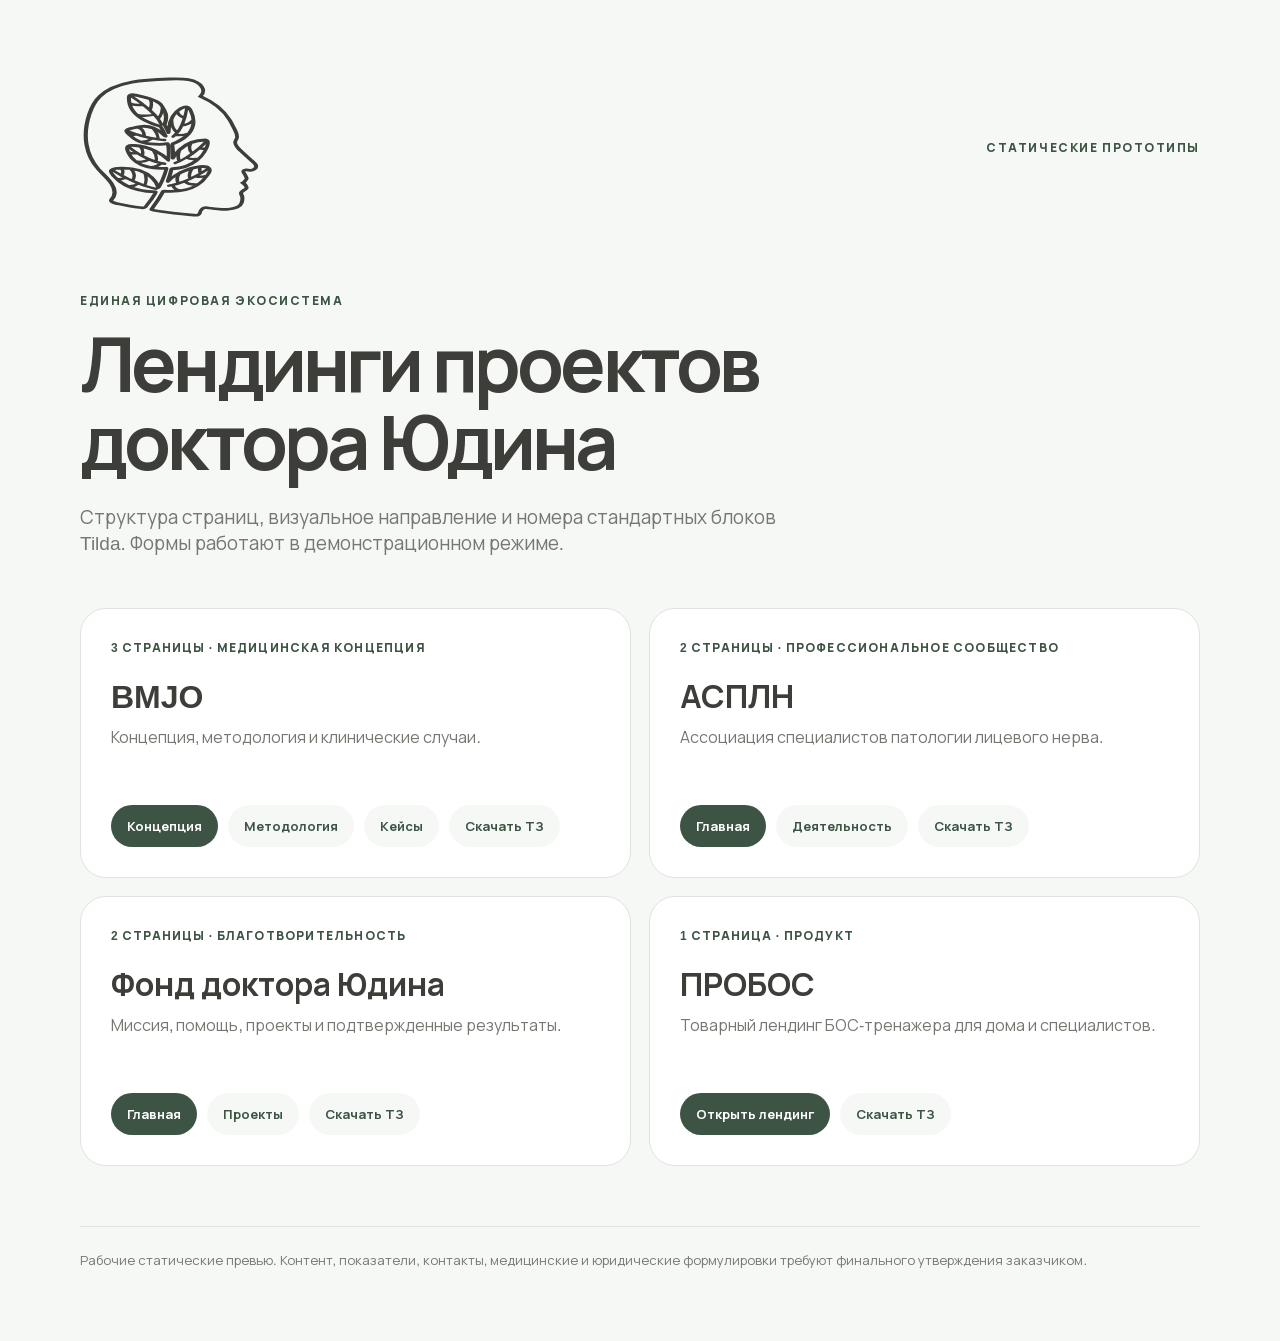
<file: index.html>
<!doctype html><html lang="ru"><head><meta charset="utf-8"><meta name="viewport" content="width=device-width,initial-scale=1"><title>Лендинги экосистемы доктора Юдина</title><style>@font-face{font-family:Manrope;src:url('bmjo/assets/manrope.woff2')}*{box-sizing:border-box}body{margin:0;background:#f6f8f6;color:#3d3d39;font-family:Manrope,Arial,sans-serif}.wrap{width:min(1120px,calc(100% - 36px));margin:auto;padding:72px 0}header{display:flex;align-items:center;justify-content:space-between;margin-bottom:70px}header img{width:180px}.label{color:#3d5445;text-transform:uppercase;letter-spacing:.13em;font-size:12px;font-weight:800}h1{font-size:clamp(42px,7vw,76px);line-height:1.02;letter-spacing:-.05em;max-width:900px;margin:16px 0 24px}.lead{font-size:19px;color:#777772;max-width:700px;margin-bottom:52px}.grid{display:grid;grid-template-columns:1fr 1fr;gap:18px}.card{background:#fff;border:1px solid #dfe4df;border-radius:26px;padding:30px;min-height:270px;display:flex;flex-direction:column}.card span{font-size:12px;color:#3d5445;font-weight:800;letter-spacing:.1em;text-transform:uppercase}.card h2{font-size:32px;margin:18px 0 8px}.card p{color:#777772;margin:0 0 28px}.links{display:flex;gap:10px;flex-wrap:wrap;margin-top:auto}.links a{padding:12px 16px;border-radius:99px;background:#3d5445;color:white;text-decoration:none;font-size:13px;font-weight:700}.links a.alt{background:#f6f8f6;color:#3d5445}footer{border-top:1px solid #dfe4df;margin-top:60px;padding-top:24px;color:#777772;font-size:13px}@media(max-width:700px){.grid{grid-template-columns:1fr}.wrap{padding-top:32px}header{margin-bottom:50px}.card{min-height:0}}</style></head><body><div class="wrap"><header><img src="bmjo/assets/logo-clinic.svg" alt="Клиника Юдина"><span class="label">Статические прототипы</span></header><main><div class="label">Единая цифровая экосистема</div><h1>Лендинги проектов доктора Юдина</h1><p class="lead">Структура страниц, визуальное направление и номера стандартных блоков Tilda. Формы работают в демонстрационном режиме.</p><div class="grid">
<article class="card"><span>3 страницы · медицинская концепция</span><h2>BMJO</h2><p>Концепция, методология и клинические случаи.</p><div class="links"><a href="bmjo/">Концепция</a><a class="alt" href="bmjo/methodology.html">Методология</a><a class="alt" href="bmjo/cases.html">Кейсы</a><a class="alt" href="docs/ТЗ_BMJO_лендинг_Tilda_обновленное.docx">Скачать ТЗ</a></div></article>
<article class="card"><span>2 страницы · профессиональное сообщество</span><h2>АСПЛН</h2><p>Ассоциация специалистов патологии лицевого нерва.</p><div class="links"><a href="aspln/">Главная</a><a class="alt" href="aspln/activity.html">Деятельность</a><a class="alt" href="docs/ТЗ_АСПЛН_Tilda.docx">Скачать ТЗ</a></div></article>
<article class="card"><span>2 страницы · благотворительность</span><h2>Фонд доктора Юдина</h2><p>Миссия, помощь, проекты и подтвержденные результаты.</p><div class="links"><a href="foundation/">Главная</a><a class="alt" href="foundation/projects.html">Проекты</a><a class="alt" href="docs/ТЗ_Фонд_доктора_Юдина_Tilda.docx">Скачать ТЗ</a></div></article>
<article class="card"><span>1 страница · продукт</span><h2>ПРОБОС</h2><p>Товарный лендинг БОС-тренажера для дома и специалистов.</p><div class="links"><a href="probos/">Открыть лендинг</a><a class="alt" href="docs/ТЗ_ПРОБОС_Tilda.docx">Скачать ТЗ</a></div></article></div></main><footer>Рабочие статические превью. Контент, показатели, контакты, медицинские и юридические формулировки требуют финального утверждения заказчиком.</footer></div></body></html>
</file>
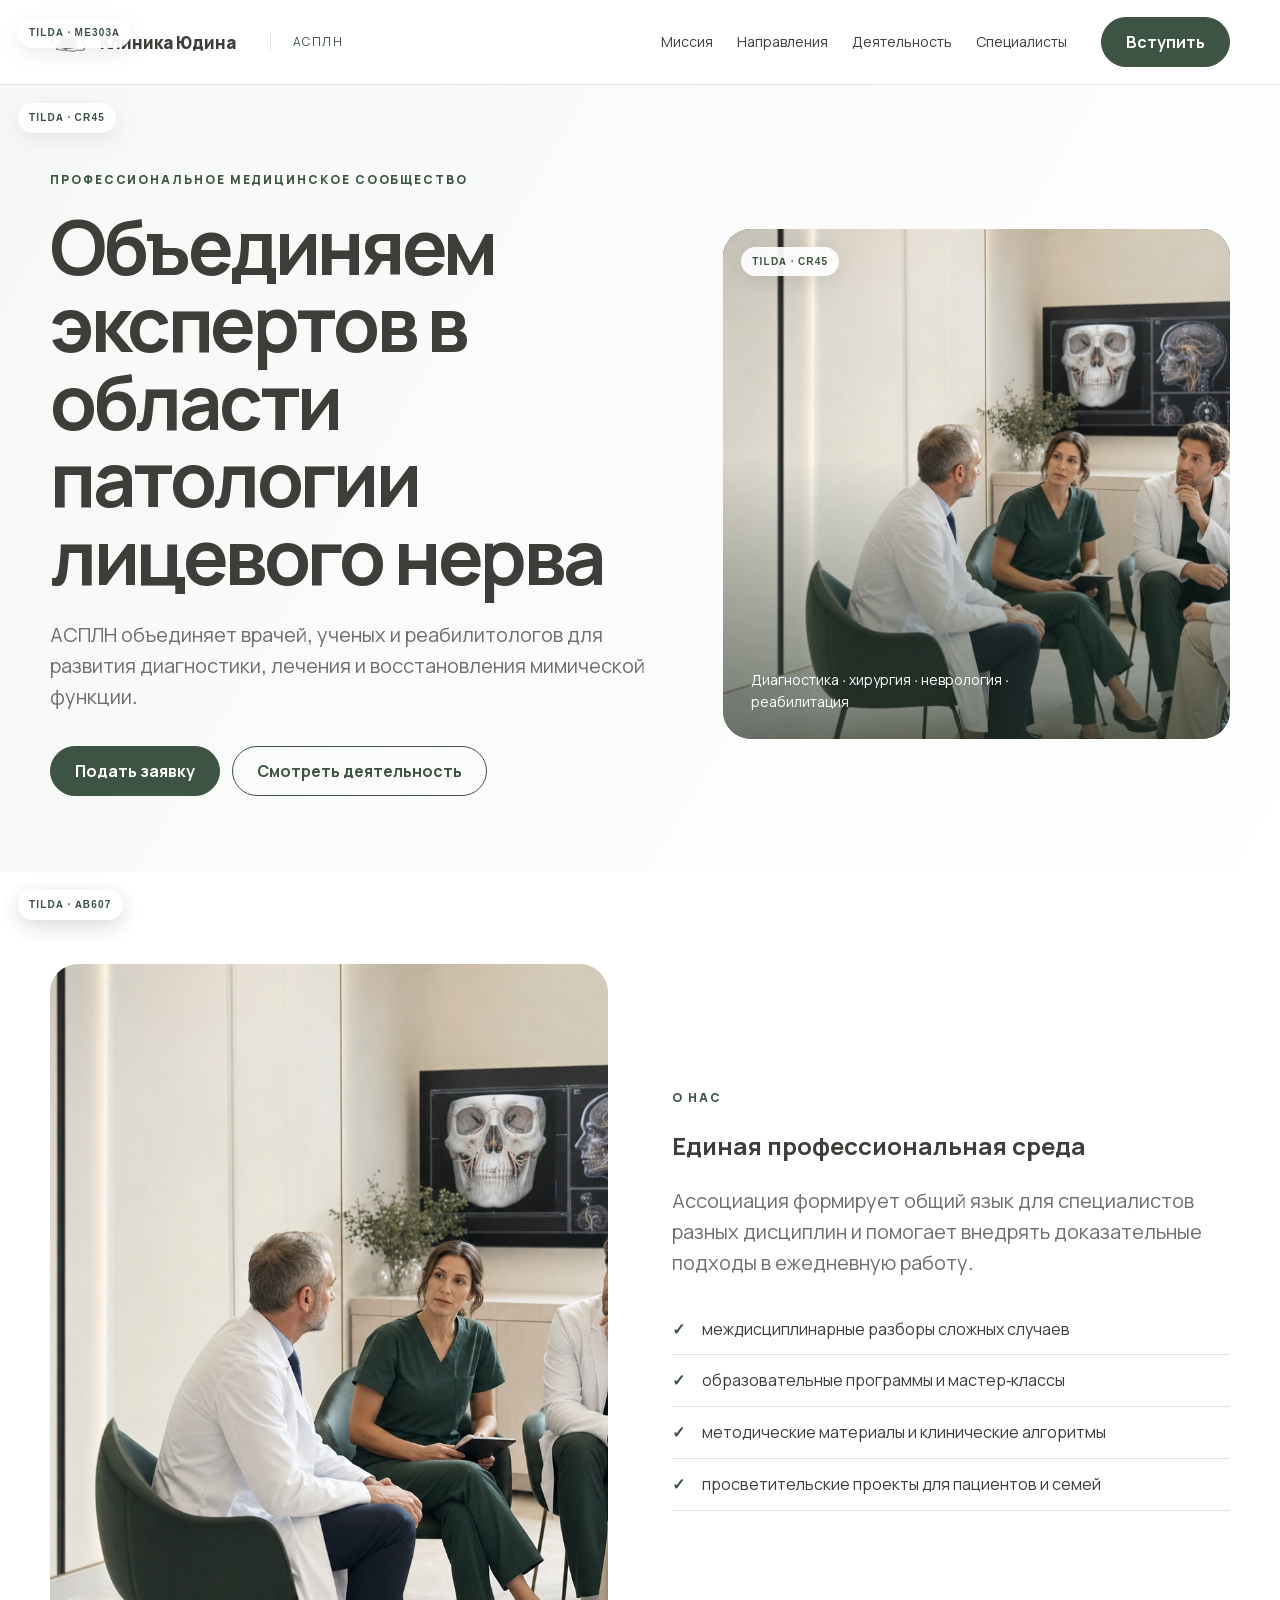
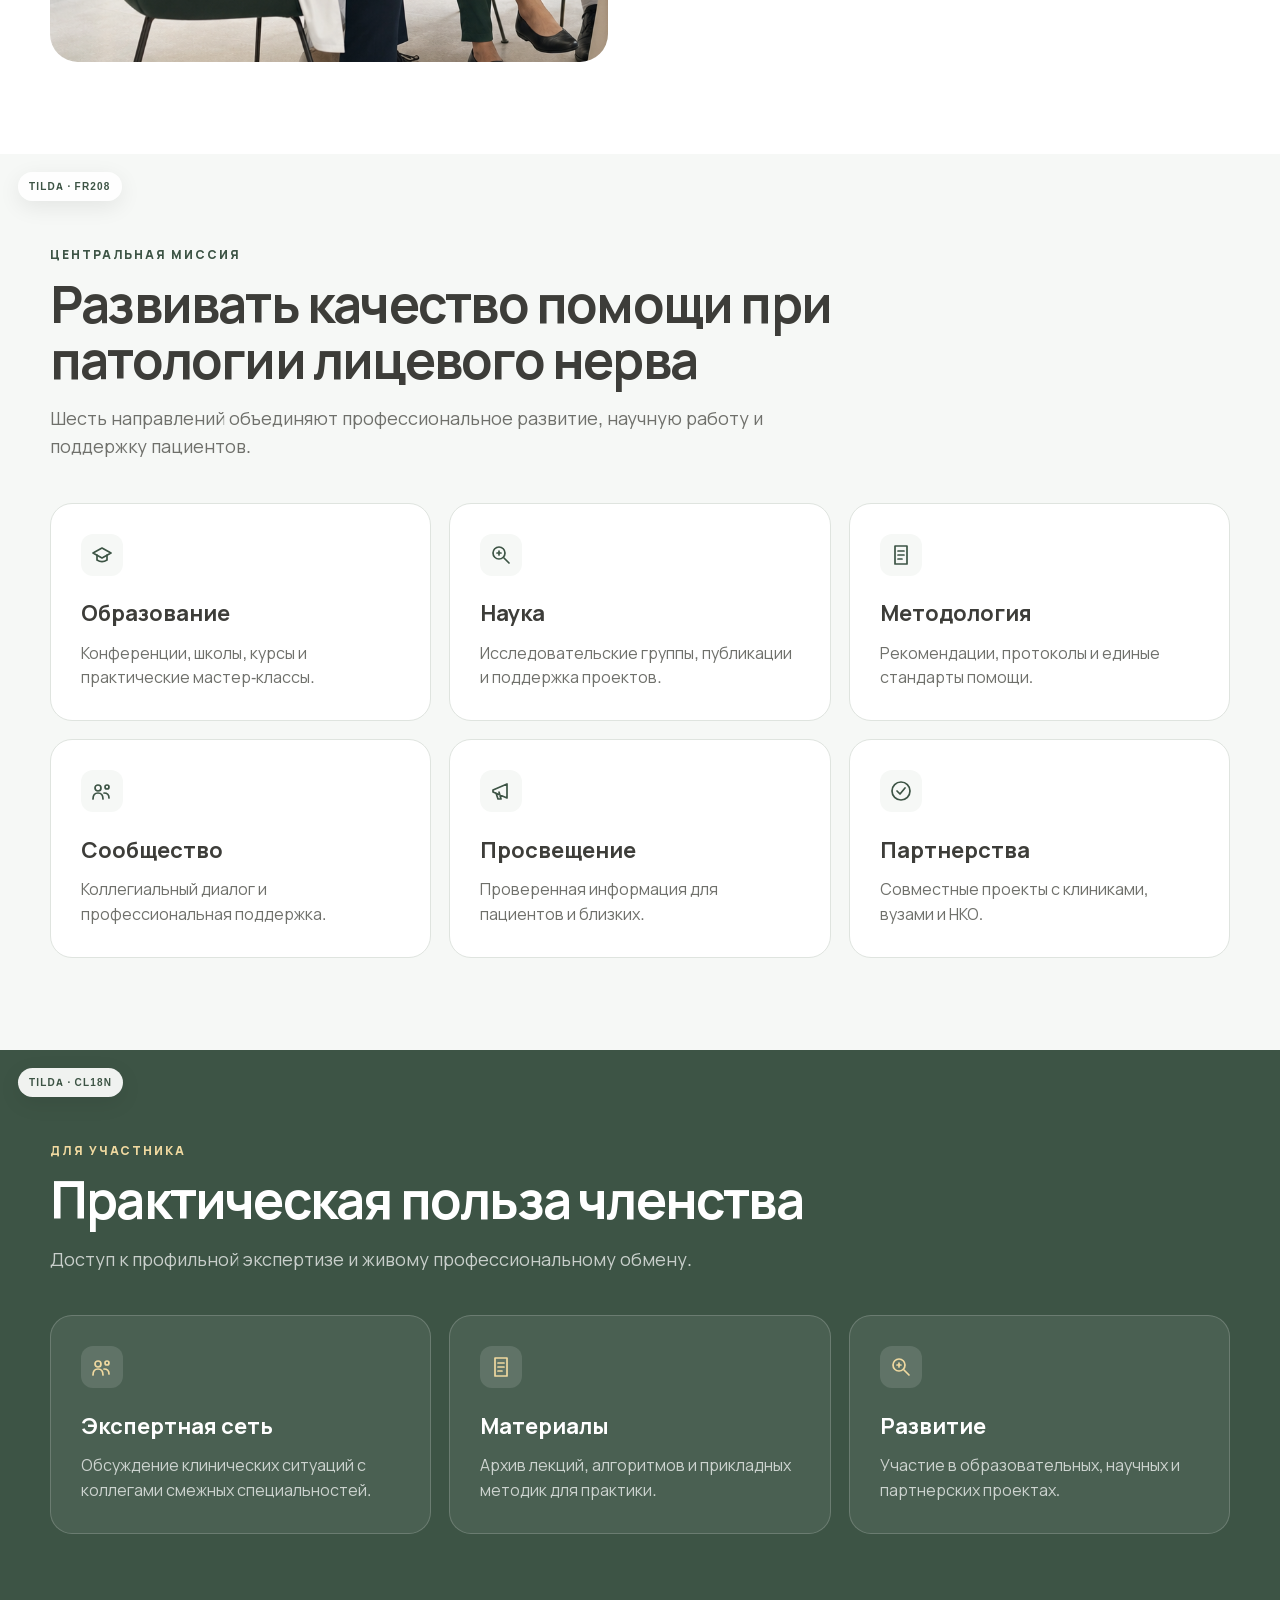
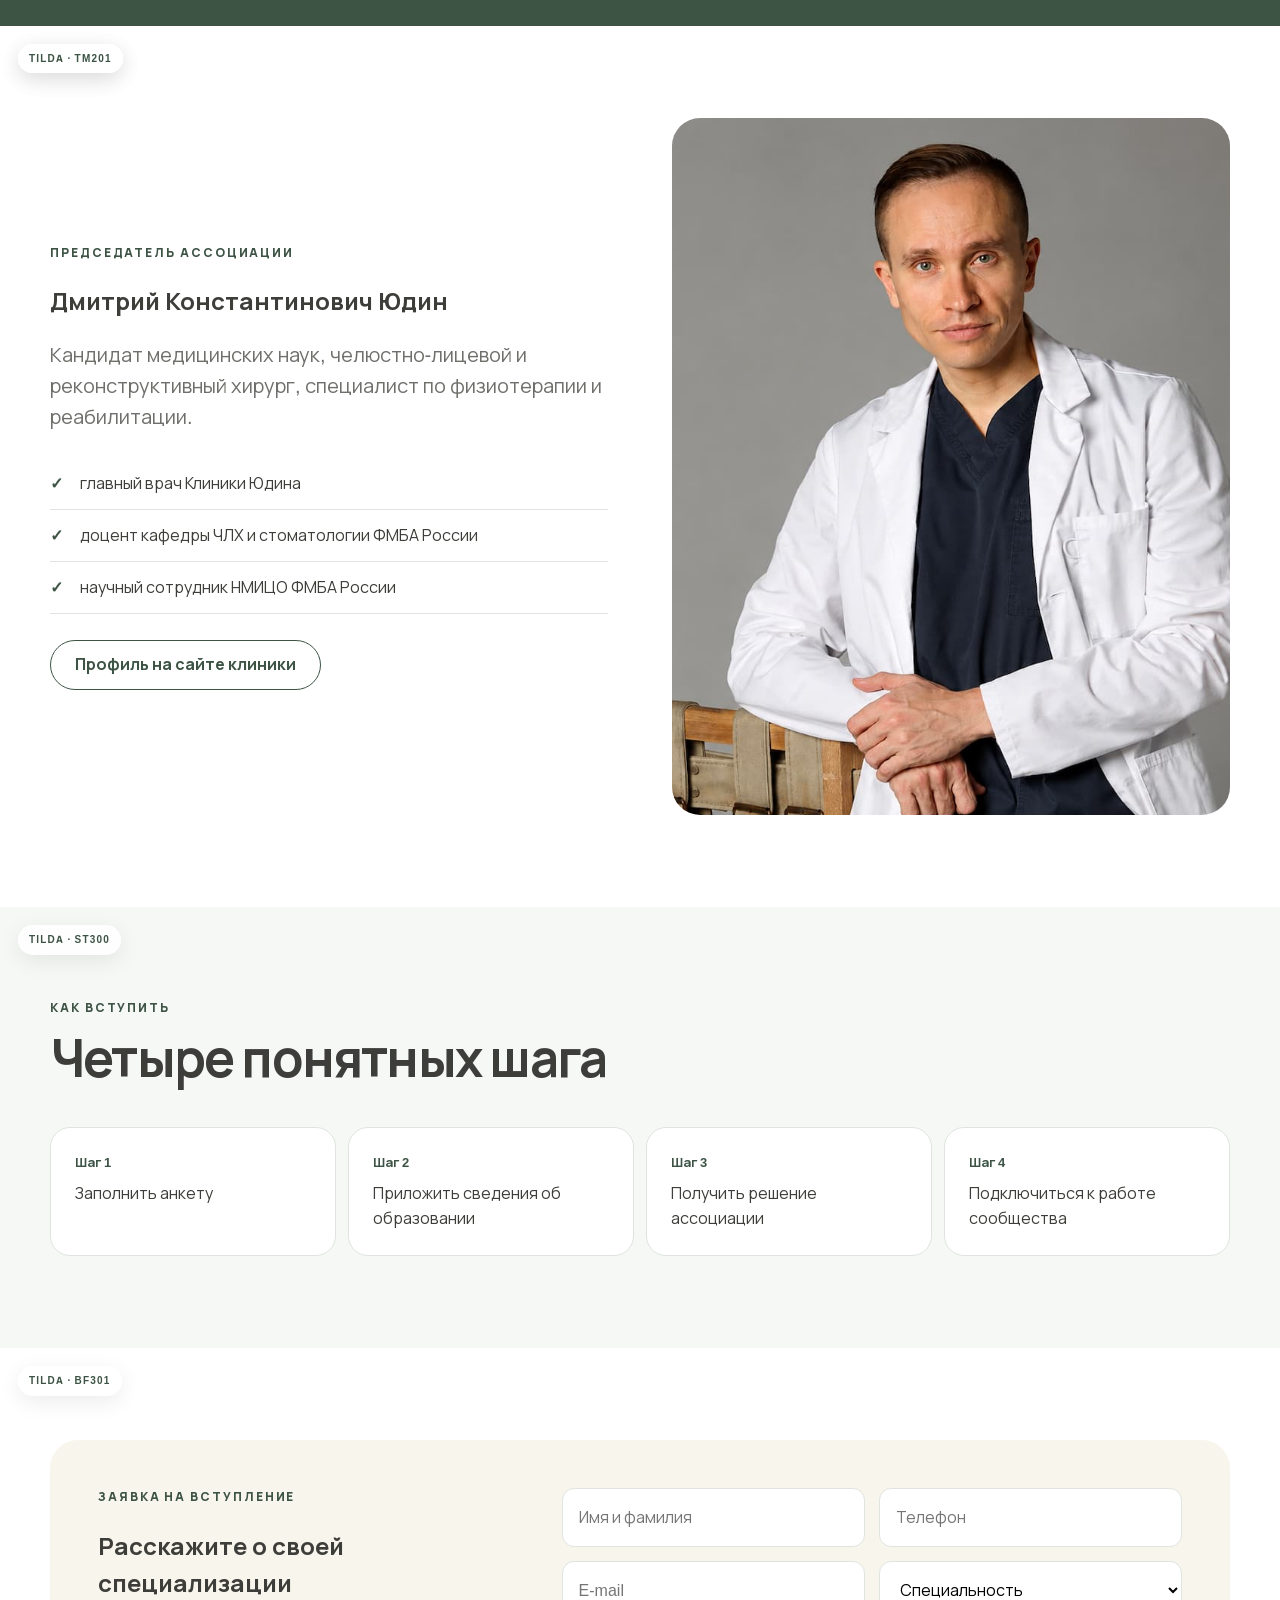
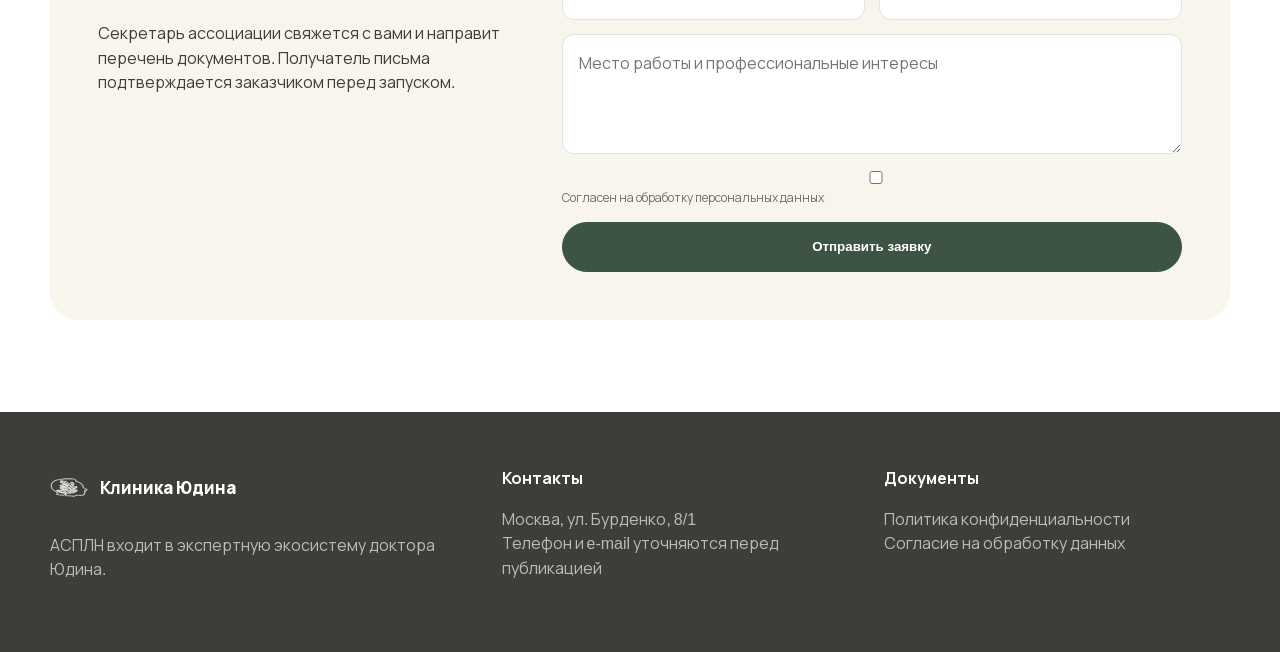
<file: aspln/index.html>
<!doctype html><html lang="ru"><head><meta charset="utf-8"><meta name="viewport" content="width=device-width,initial-scale=1"><title>АСПЛН: Ассоциация специалистов патологии лицевого нерва</title><meta name="description" content="Профессиональное объединение врачей, исследователей и реабилитологов в области патологии лицевого нерва."><link rel="stylesheet" href="styles.css"></head><body>
<header class="header"><div class="container header-in"><a class="clinic-logo" href="https://yudinclinic.ru/"><img src="assets/logo-clinic.svg" alt=""><span>Клиника Юдина</span></a><span class="project-mark">АСПЛН</span><nav class="nav"><a href="#mission">Миссия</a><a href="#directions">Направления</a><a href="activity.html">Деятельность</a><a href="#team">Специалисты</a></nav><a class="btn" href="#join">Вступить</a></div><span class="block">Tilda · ME303A</span></header>
<main><section class="hero"><div class="container grid"><div><div class="eyebrow">Профессиональное медицинское сообщество</div><h1>Объединяем экспертов в области патологии лицевого нерва</h1><p class="lead">АСПЛН объединяет врачей, ученых и реабилитологов для развития диагностики, лечения и восстановления мимической функции.</p><div class="actions"><a class="btn" href="#join">Подать заявку</a><a class="btn alt" href="activity.html">Смотреть деятельность</a></div></div><div class="visual"><img src="assets/aspln-team-generated.png" alt="Междисциплинарная медицинская команда обсуждает клинический случай"><div class="visual-note">Диагностика · хирургия · неврология · реабилитация</div><span class="block">Tilda · CR45</span></div></div><span class="block">Tilda · CR45</span></section>
<section id="mission"><div class="container split"><div class="portrait"><img src="assets/aspln-team-generated.png" alt="Специалисты обсуждают данные диагностики"><span class="block">Tilda · AB607</span></div><div><div class="eyebrow">О нас</div><h2>Единая профессиональная среда</h2><p class="lead">Ассоциация формирует общий язык для специалистов разных дисциплин и помогает внедрять доказательные подходы в ежедневную работу.</p><ul class="ticks"><li>междисциплинарные разборы сложных случаев</li><li>образовательные программы и мастер-классы</li><li>методические материалы и клинические алгоритмы</li><li>просветительские проекты для пациентов и семей</li></ul></div></div><span class="block">Tilda · AB607</span></section>
<section id="directions" class="pale"><div class="container"><div class="section-head"><div class="eyebrow">Центральная миссия</div><h2>Развивать качество помощи при патологии лицевого нерва</h2><p>Шесть направлений объединяют профессиональное развитие, научную работу и поддержку пациентов.</p></div><div class="cards"><article class="card"><svg class="icon"><use href="assets/icons.svg#education"/></svg><h3>Образование</h3><p>Конференции, школы, курсы и практические мастер-классы.</p></article><article class="card"><svg class="icon"><use href="assets/icons.svg#research"/></svg><h3>Наука</h3><p>Исследовательские группы, публикации и поддержка проектов.</p></article><article class="card"><svg class="icon"><use href="assets/icons.svg#methods"/></svg><h3>Методология</h3><p>Рекомендации, протоколы и единые стандарты помощи.</p></article><article class="card"><svg class="icon"><use href="assets/icons.svg#community"/></svg><h3>Сообщество</h3><p>Коллегиальный диалог и профессиональная поддержка.</p></article><article class="card"><svg class="icon"><use href="assets/icons.svg#outreach"/></svg><h3>Просвещение</h3><p>Проверенная информация для пациентов и близких.</p></article><article class="card"><svg class="icon"><use href="assets/icons.svg#partners"/></svg><h3>Партнерства</h3><p>Совместные проекты с клиниками, вузами и НКО.</p></article></div></div><span class="block">Tilda · FR208</span></section>
<section class="dark"><div class="container"><div class="section-head"><div class="eyebrow" style="color:var(--gold)">Для участника</div><h2>Практическая польза членства</h2><p>Доступ к профильной экспертизе и живому профессиональному обмену.</p></div><div class="cards"><article class="card"><svg class="icon"><use href="assets/icons.svg#community"/></svg><h3>Экспертная сеть</h3><p>Обсуждение клинических ситуаций с коллегами смежных специальностей.</p></article><article class="card"><svg class="icon"><use href="assets/icons.svg#methods"/></svg><h3>Материалы</h3><p>Архив лекций, алгоритмов и прикладных методик для практики.</p></article><article class="card"><svg class="icon"><use href="assets/icons.svg#research"/></svg><h3>Развитие</h3><p>Участие в образовательных, научных и партнерских проектах.</p></article></div></div><span class="block">Tilda · CL18N</span></section>
<section id="team"><div class="container split"><div><div class="eyebrow">Председатель ассоциации</div><h2>Дмитрий Константинович Юдин</h2><p class="lead">Кандидат медицинских наук, челюстно-лицевой и реконструктивный хирург, специалист по физиотерапии и реабилитации.</p><ul class="ticks"><li>главный врач Клиники Юдина</li><li>доцент кафедры ЧЛХ и стоматологии ФМБА России</li><li>научный сотрудник НМИЦО ФМБА России</li></ul><a class="btn alt" href="https://yudinclinic.ru/about/doctor-yudin/">Профиль на сайте клиники</a></div><div class="portrait"><img src="assets/doctor-yudin.jpg" alt="Дмитрий Юдин"><span class="block">Tilda · TM201</span></div></div><span class="block">Tilda · TM201</span></section>
<section class="pale"><div class="container"><div class="section-head"><div class="eyebrow">Как вступить</div><h2>Четыре понятных шага</h2></div><div class="timeline"><div class="step"><b>Шаг 1</b>Заполнить анкету</div><div class="step"><b>Шаг 2</b>Приложить сведения об образовании</div><div class="step"><b>Шаг 3</b>Получить решение ассоциации</div><div class="step"><b>Шаг 4</b>Подключиться к работе сообщества</div></div></div><span class="block">Tilda · ST300</span></section>
<section id="join"><div class="container form-wrap"><div><div class="eyebrow">Заявка на вступление</div><h2>Расскажите о своей специализации</h2><p>Секретарь ассоциации свяжется с вами и направит перечень документов. Получатель письма подтверждается заказчиком перед запуском.</p></div><form><input required placeholder="Имя и фамилия"><input required type="tel" placeholder="Телефон"><input required type="email" placeholder="E-mail"><select required><option value="">Специальность</option><option>Невролог</option><option>Хирург</option><option>Реабилитолог</option><option>Стоматолог</option><option>Другая</option></select><textarea placeholder="Место работы и профессиональные интересы"></textarea><label class="wide consent"><input type="checkbox" required> Согласен на обработку персональных данных</label><button class="btn wide" type="submit">Отправить заявку</button></form></div><span class="block">Tilda · BF301</span></section></main>
<footer class="footer"><div class="container footer-grid"><div><a class="clinic-logo" href="https://yudinclinic.ru/"><img src="assets/logo-clinic.svg" alt=""><span>Клиника Юдина</span></a><p>АСПЛН входит в экспертную экосистему доктора Юдина.</p></div><div><b>Контакты</b><p>Москва, ул. Бурденко, 8/1<br>Телефон и e-mail уточняются перед публикацией</p></div><div><b>Документы</b><p>Политика конфиденциальности<br>Согласие на обработку данных</p></div></div><span class="block">Tilda · FT305</span></footer><script src="script.js"></script></body></html>
</file>
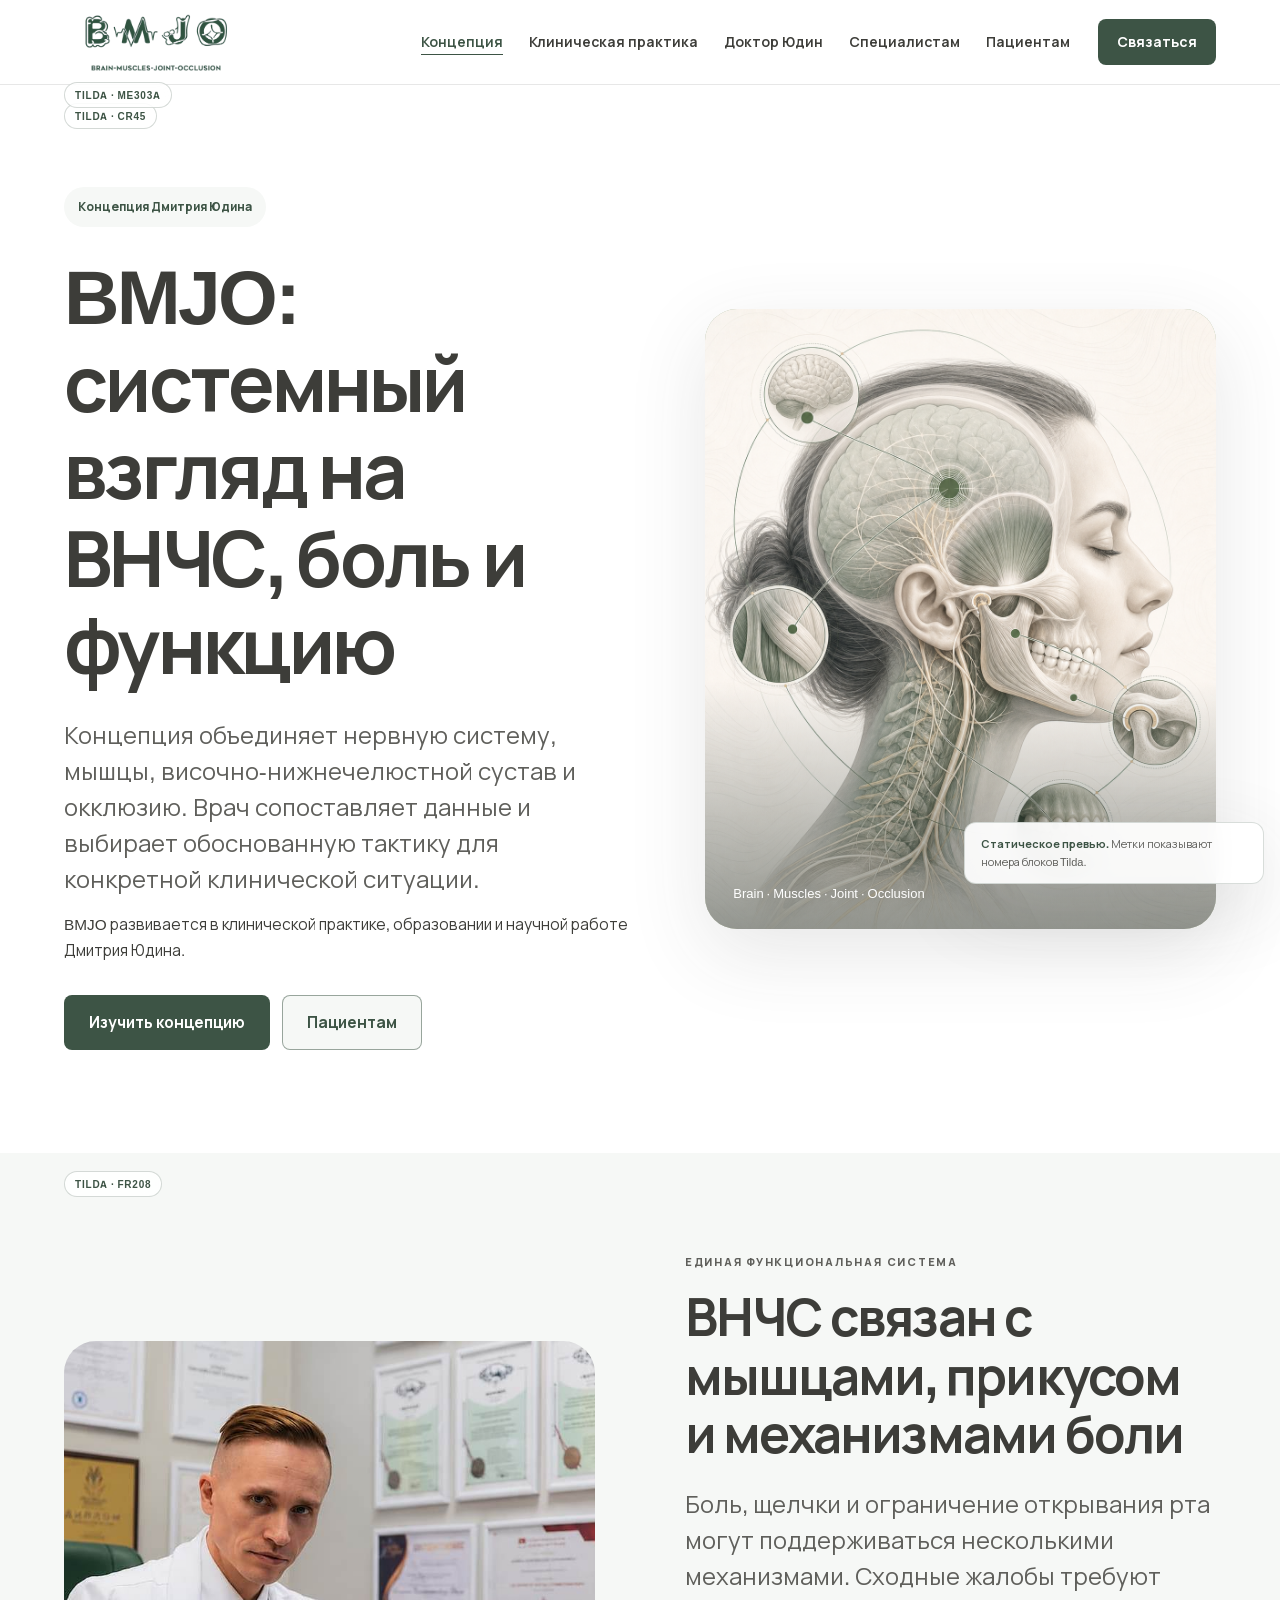
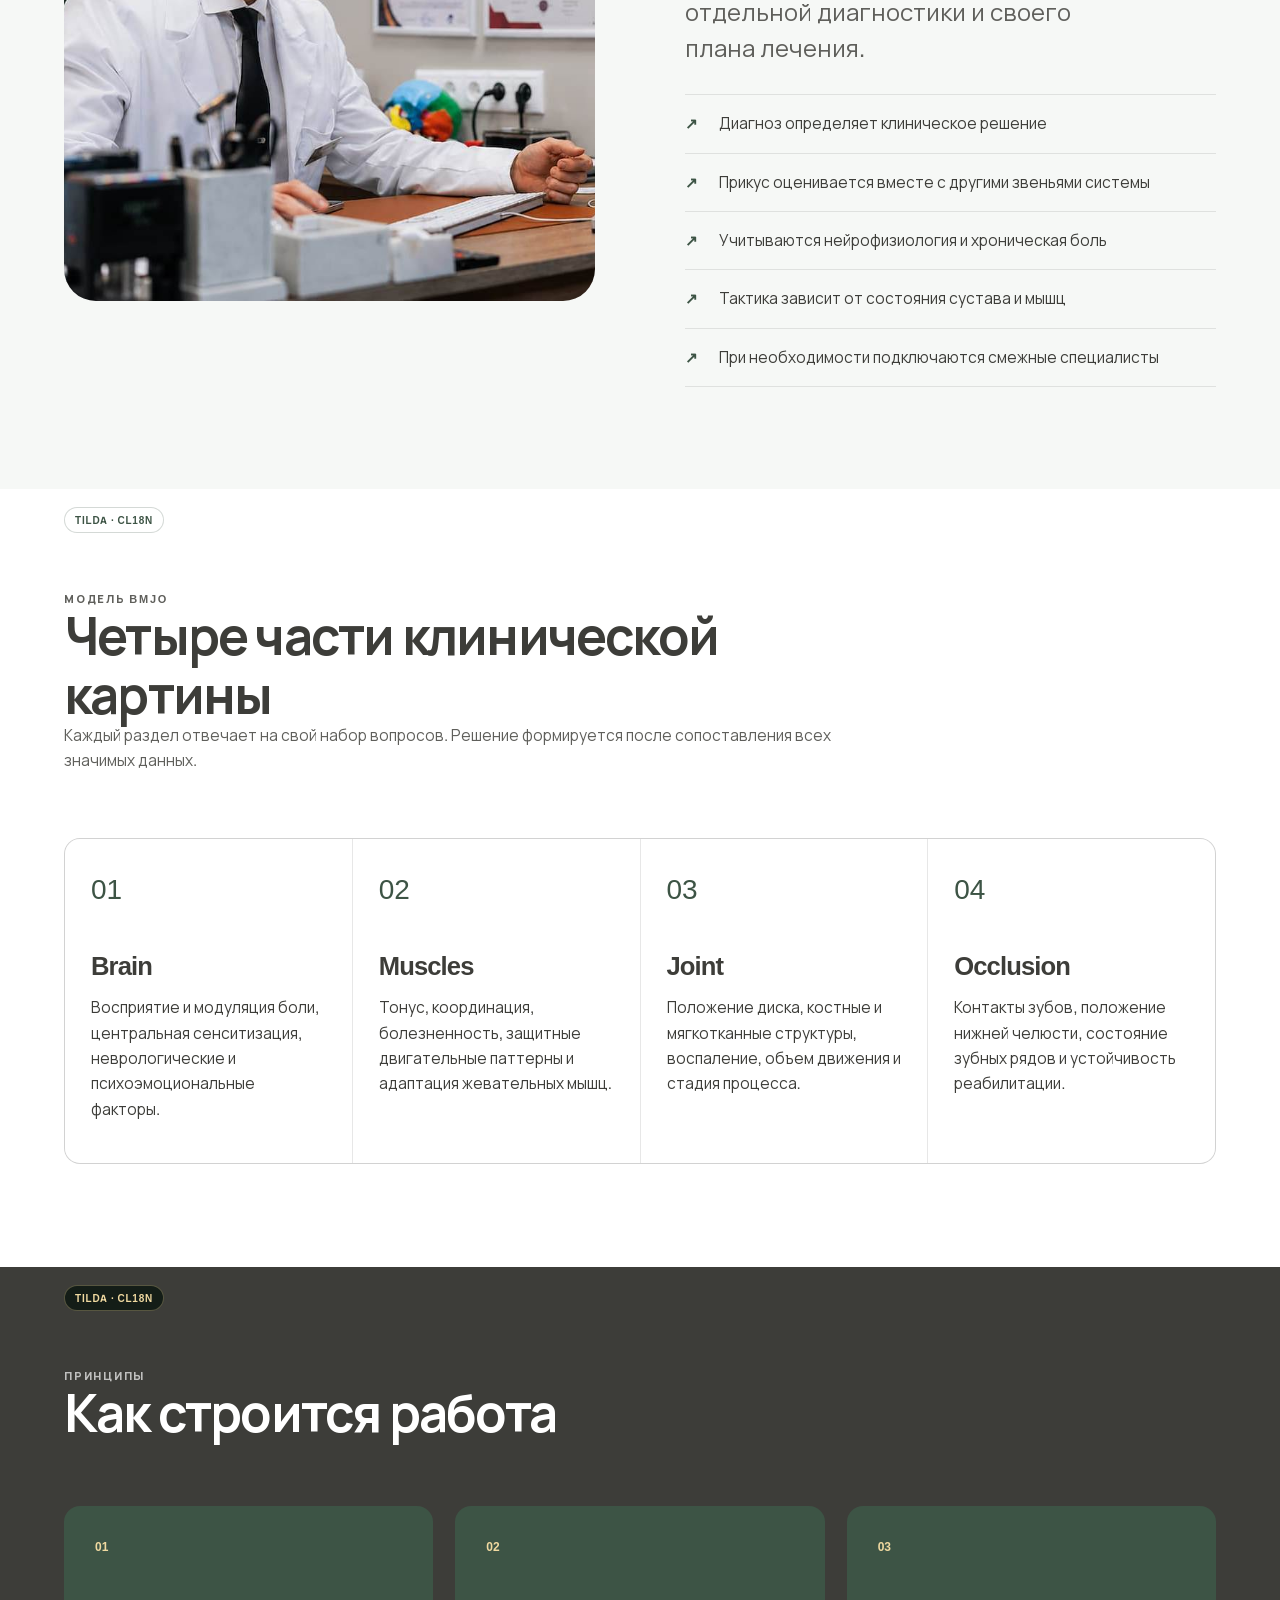
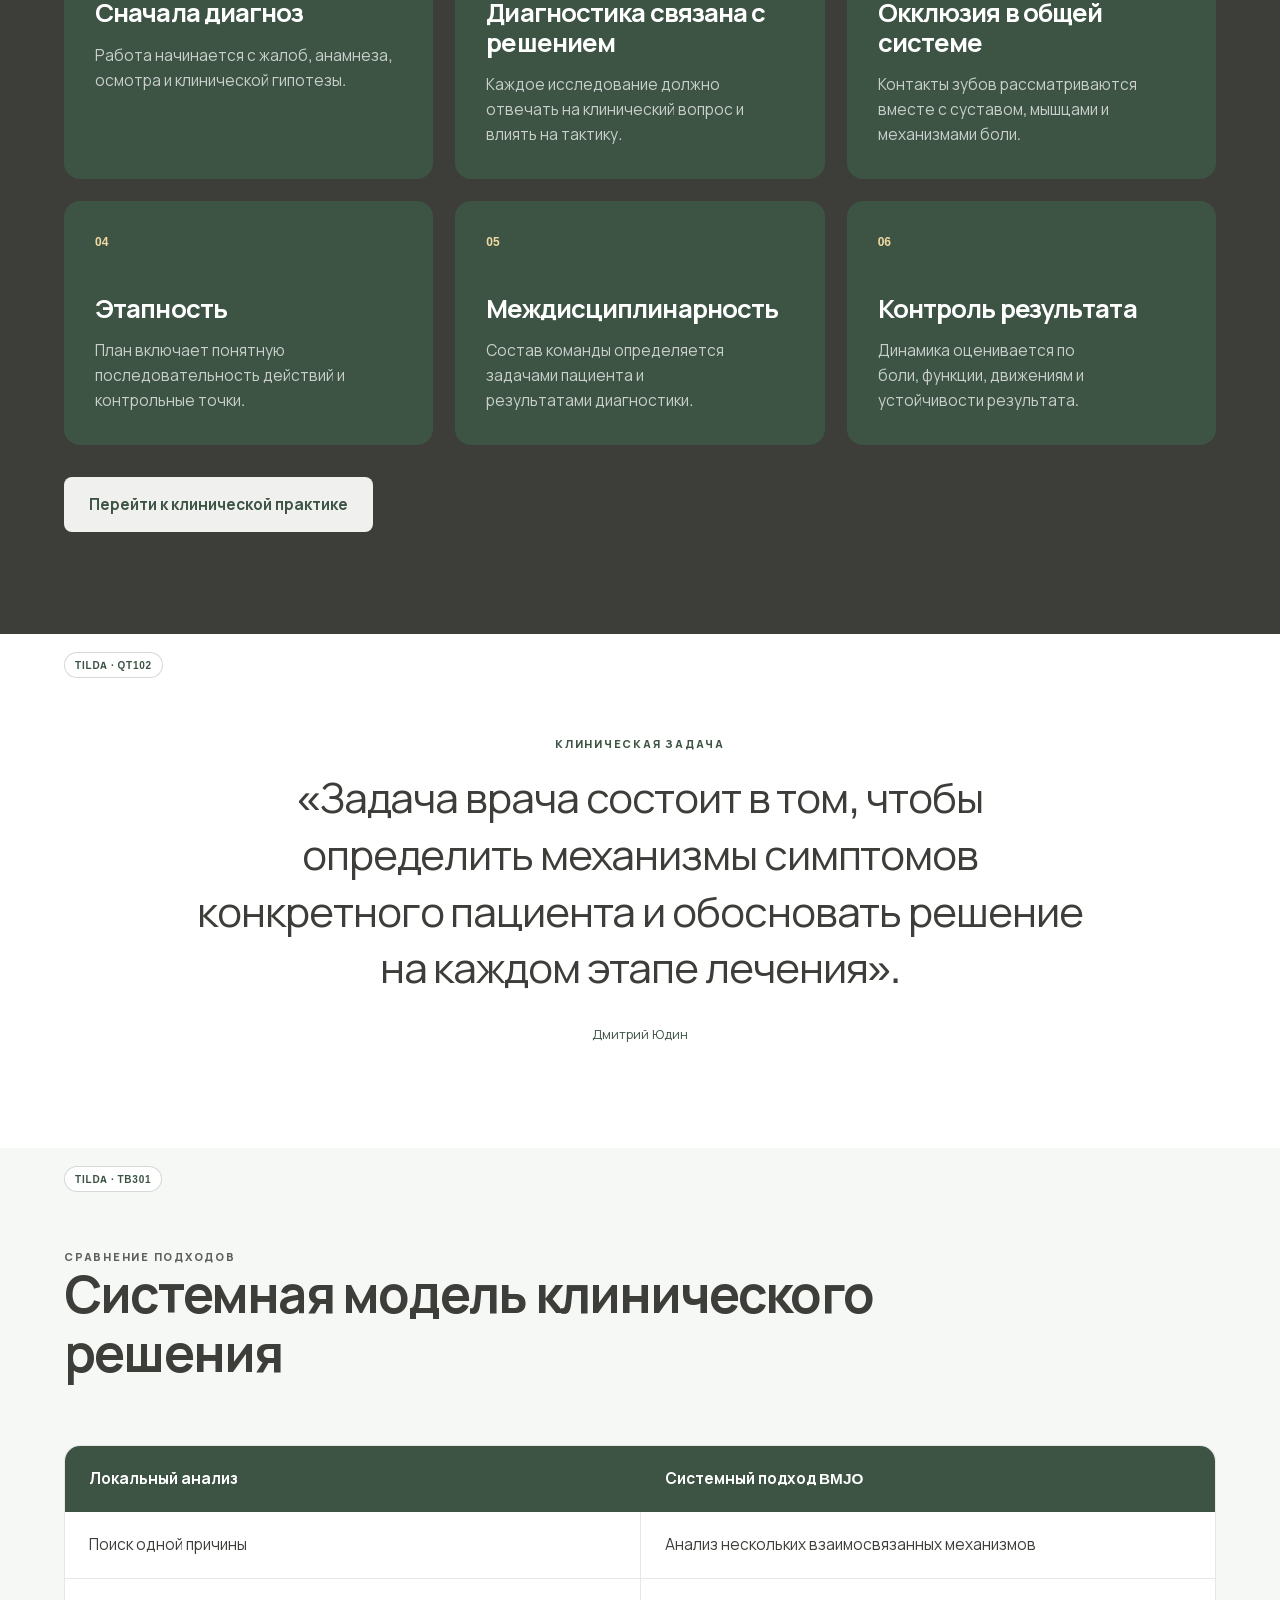
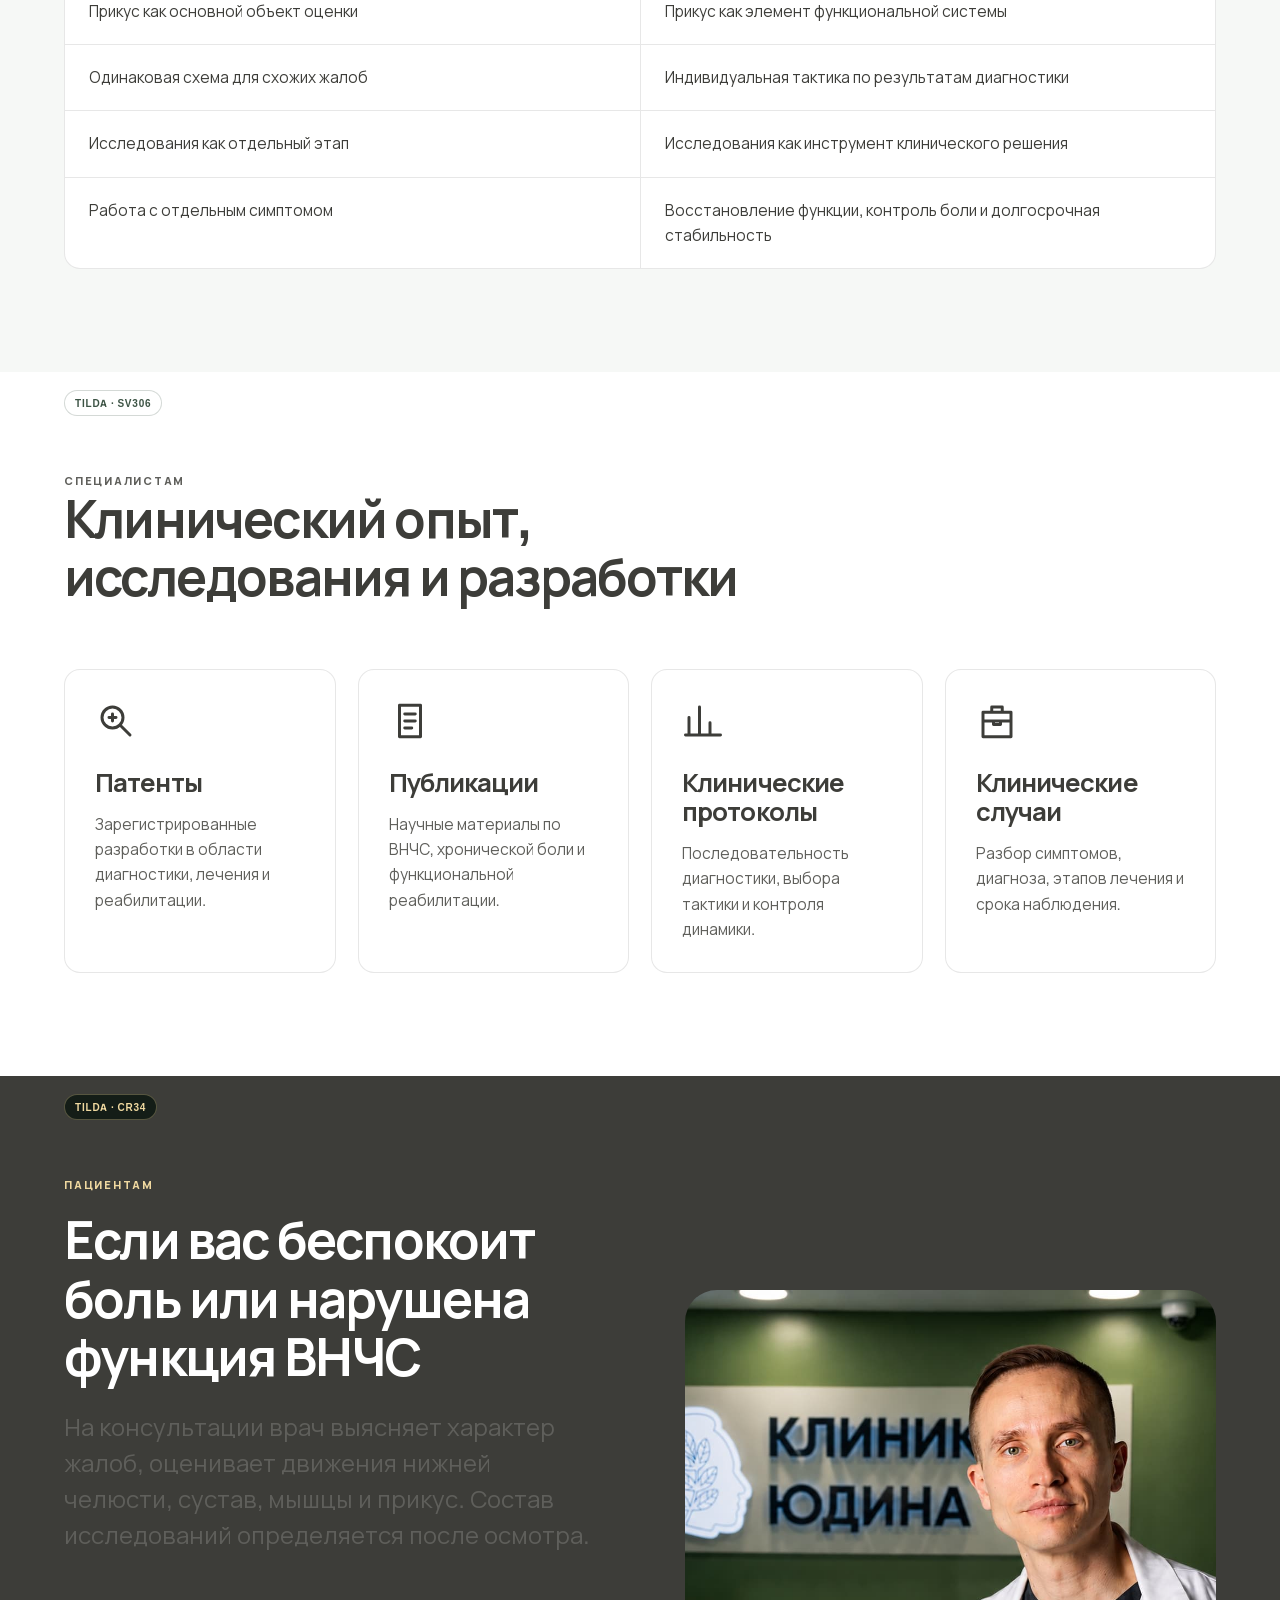
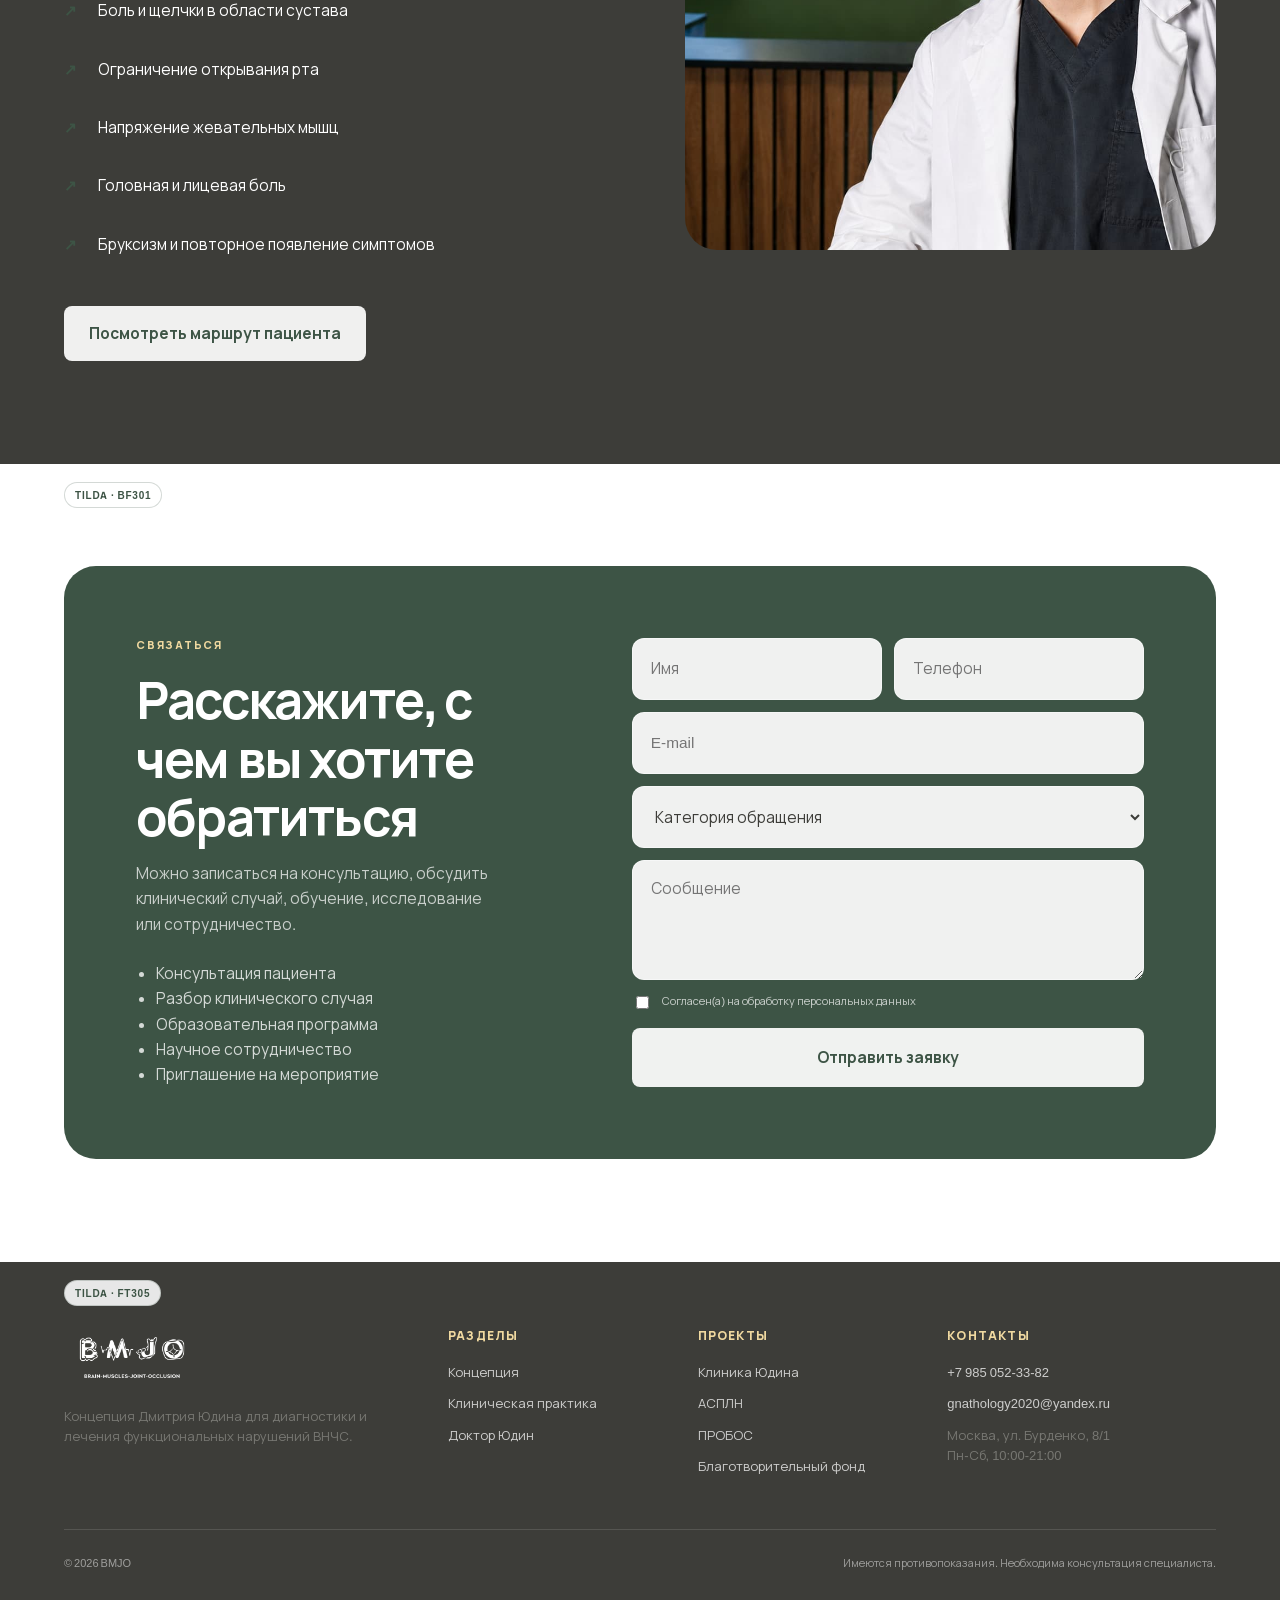
<file: bmjo/index.html>
<!doctype html>
<html lang="ru">
<head>
  <meta charset="utf-8">
  <meta name="viewport" content="width=device-width, initial-scale=1">
  <title>BMJO: системный взгляд на ВНЧС, боль и функцию</title>
  <meta name="description" content="BMJO объединяет нервную систему, мышцы, ВНЧС и окклюзию в единую модель диагностики и клинических решений.">
  <link rel="stylesheet" href="styles.css">
</head>
<body>
  <header class="site-header"><span class="block-tag">Tilda · ME303A</span><div class="container header__inner">
    <a class="brand" href="index.html" aria-label="BMJO, главная"><img class="brand__bmjo brand__bmjo--green" src="assets/bmjo-logo-green.png" alt="BMJO, Brain Muscles Joint Occlusion"></a>
    <button class="menu-toggle" type="button" aria-expanded="false" aria-label="Открыть меню">☰</button>
    <nav class="nav" aria-label="Основная навигация"><a href="index.html" aria-current="page">Концепция</a><a href="methodology.html">Клиническая практика</a><a href="cases.html">Доктор Юдин</a><a href="index.html#specialists">Специалистам</a><a href="index.html#patients">Пациентам</a></nav>
    <a class="btn header__cta" href="#consultation">Связаться</a>
  </div></header>

  <main>
    <section class="section hero"><span class="block-tag">Tilda · CR45</span><div class="container hero__grid">
      <div class="hero__copy"><span class="hero__stamp">Концепция Дмитрия Юдина</span><h1>BMJO: системный взгляд на ВНЧС, боль и функцию</h1><p class="lead">Концепция объединяет нервную систему, мышцы, височно-нижнечелюстной сустав и окклюзию. Врач сопоставляет данные и выбирает обоснованную тактику для конкретной клинической ситуации.</p><p>BMJO развивается в клинической практике, образовании и научной работе Дмитрия Юдина.</p><div class="actions"><a class="btn" href="#concept">Изучить концепцию</a><a class="btn btn--secondary" href="#patients">Пациентам</a></div></div>
      <div class="hero__media hero__media--concept"><img src="assets/bmjo-system-hero.png" alt="Схема взаимосвязи нервной системы, мышц, сустава и окклюзии"><div class="hero__caption">Brain · Muscles · Joint · Occlusion</div></div>
    </div></section>

    <section class="section section--mist"><span class="block-tag">Tilda · FR208</span><div class="container split"><div class="split__media"><img src="assets/bmjo-detail.jpg" alt="Клиническая диагностика ВНЧС"></div><div class="split__copy"><p class="eyebrow">Единая функциональная система</p><h2>ВНЧС связан с мышцами, прикусом и механизмами боли</h2><p class="lead">Боль, щелчки и ограничение открывания рта могут поддерживаться несколькими механизмами. Сходные жалобы требуют отдельной диагностики и своего плана лечения.</p><ul class="checklist"><li>Диагноз определяет клиническое решение</li><li>Прикус оценивается вместе с другими звеньями системы</li><li>Учитываются нейрофизиология и хроническая боль</li><li>Тактика зависит от состояния сустава и мышц</li><li>При необходимости подключаются смежные специалисты</li></ul></div></div></section>

    <section class="section" id="concept"><span class="block-tag">Tilda · CL18N</span><div class="container"><div class="section__head"><p class="eyebrow">Модель BMJO</p><h2>Четыре части клинической картины</h2><p>Каждый раздел отвечает на свой набор вопросов. Решение формируется после сопоставления всех значимых данных.</p></div><div class="system-map system-map--4">
      <article class="system-map__item"><span>01</span><h3>Brain</h3><p>Восприятие и модуляция боли, центральная сенситизация, неврологические и психоэмоциональные факторы.</p></article>
      <article class="system-map__item"><span>02</span><h3>Muscles</h3><p>Тонус, координация, болезненность, защитные двигательные паттерны и адаптация жевательных мышц.</p></article>
      <article class="system-map__item"><span>03</span><h3>Joint</h3><p>Положение диска, костные и мягкотканные структуры, воспаление, объем движения и стадия процесса.</p></article>
      <article class="system-map__item"><span>04</span><h3>Occlusion</h3><p>Контакты зубов, положение нижней челюсти, состояние зубных рядов и устойчивость реабилитации.</p></article>
    </div></div></section>

    <section class="section section--dark"><span class="block-tag">Tilda · CL18N</span><div class="container"><div class="section__head"><p class="eyebrow">Принципы</p><h2>Как строится работа</h2></div><div class="cards cards--3">
      <article class="card card--dark"><span class="card__number">01</span><h3>Сначала диагноз</h3><p>Работа начинается с жалоб, анамнеза, осмотра и клинической гипотезы.</p></article>
      <article class="card card--dark"><span class="card__number">02</span><h3>Диагностика связана с решением</h3><p>Каждое исследование должно отвечать на клинический вопрос и влиять на тактику.</p></article>
      <article class="card card--dark"><span class="card__number">03</span><h3>Окклюзия в общей системе</h3><p>Контакты зубов рассматриваются вместе с суставом, мышцами и механизмами боли.</p></article>
      <article class="card card--dark"><span class="card__number">04</span><h3>Этапность</h3><p>План включает понятную последовательность действий и контрольные точки.</p></article>
      <article class="card card--dark"><span class="card__number">05</span><h3>Междисциплинарность</h3><p>Состав команды определяется задачами пациента и результатами диагностики.</p></article>
      <article class="card card--dark"><span class="card__number">06</span><h3>Контроль результата</h3><p>Динамика оценивается по боли, функции, движениям и устойчивости результата.</p></article>
    </div><div class="actions"><a class="btn btn--white" href="methodology.html">Перейти к клинической практике</a></div></div></section>

    <section class="section"><span class="block-tag">Tilda · QT102</span><div class="container quote quote--light"><p class="eyebrow">Клиническая задача</p><blockquote>«Задача врача состоит в том, чтобы определить механизмы симптомов конкретного пациента и обосновать решение на каждом этапе лечения».</blockquote><cite>Дмитрий Юдин</cite></div></section>

    <section class="section section--mist"><span class="block-tag">Tilda · TB301</span><div class="container"><div class="section__head"><p class="eyebrow">Сравнение подходов</p><h2>Системная модель клинического решения</h2></div><div class="compare-table" role="table"><div class="compare-row compare-row--head"><strong>Локальный анализ</strong><strong>Системный подход BMJO</strong></div><div class="compare-row"><span>Поиск одной причины</span><span>Анализ нескольких взаимосвязанных механизмов</span></div><div class="compare-row"><span>Прикус как основной объект оценки</span><span>Прикус как элемент функциональной системы</span></div><div class="compare-row"><span>Одинаковая схема для схожих жалоб</span><span>Индивидуальная тактика по результатам диагностики</span></div><div class="compare-row"><span>Исследования как отдельный этап</span><span>Исследования как инструмент клинического решения</span></div><div class="compare-row"><span>Работа с отдельным симптомом</span><span>Восстановление функции, контроль боли и долгосрочная стабильность</span></div></div></div></section>

    <section class="section" id="specialists"><span class="block-tag">Tilda · SV306</span><div class="container"><div class="section__head"><p class="eyebrow">Специалистам</p><h2>Клинический опыт, исследования и разработки</h2></div><div class="cards cards--4"><article class="card"><svg class="icon"><use href="assets/icons.svg#research"></use></svg><h3>Патенты</h3><p>Зарегистрированные разработки в области диагностики, лечения и реабилитации.</p></article><article class="card"><svg class="icon"><use href="assets/icons.svg#methods"></use></svg><h3>Публикации</h3><p>Научные материалы по ВНЧС, хронической боли и функциональной реабилитации.</p></article><article class="card"><svg class="icon"><use href="assets/icons.svg#chart"></use></svg><h3>Клинические протоколы</h3><p>Последовательность диагностики, выбора тактики и контроля динамики.</p></article><article class="card"><svg class="icon"><use href="assets/icons.svg#professional"></use></svg><h3>Клинические случаи</h3><p>Разбор симптомов, диагноза, этапов лечения и срока наблюдения.</p></article></div></div></section>

    <section class="section section--dark" id="patients"><span class="block-tag">Tilda · CR34</span><div class="container split"><div class="split__copy"><p class="eyebrow">Пациентам</p><h2>Если вас беспокоит боль или нарушена функция ВНЧС</h2><p class="lead">На консультации врач выясняет характер жалоб, оценивает движения нижней челюсти, сустав, мышцы и прикус. Состав исследований определяется после осмотра.</p><ul class="checklist checklist--light"><li>Боль и щелчки в области сустава</li><li>Ограничение открывания рта</li><li>Напряжение жевательных мышц</li><li>Головная и лицевая боль</li><li>Бруксизм и повторное появление симптомов</li></ul><div class="actions"><a class="btn btn--white" href="methodology.html#patient-route">Посмотреть маршрут пациента</a></div></div><div class="split__media"><img src="assets/hero-clinic.jpg" alt="Консультация в Клинике Юдина"></div></div></section>

    <section class="section" id="consultation"><span class="block-tag">Tilda · BF301</span><div class="container cta-panel"><div><p class="eyebrow">Связаться</p><h2>Расскажите, с чем вы хотите обратиться</h2><p>Можно записаться на консультацию, обсудить клинический случай, обучение, исследование или сотрудничество.</p><ul class="contact-topics"><li>Консультация пациента</li><li>Разбор клинического случая</li><li>Образовательная программа</li><li>Научное сотрудничество</li><li>Приглашение на мероприятие</li></ul></div><form class="form"><div class="form__row"><input name="name" placeholder="Имя" required><input name="phone" type="tel" placeholder="Телефон" required></div><input name="email" type="email" placeholder="E-mail" required><select name="category" required><option value="">Категория обращения</option><option>Пациент</option><option>Специалист</option><option>Организация</option></select><textarea name="message" placeholder="Сообщение"></textarea><label class="form__consent"><input type="checkbox" required><span>Согласен(а) на обработку персональных данных</span></label><button class="btn btn--white" type="submit">Отправить заявку</button><div class="form__success">Спасибо. Заявка принята.</div></form></div></section>
  </main>

  <footer class="site-footer" id="contacts"><span class="block-tag">Tilda · FT305</span><div class="container"><div class="footer__grid"><div><img class="footer__bmjo" src="assets/bmjo-logo-green.png" alt="BMJO"><p class="small">Концепция Дмитрия Юдина для диагностики и лечения функциональных нарушений ВНЧС.</p></div><div><div class="footer__title">Разделы</div><div class="footer__links"><a href="index.html">Концепция</a><a href="methodology.html">Клиническая практика</a><a href="cases.html">Доктор Юдин</a></div></div><div><div class="footer__title">Проекты</div><div class="footer__links"><a href="https://yudinclinic.ru/">Клиника Юдина</a><a href="https://aspln.ru/">АСПЛН</a><a href="https://пробос.рф/">ПРОБОС</a><a href="https://фонддоктораюдина.рф/">Благотворительный фонд</a></div></div><div><div class="footer__title">Контакты</div><div class="footer__links"><a href="tel:+79850523382">+7 985 052-33-82</a><a href="mailto:gnathology2020@yandex.ru">gnathology2020@yandex.ru</a><span class="small">Москва, ул. Бурденко, 8/1<br>Пн-Сб, 10:00-21:00</span></div></div></div><div class="footer__bottom"><span>© 2026 BMJO</span><span>Имеются противопоказания. Необходима консультация специалиста.</span></div></div></footer>
  <div class="prototype-note"><strong>Статическое превью.</strong> Метки показывают номера блоков Tilda.</div>
  <script src="script.js"></script>
</body>
</html>
</file>
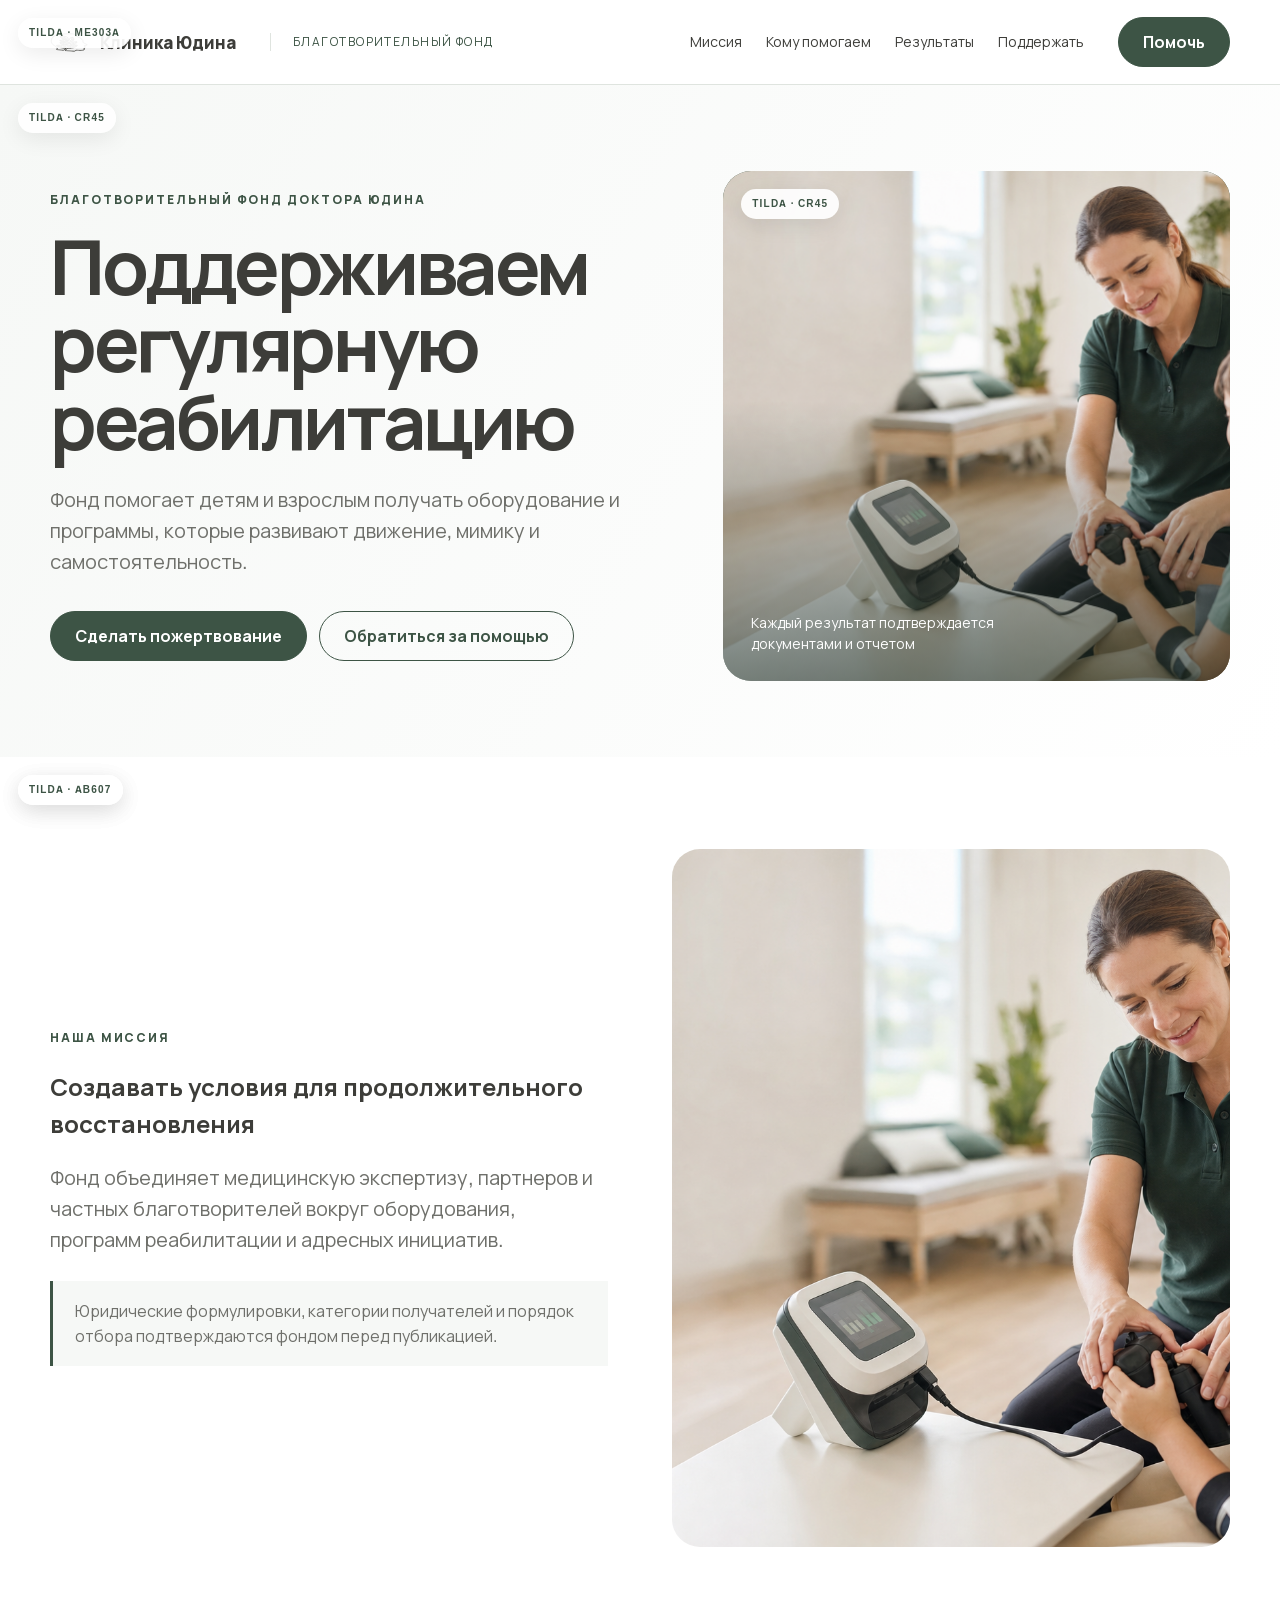
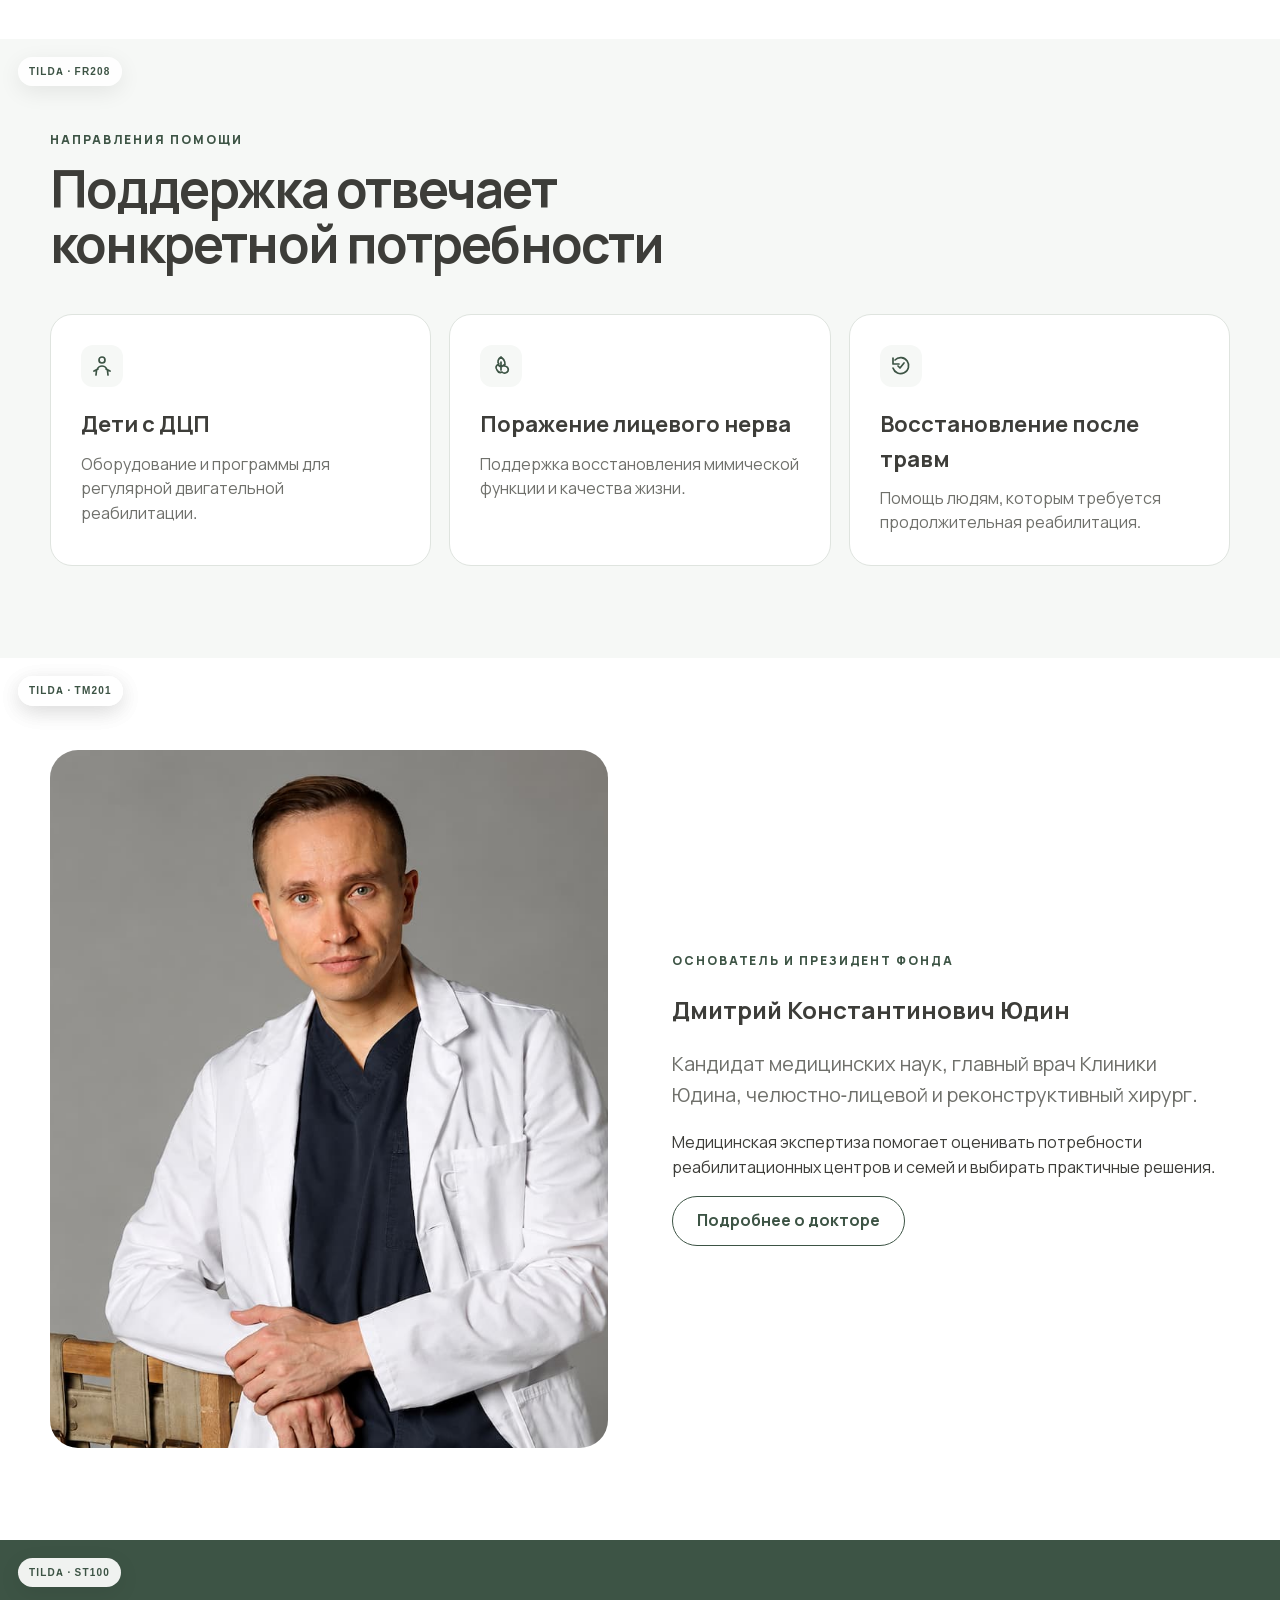
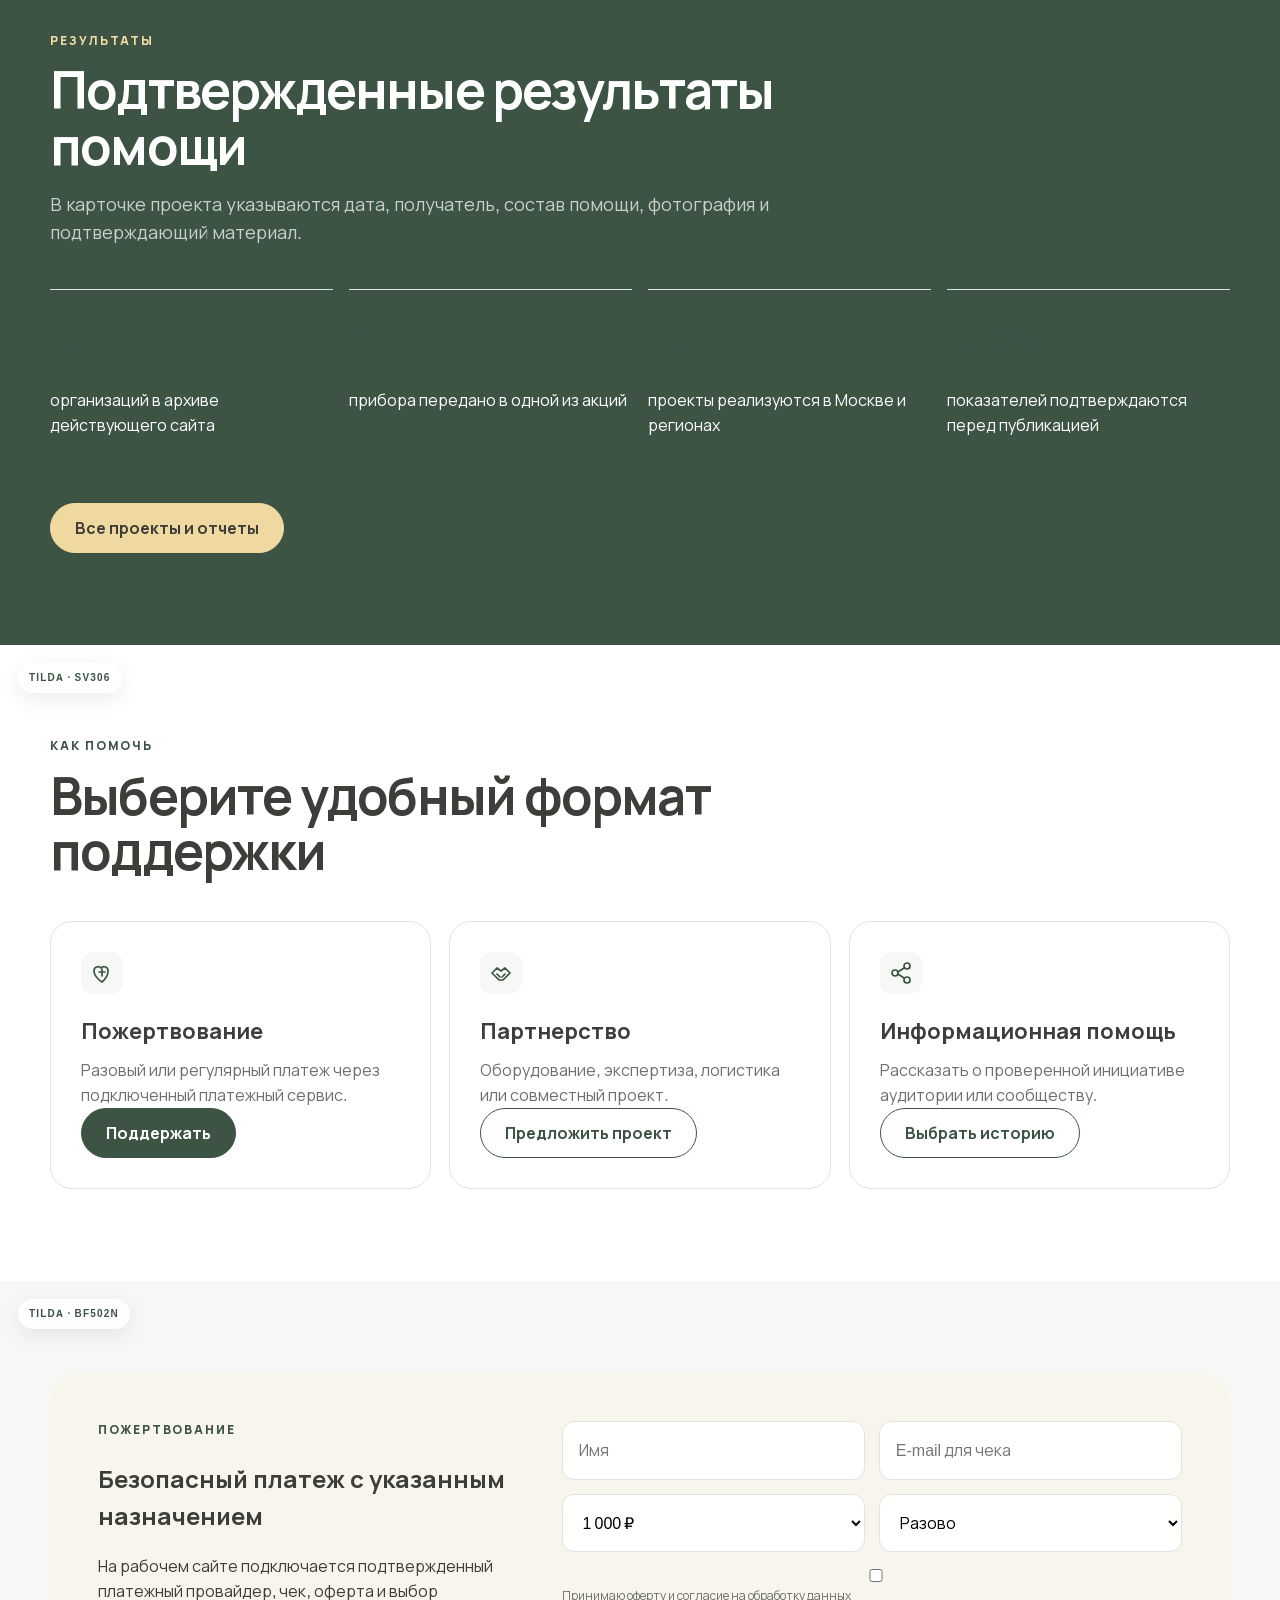
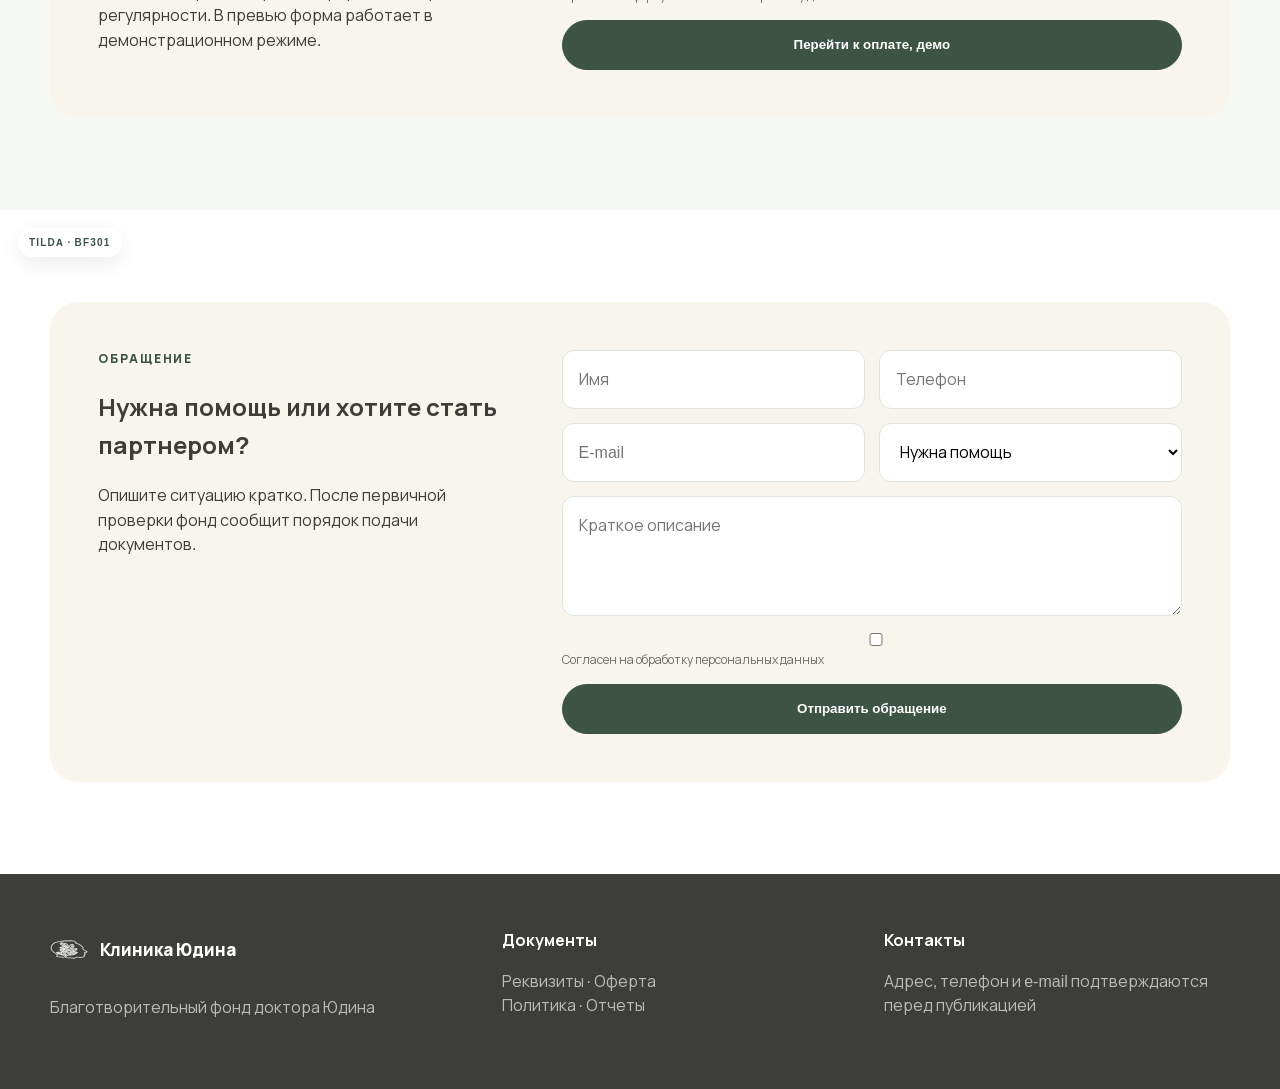
<file: foundation/index.html>
<!doctype html><html lang="ru"><head><meta charset="utf-8"><meta name="viewport" content="width=device-width,initial-scale=1"><title>Благотворительный фонд доктора Юдина</title><meta name="description" content="Помощь детям с ДЦП, пациентам с поражением лицевого нерва и людям, проходящим восстановление после травм."><link rel="stylesheet" href="styles.css"></head><body>
<header class="header"><div class="container header-in"><a class="clinic-logo" href="https://yudinclinic.ru/"><img src="assets/logo-clinic.svg" alt=""><span>Клиника Юдина</span></a><span class="project-mark">Благотворительный фонд</span><nav class="nav"><a href="#mission">Миссия</a><a href="#help">Кому помогаем</a><a href="projects.html">Результаты</a><a href="#support">Поддержать</a></nav><a class="btn" href="#support">Помочь</a></div><span class="block">Tilda · ME303A</span></header>
<main><section class="hero"><div class="container grid"><div><div class="eyebrow">Благотворительный фонд доктора Юдина</div><h1>Поддерживаем регулярную реабилитацию</h1><p class="lead">Фонд помогает детям и взрослым получать оборудование и программы, которые развивают движение, мимику и самостоятельность.</p><div class="actions"><a class="btn" href="#support">Сделать пожертвование</a><a class="btn alt" href="#request">Обратиться за помощью</a></div></div><div class="visual"><img src="assets/foundation-rehab-generated.png" alt="Занятие по реабилитации с системой биологической обратной связи"><div class="visual-note">Каждый результат подтверждается документами и отчетом</div><span class="block">Tilda · CR45</span></div></div><span class="block">Tilda · CR45</span></section>
<section id="mission"><div class="container split"><div><div class="eyebrow">Наша миссия</div><h2>Создавать условия для продолжительного восстановления</h2><p class="lead">Фонд объединяет медицинскую экспертизу, партнеров и частных благотворителей вокруг оборудования, программ реабилитации и адресных инициатив.</p><div class="notice">Юридические формулировки, категории получателей и порядок отбора подтверждаются фондом перед публикацией.</div></div><div class="portrait"><img src="assets/foundation-rehab-generated.png" alt="Специалист проводит реабилитационное занятие"><span class="block">Tilda · AB607</span></div></div><span class="block">Tilda · AB607</span></section>
<section id="help" class="pale"><div class="container"><div class="section-head"><div class="eyebrow">Направления помощи</div><h2>Поддержка отвечает конкретной потребности</h2></div><div class="cards"><article class="card"><svg class="icon"><use href="assets/icons.svg#child"/></svg><h3>Дети с ДЦП</h3><p>Оборудование и программы для регулярной двигательной реабилитации.</p></article><article class="card"><svg class="icon"><use href="assets/icons.svg#nerve"/></svg><h3>Поражение лицевого нерва</h3><p>Поддержка восстановления мимической функции и качества жизни.</p></article><article class="card"><svg class="icon"><use href="assets/icons.svg#recovery"/></svg><h3>Восстановление после травм</h3><p>Помощь людям, которым требуется продолжительная реабилитация.</p></article></div></div><span class="block">Tilda · FR208</span></section>
<section><div class="container split"><div class="portrait"><img src="assets/doctor-yudin.jpg" alt="Дмитрий Юдин"><span class="block">Tilda · TM201</span></div><div><div class="eyebrow">Основатель и президент фонда</div><h2>Дмитрий Константинович Юдин</h2><p class="lead">Кандидат медицинских наук, главный врач Клиники Юдина, челюстно-лицевой и реконструктивный хирург.</p><p>Медицинская экспертиза помогает оценивать потребности реабилитационных центров и семей и выбирать практичные решения.</p><a class="btn alt" href="https://yudinclinic.ru/about/doctor-yudin/">Подробнее о докторе</a></div></div><span class="block">Tilda · TM201</span></section>
<section class="dark"><div class="container"><div class="section-head"><div class="eyebrow" style="color:var(--gold)">Результаты</div><h2>Подтвержденные результаты помощи</h2><p>В карточке проекта указываются дата, получатель, состав помощи, фотография и подтверждающий материал.</p></div><div class="facts"><div class="fact"><strong>10+</strong><p>организаций в архиве действующего сайта</p></div><div class="fact"><strong>2</strong><p>прибора передано в одной из акций</p></div><div class="fact"><strong>РФ</strong><p>проекты реализуются в Москве и регионах</p></div><div class="fact"><strong>100%</strong><p>показателей подтверждаются перед публикацией</p></div><div class="actions"><a class="btn" style="background:var(--gold);color:var(--ink);border-color:var(--gold)" href="projects.html">Все проекты и отчеты</a></div></div><span class="block">Tilda · ST100</span></section>
<section id="support"><div class="container"><div class="section-head"><div class="eyebrow">Как помочь</div><h2>Выберите удобный формат поддержки</h2></div><div class="cards"><article class="card"><svg class="icon"><use href="assets/icons.svg#donation"/></svg><h3>Пожертвование</h3><p>Разовый или регулярный платеж через подключенный платежный сервис.</p><a class="btn" href="#donate">Поддержать</a></article><article class="card"><svg class="icon"><use href="assets/icons.svg#partnership"/></svg><h3>Партнерство</h3><p>Оборудование, экспертиза, логистика или совместный проект.</p><a class="btn alt" href="#request">Предложить проект</a></article><article class="card"><svg class="icon"><use href="assets/icons.svg#share"/></svg><h3>Информационная помощь</h3><p>Рассказать о проверенной инициативе аудитории или сообществу.</p><a class="btn alt" href="projects.html">Выбрать историю</a></article></div></div><span class="block">Tilda · SV306</span></section>
<section id="donate" class="pale"><div class="container form-wrap"><div><div class="eyebrow">Пожертвование</div><h2>Безопасный платеж с указанным назначением</h2><p>На рабочем сайте подключается подтвержденный платежный провайдер, чек, оферта и выбор регулярности. В превью форма работает в демонстрационном режиме.</p></div><form><input placeholder="Имя"><input type="email" placeholder="E-mail для чека"><select><option>1 000 ₽</option><option>3 000 ₽</option><option>5 000 ₽</option><option>Другая сумма</option></select><select><option>Разово</option><option>Ежемесячно</option></select><label class="wide consent"><input type="checkbox" required> Принимаю оферту и согласие на обработку данных</label><button class="btn wide" type="submit">Перейти к оплате, демо</button></form></div><span class="block">Tilda · BF502N</span></section>
<section id="request"><div class="container form-wrap"><div><div class="eyebrow">Обращение</div><h2>Нужна помощь или хотите стать партнером?</h2><p>Опишите ситуацию кратко. После первичной проверки фонд сообщит порядок подачи документов.</p></div><form><input required placeholder="Имя"><input required type="tel" placeholder="Телефон"><input type="email" placeholder="E-mail"><select><option>Нужна помощь</option><option>Предлагаю партнерство</option><option>Другой вопрос</option></select><textarea placeholder="Краткое описание"></textarea><label class="wide consent"><input type="checkbox" required> Согласен на обработку персональных данных</label><button class="btn wide" type="submit">Отправить обращение</button></form></div><span class="block">Tilda · BF301</span></section></main>
<footer class="footer"><div class="container footer-grid"><div><a class="clinic-logo" href="https://yudinclinic.ru/"><img src="assets/logo-clinic.svg" alt=""><span>Клиника Юдина</span></a><p>Благотворительный фонд доктора Юдина</p></div><div><b>Документы</b><p>Реквизиты · Оферта<br>Политика · Отчеты</p></div><div><b>Контакты</b><p>Адрес, телефон и e-mail подтверждаются перед публикацией</p></div></div><span class="block">Tilda · FT305</span></footer><script src="script.js"></script></body></html>
</file>
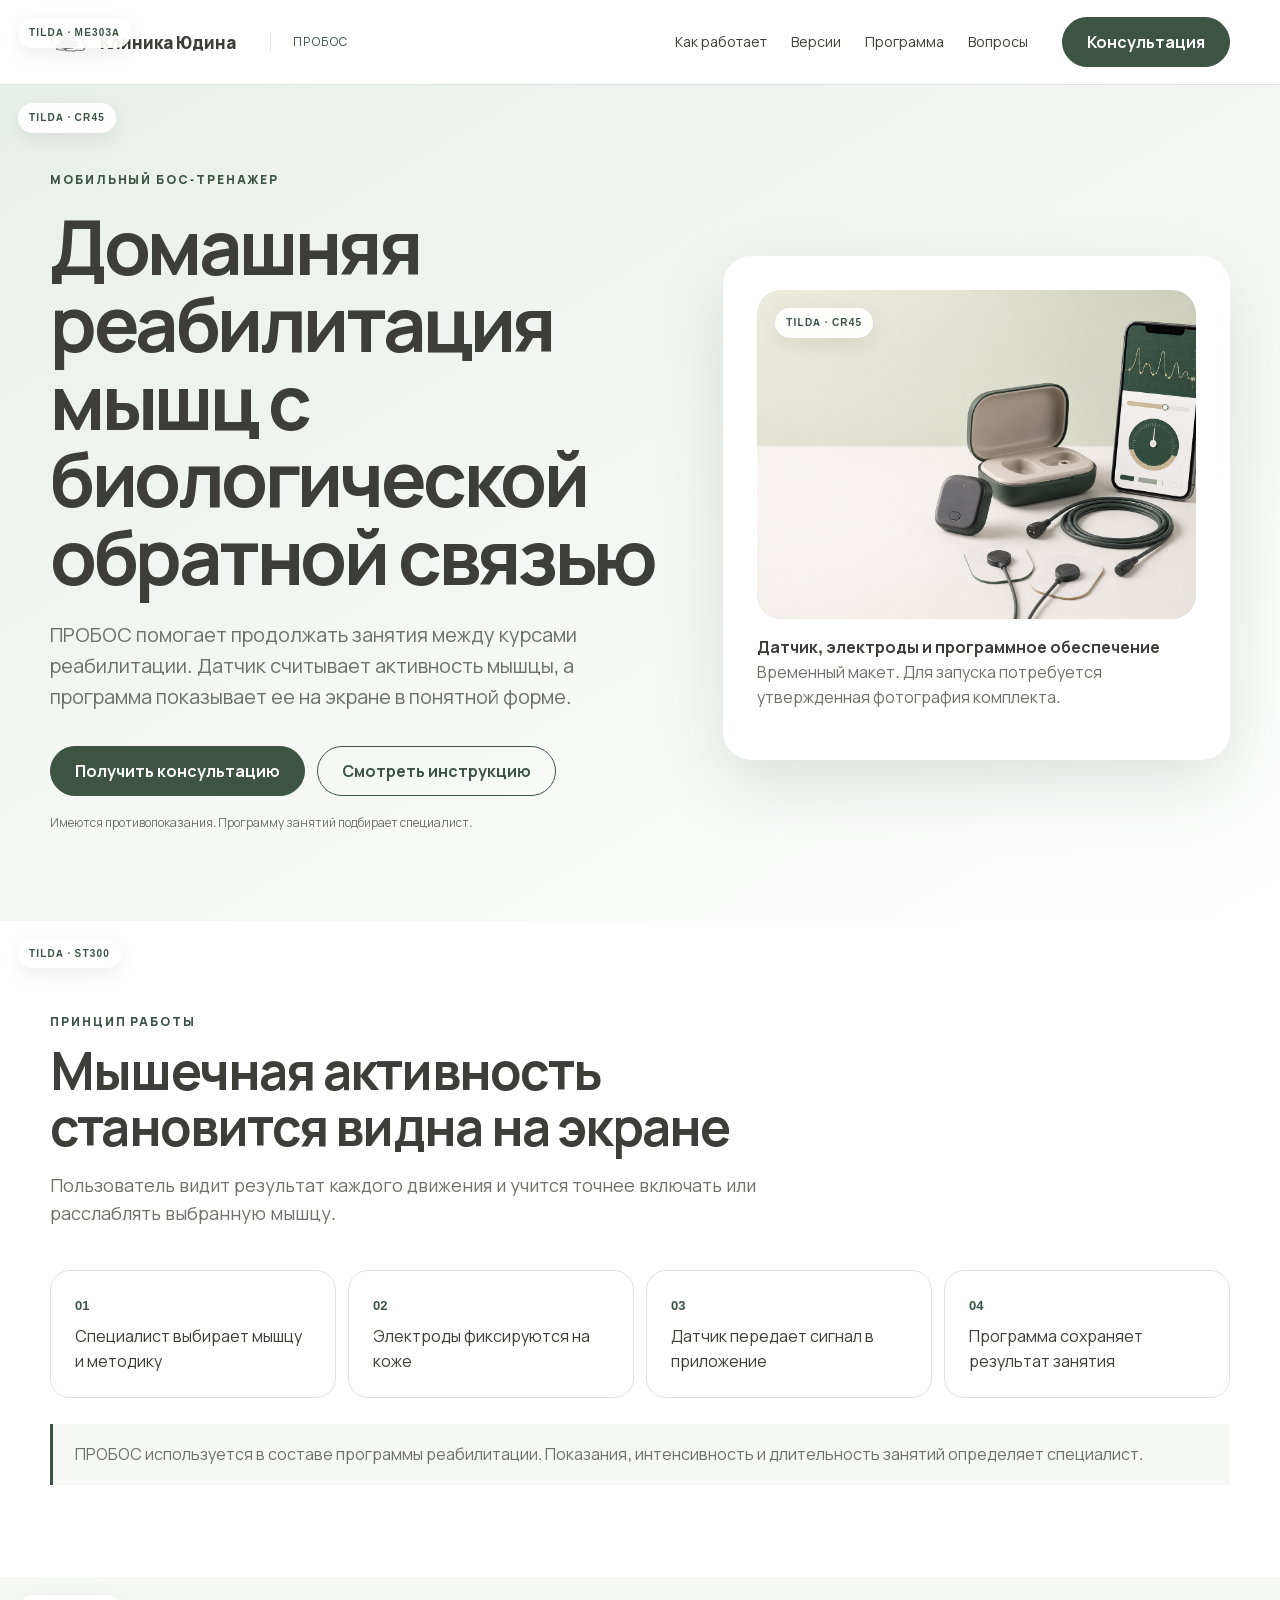
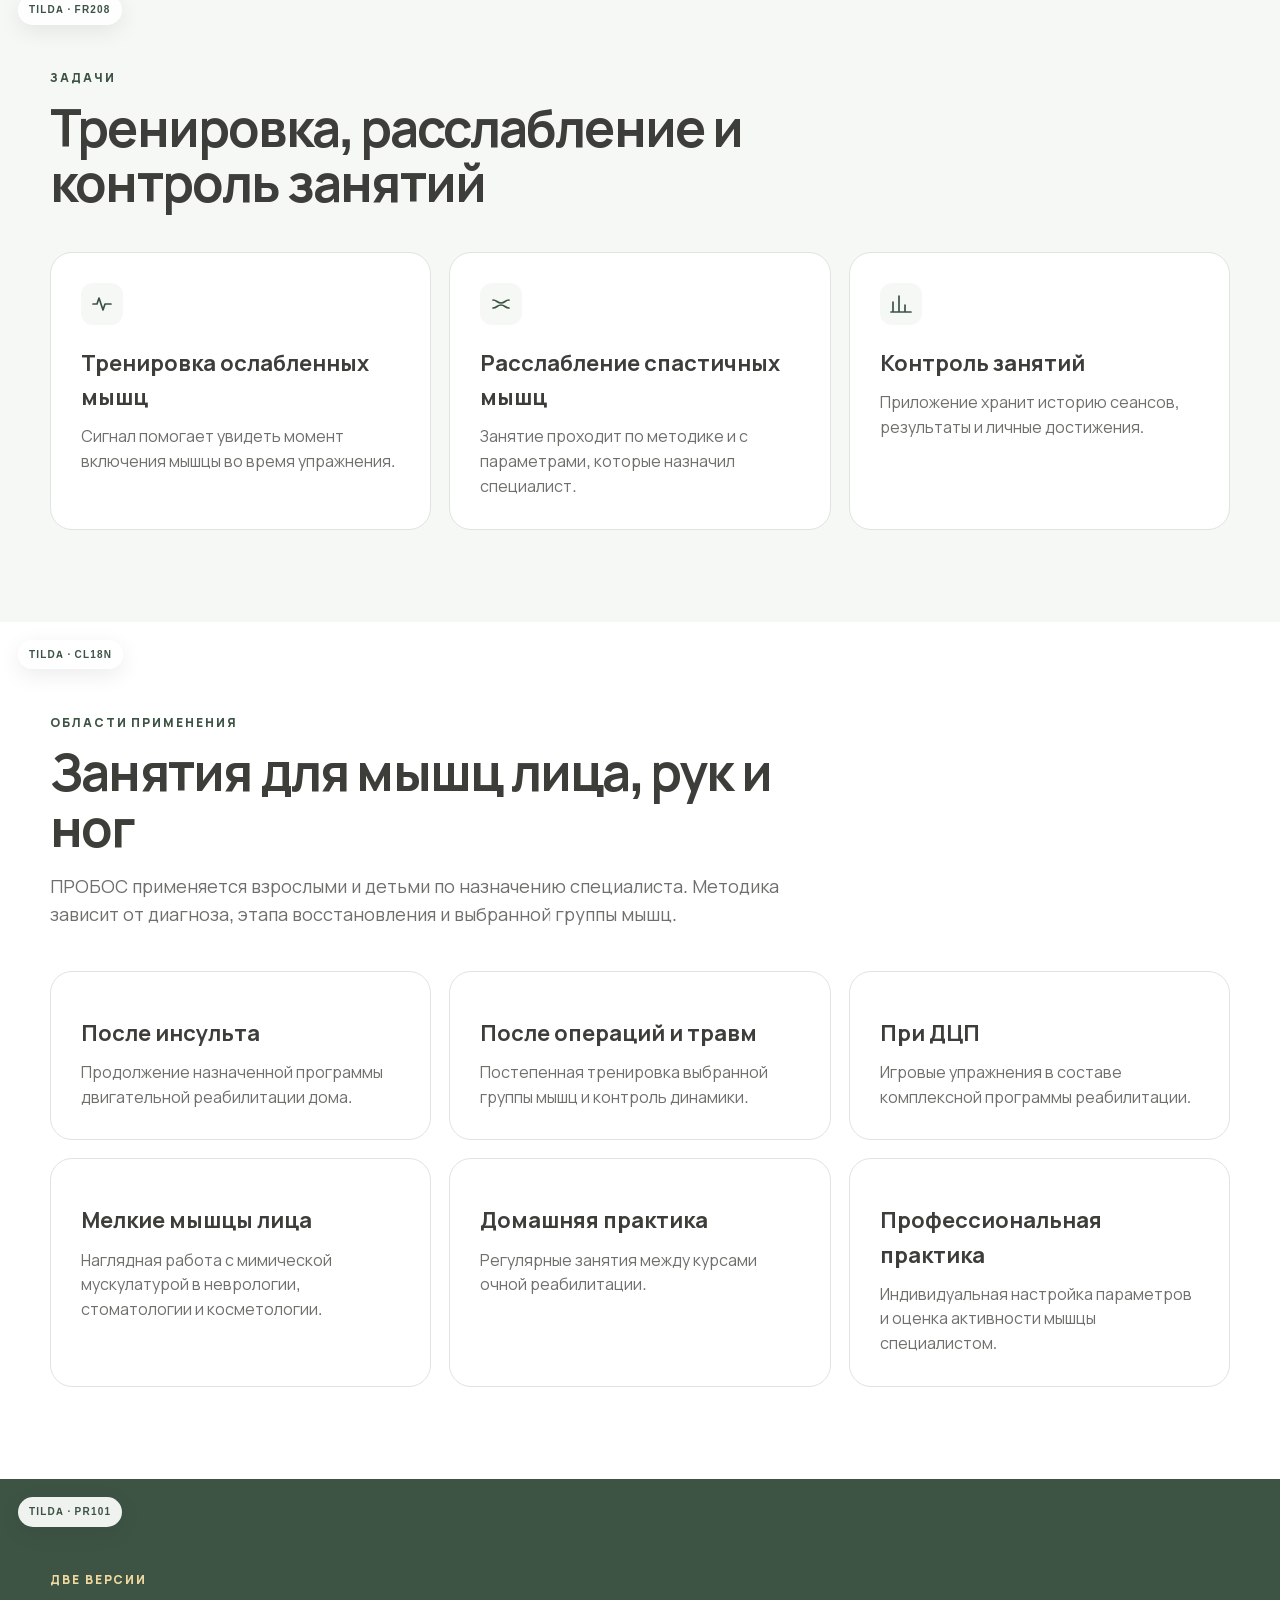
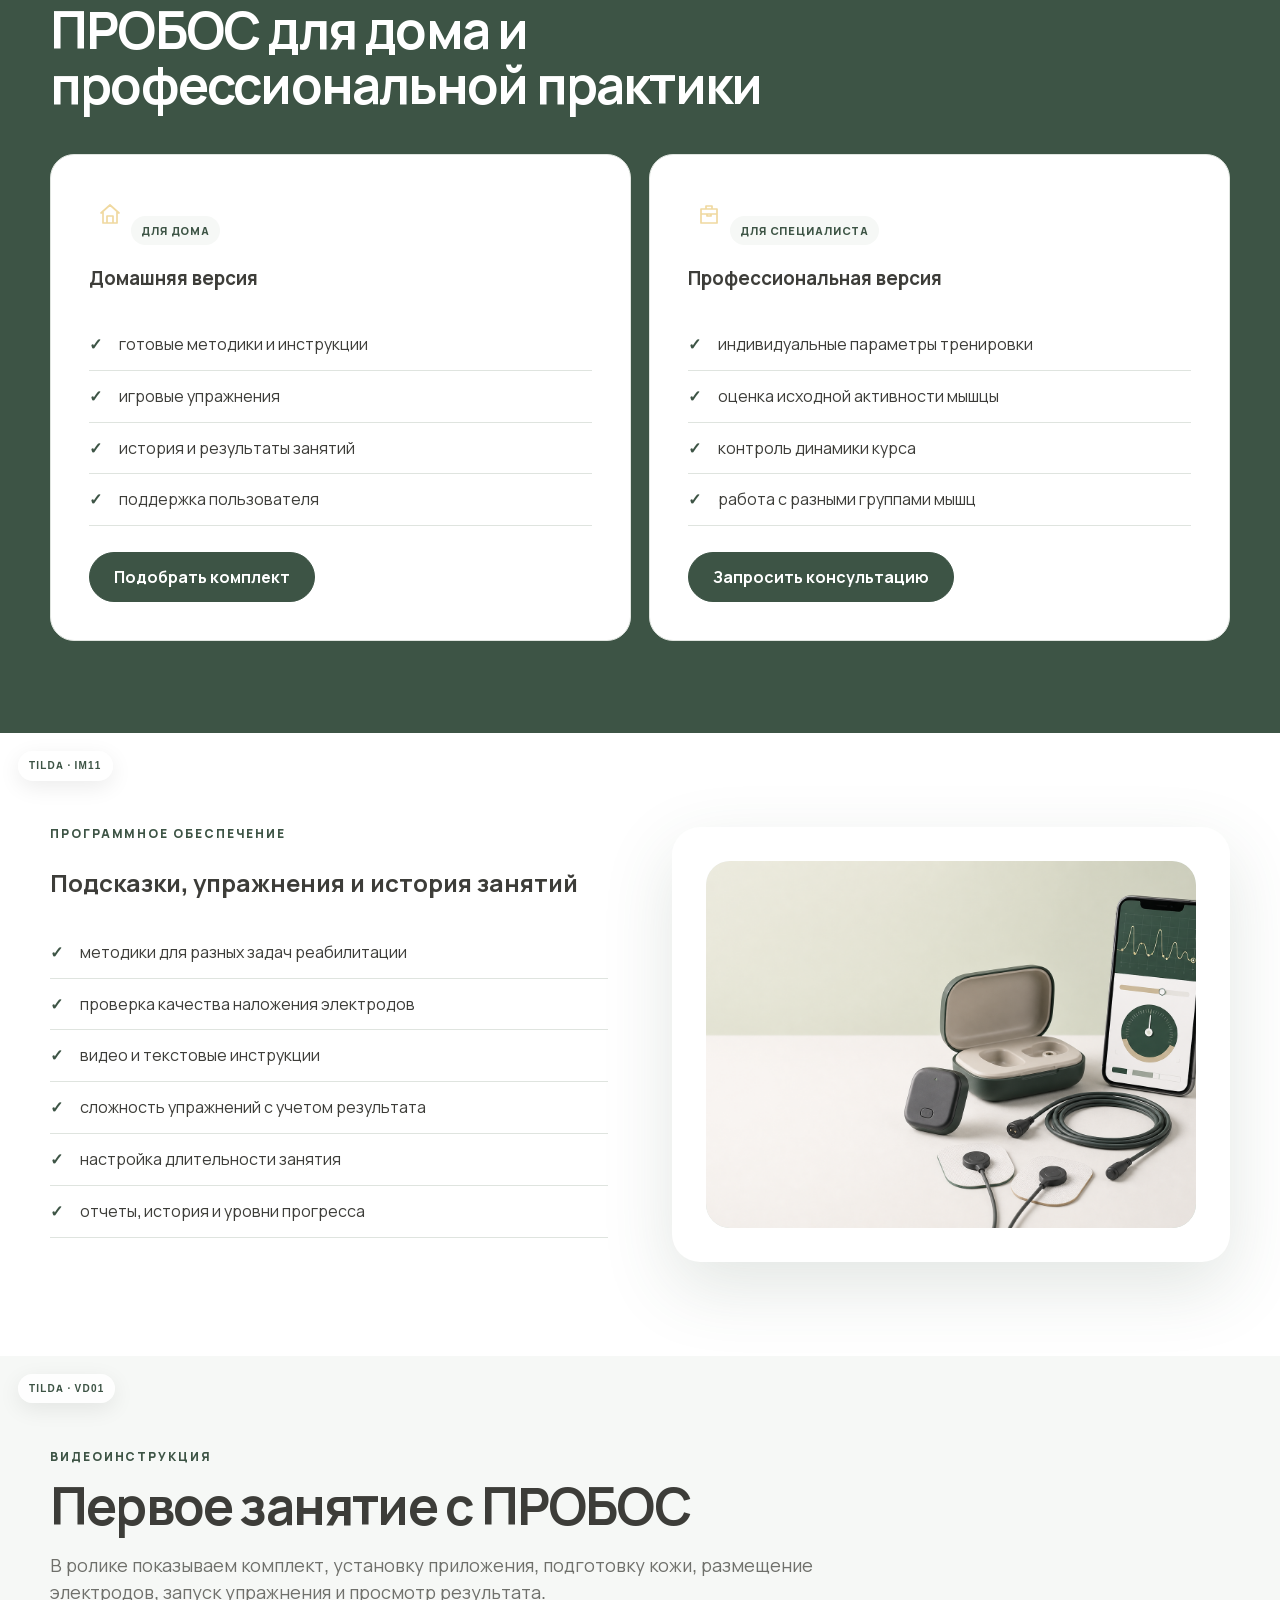
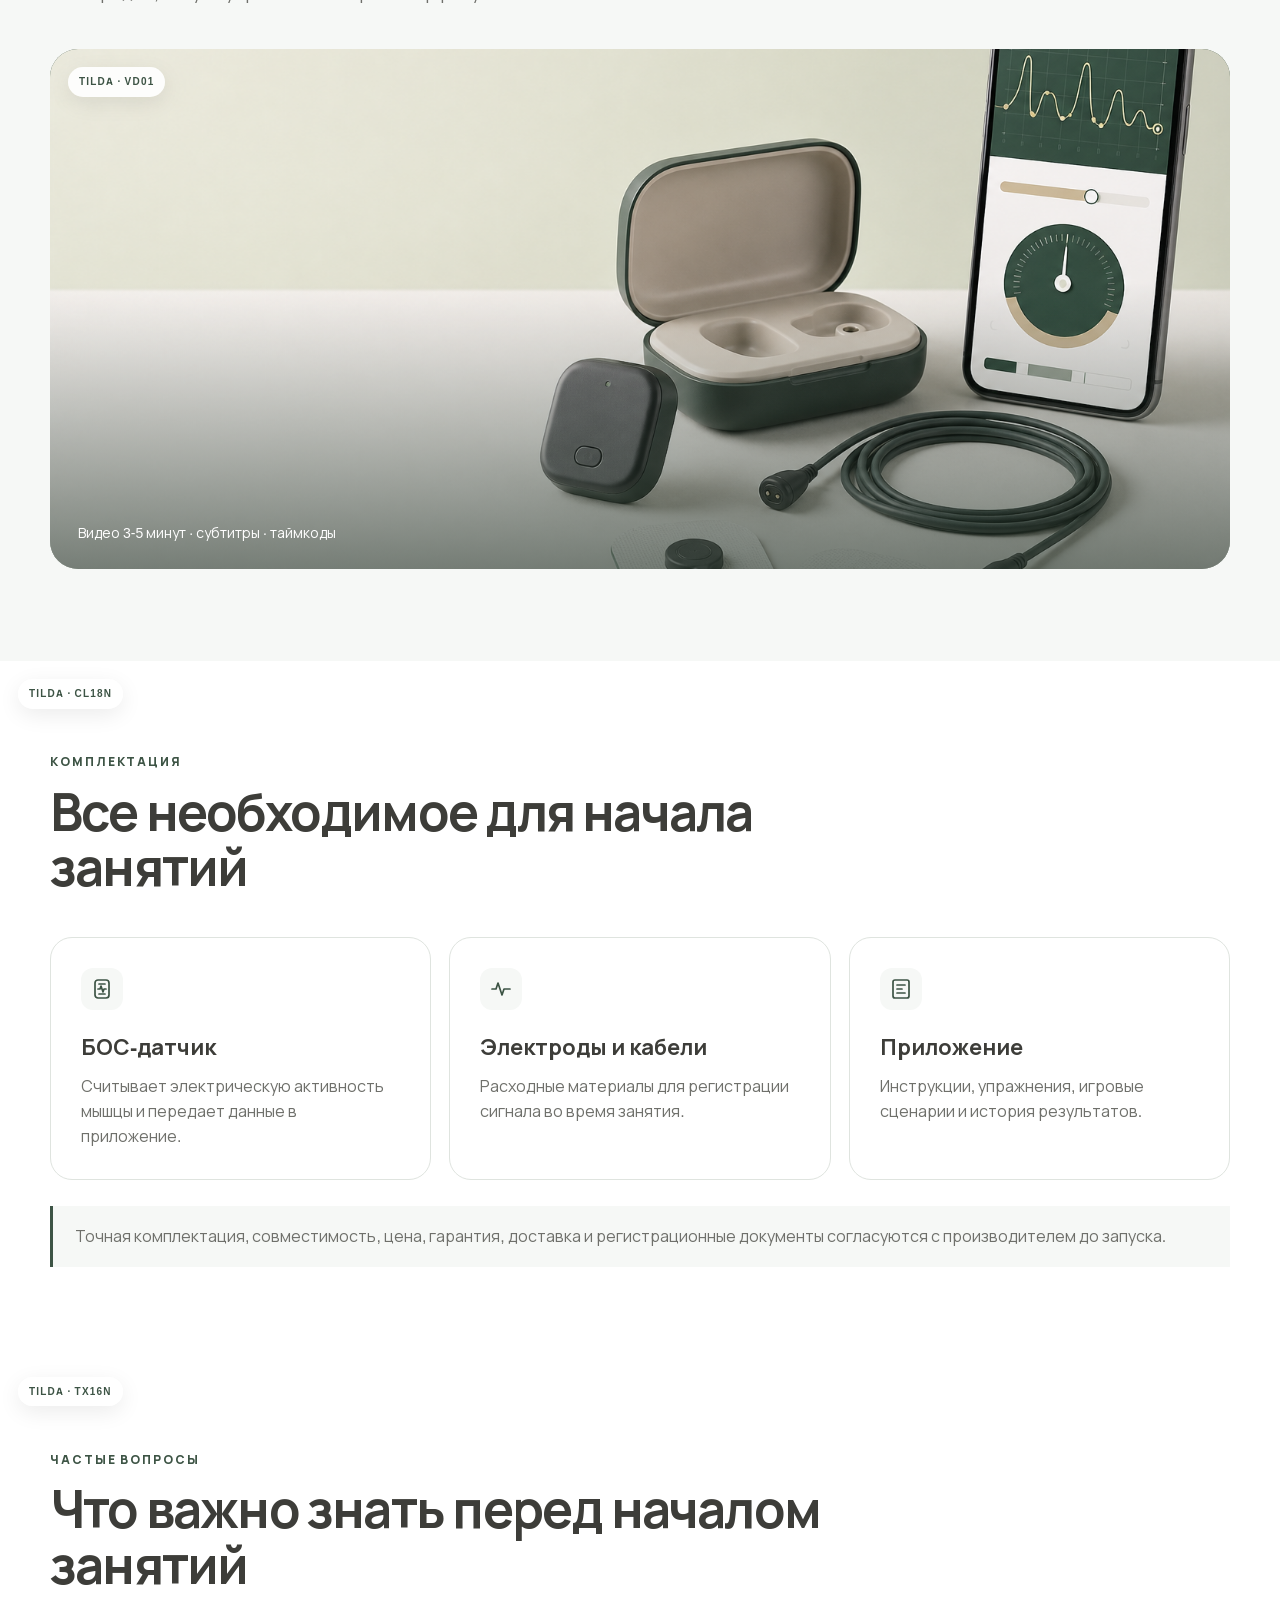
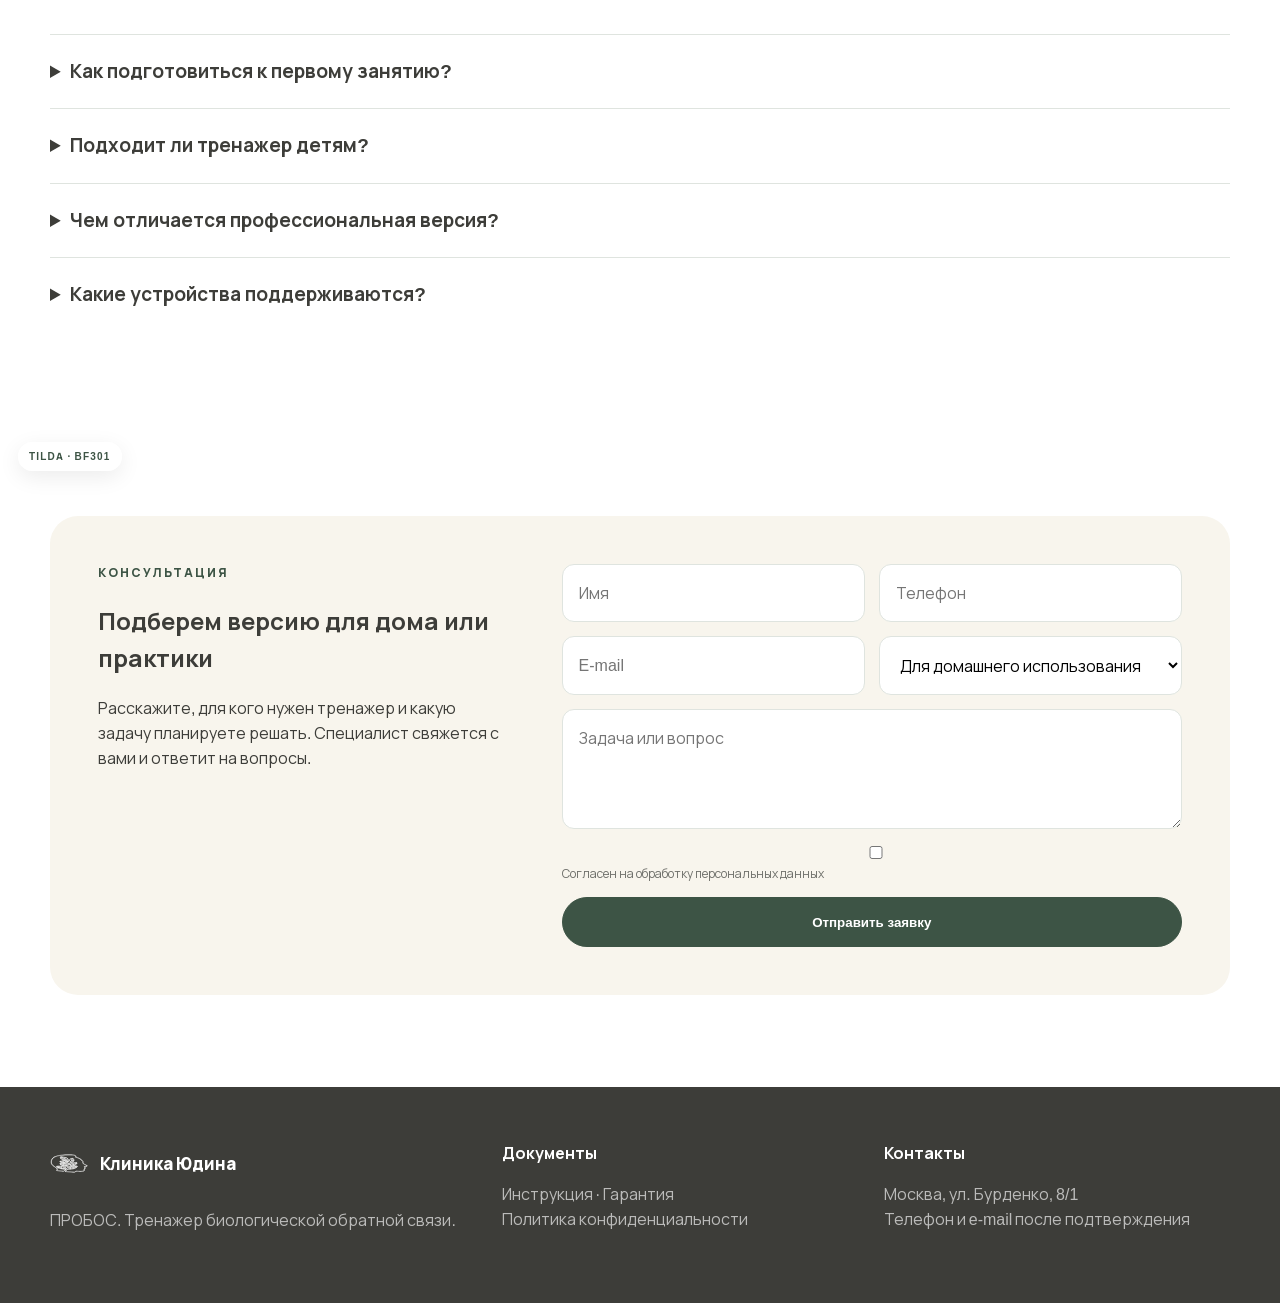
<file: probos/index.html>
<!doctype html><html lang="ru"><head><meta charset="utf-8"><meta name="viewport" content="width=device-width,initial-scale=1"><title>ПРОБОС: тренажер биологической обратной связи</title><meta name="description" content="Мобильный тренажер для восстановления ослабленных мышц методом биологической обратной связи дома и в профессиональной практике."><link rel="stylesheet" href="styles.css"><style>.device-ui{aspect-ratio:4/3;border-radius:24px;background:linear-gradient(145deg,#eef2ee,#cdd8cf);display:grid;place-items:center;position:relative;overflow:hidden}.device-ui img{width:100%;height:100%;object-fit:cover;border-radius:24px}.sensor{width:58%;height:52%;border-radius:32px;background:#fff;box-shadow:0 24px 55px rgba(61,84,69,.25);display:grid;place-items:center;color:var(--green);font-weight:800;font-size:28px}.audiences{display:grid;grid-template-columns:1fr 1fr;gap:18px}.audience{padding:38px;border-radius:24px;background:#fff;border:1px solid var(--line)}@media(max-width:700px){.audiences{grid-template-columns:1fr}}</style></head><body>
<header class="header"><div class="container header-in"><a class="clinic-logo" href="https://yudinclinic.ru/"><img src="assets/logo-clinic.svg" alt=""><span>Клиника Юдина</span></a><span class="project-mark">ПРОБОС</span><nav class="nav"><a href="#how">Как работает</a><a href="#versions">Версии</a><a href="#software">Программа</a><a href="#faq">Вопросы</a></nav><a class="btn" href="#order">Консультация</a></div><span class="block">Tilda · ME303A</span></header>
<main><section class="hero product"><div class="container grid"><div><div class="eyebrow">Мобильный БОС-тренажер</div><h1>Домашняя реабилитация мышц с биологической обратной связью</h1><p class="lead">ПРОБОС помогает продолжать занятия между курсами реабилитации. Датчик считывает активность мышцы, а программа показывает ее на экране в понятной форме.</p><div class="actions"><a class="btn" href="#order">Получить консультацию</a><a class="btn alt" href="#video">Смотреть инструкцию</a></div><p class="consent" style="margin-top:18px">Имеются противопоказания. Программу занятий подбирает специалист.</p></div><div class="device"><div class="device-ui"><img src="assets/probos-product-generated.png" alt="Комплект БОС-тренажера с датчиками и мобильным приложением"><span class="block">Tilda · CR45</span></div><p><b>Датчик, электроды и программное обеспечение</b><br><span style="color:var(--muted)">Временный макет. Для запуска потребуется утвержденная фотография комплекта.</span></p></div></div><span class="block">Tilda · CR45</span></section>
<section id="how"><div class="container"><div class="section-head"><div class="eyebrow">Принцип работы</div><h2>Мышечная активность становится видна на экране</h2><p>Пользователь видит результат каждого движения и учится точнее включать или расслаблять выбранную мышцу.</p></div><div class="timeline"><div class="step"><b>01</b>Специалист выбирает мышцу и методику</div><div class="step"><b>02</b>Электроды фиксируются на коже</div><div class="step"><b>03</b>Датчик передает сигнал в приложение</div><div class="step"><b>04</b>Программа сохраняет результат занятия</div></div><div class="notice">ПРОБОС используется в составе программы реабилитации. Показания, интенсивность и длительность занятий определяет специалист.</div></div><span class="block">Tilda · ST300</span></section>
<section class="pale"><div class="container"><div class="section-head"><div class="eyebrow">Задачи</div><h2>Тренировка, расслабление и контроль занятий</h2></div><div class="cards"><article class="card"><svg class="icon"><use href="assets/icons.svg#activate"/></svg><h3>Тренировка ослабленных мышц</h3><p>Сигнал помогает увидеть момент включения мышцы во время упражнения.</p></article><article class="card"><svg class="icon"><use href="assets/icons.svg#relax"/></svg><h3>Расслабление спастичных мышц</h3><p>Занятие проходит по методике и с параметрами, которые назначил специалист.</p></article><article class="card"><svg class="icon"><use href="assets/icons.svg#chart"/></svg><h3>Контроль занятий</h3><p>Приложение хранит историю сеансов, результаты и личные достижения.</p></article></div></div><span class="block">Tilda · FR208</span></section>
<section><div class="container"><div class="section-head"><div class="eyebrow">Области применения</div><h2>Занятия для мышц лица, рук и ног</h2><p>ПРОБОС применяется взрослыми и детьми по назначению специалиста. Методика зависит от диагноза, этапа восстановления и выбранной группы мышц.</p></div><div class="cards"><article class="card"><h3>После инсульта</h3><p>Продолжение назначенной программы двигательной реабилитации дома.</p></article><article class="card"><h3>После операций и травм</h3><p>Постепенная тренировка выбранной группы мышц и контроль динамики.</p></article><article class="card"><h3>При ДЦП</h3><p>Игровые упражнения в составе комплексной программы реабилитации.</p></article><article class="card"><h3>Мелкие мышцы лица</h3><p>Наглядная работа с мимической мускулатурой в неврологии, стоматологии и косметологии.</p></article><article class="card"><h3>Домашняя практика</h3><p>Регулярные занятия между курсами очной реабилитации.</p></article><article class="card"><h3>Профессиональная практика</h3><p>Индивидуальная настройка параметров и оценка активности мышцы специалистом.</p></article></div></div><span class="block">Tilda · CL18N</span></section>
<section id="versions" class="dark"><div class="container"><div class="section-head"><div class="eyebrow" style="color:var(--gold)">Две версии</div><h2>ПРОБОС для дома и профессиональной практики</h2></div><div class="audiences"><article class="audience" style="color:var(--ink)"><svg class="icon"><use href="assets/icons.svg#home"/></svg><span class="tag">Для дома</span><h3>Домашняя версия</h3><ul class="ticks"><li>готовые методики и инструкции</li><li>игровые упражнения</li><li>история и результаты занятий</li><li>поддержка пользователя</li></ul><a class="btn" href="#order">Подобрать комплект</a></article><article class="audience" style="color:var(--ink)"><svg class="icon"><use href="assets/icons.svg#professional"/></svg><span class="tag">Для специалиста</span><h3>Профессиональная версия</h3><ul class="ticks"><li>индивидуальные параметры тренировки</li><li>оценка исходной активности мышцы</li><li>контроль динамики курса</li><li>работа с разными группами мышц</li></ul><a class="btn" href="#order">Запросить консультацию</a></article></div></div><span class="block">Tilda · PR101</span></section>
<section id="software"><div class="container split"><div><div class="eyebrow">Программное обеспечение</div><h2>Подсказки, упражнения и история занятий</h2><ul class="ticks"><li>методики для разных задач реабилитации</li><li>проверка качества наложения электродов</li><li>видео и текстовые инструкции</li><li>сложность упражнений с учетом результата</li><li>настройка длительности занятия</li><li>отчеты, история и уровни прогресса</li></ul></div><div class="device"><div class="device-ui"><img src="assets/probos-product-generated.png" alt="Тренажер ПРОБОС и приложение для занятий"></div></div></div><span class="block">Tilda · IM11</span></section>
<section id="video" class="pale"><div class="container"><div class="section-head"><div class="eyebrow">Видеоинструкция</div><h2>Первое занятие с ПРОБОС</h2><p>В ролике показываем комплект, установку приложения, подготовку кожи, размещение электродов, запуск упражнения и просмотр результата.</p></div><div class="visual" style="min-height:520px"><img src="assets/probos-product-generated.png" alt="Комплект для занятия с ПРОБОС"><div class="visual-note">Видео 3-5 минут · субтитры · таймкоды</div><span class="block">Tilda · VD01</span></div></div><span class="block">Tilda · VD01</span></section>
<section><div class="container"><div class="section-head"><div class="eyebrow">Комплектация</div><h2>Все необходимое для начала занятий</h2></div><div class="cards"><article class="card"><svg class="icon"><use href="assets/icons.svg#device"/></svg><h3>БОС-датчик</h3><p>Считывает электрическую активность мышцы и передает данные в приложение.</p></article><article class="card"><svg class="icon"><use href="assets/icons.svg#activate"/></svg><h3>Электроды и кабели</h3><p>Расходные материалы для регистрации сигнала во время занятия.</p></article><article class="card"><svg class="icon"><use href="assets/icons.svg#software"/></svg><h3>Приложение</h3><p>Инструкции, упражнения, игровые сценарии и история результатов.</p></article></div><div class="notice">Точная комплектация, совместимость, цена, гарантия, доставка и регистрационные документы согласуются с производителем до запуска.</div></div><span class="block">Tilda · CL18N</span></section>
<section id="faq"><div class="container faq"><div class="section-head"><div class="eyebrow">Частые вопросы</div><h2>Что важно знать перед началом занятий</h2></div><details><summary>Как подготовиться к первому занятию?</summary><p>Специалист определит рабочую мышцу, покажет расположение электродов и подберет параметры упражнения.</p></details><details><summary>Подходит ли тренажер детям?</summary><p>Возможность применения и программу определяет специалист с учетом возраста, состояния и целей реабилитации.</p></details><details><summary>Чем отличается профессиональная версия?</summary><p>Она дает специалисту больше возможностей для индивидуальной настройки тренировки и контроля динамики.</p></details><details><summary>Какие устройства поддерживаются?</summary><p>Список совместимых телефонов и компьютеров указывается для актуальной версии программы.</p></details></div><span class="block">Tilda · TX16N</span></section>
<section id="order"><div class="container form-wrap"><div><div class="eyebrow">Консультация</div><h2>Подберем версию для дома или практики</h2><p>Расскажите, для кого нужен тренажер и какую задачу планируете решать. Специалист свяжется с вами и ответит на вопросы.</p></div><form><input required placeholder="Имя"><input required type="tel" placeholder="Телефон"><input type="email" placeholder="E-mail"><select><option>Для домашнего использования</option><option>Для клиники или специалиста</option><option>Нужна консультация</option></select><textarea placeholder="Задача или вопрос"></textarea><label class="wide consent"><input type="checkbox" required> Согласен на обработку персональных данных</label><button class="btn wide" type="submit">Отправить заявку</button></form></div><span class="block">Tilda · BF301</span></section></main>
<footer class="footer"><div class="container footer-grid"><div><a class="clinic-logo" href="https://yudinclinic.ru/"><img src="assets/logo-clinic.svg" alt=""><span>Клиника Юдина</span></a><p>ПРОБОС. Тренажер биологической обратной связи.</p></div><div><b>Документы</b><p>Инструкция · Гарантия<br>Политика конфиденциальности</p></div><div><b>Контакты</b><p>Москва, ул. Бурденко, 8/1<br>Телефон и e-mail после подтверждения</p></div></div><span class="block">Tilda · FT305</span></footer><script src="script.js"></script></body></html>
</file>
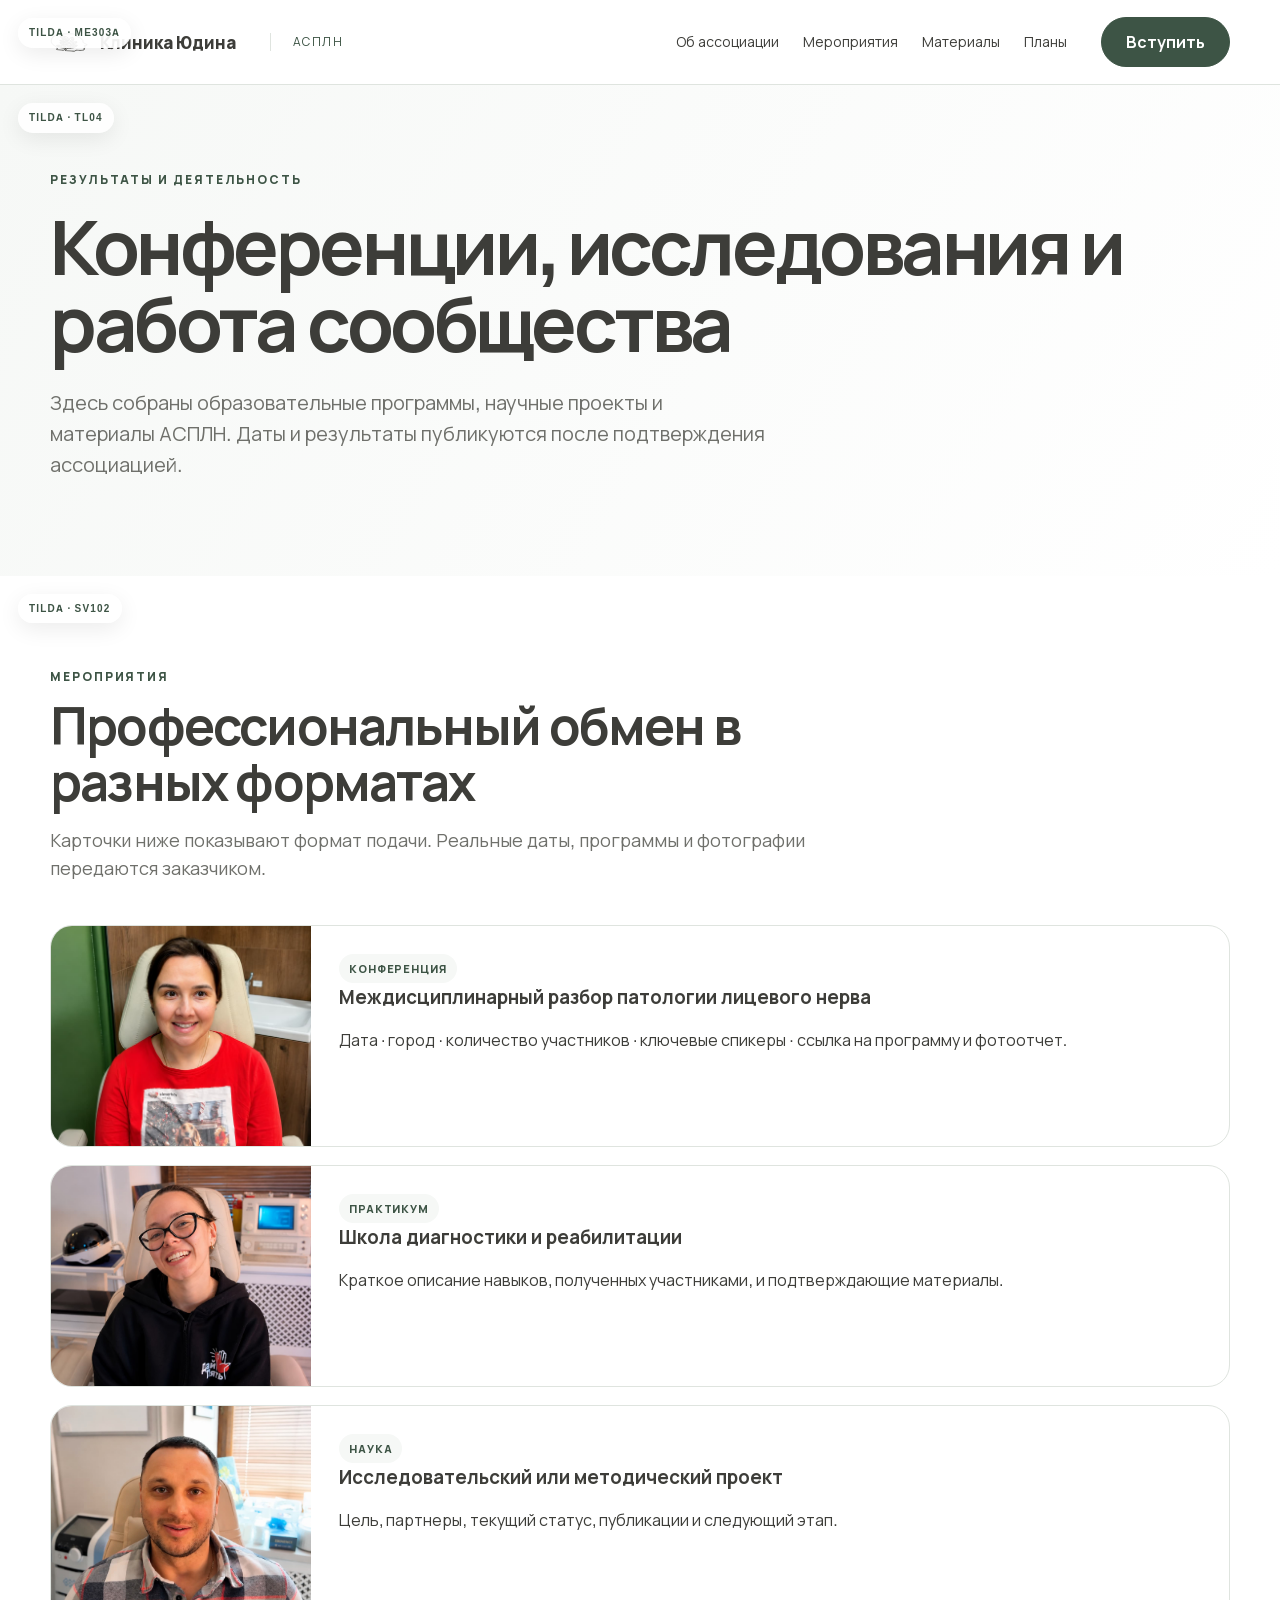
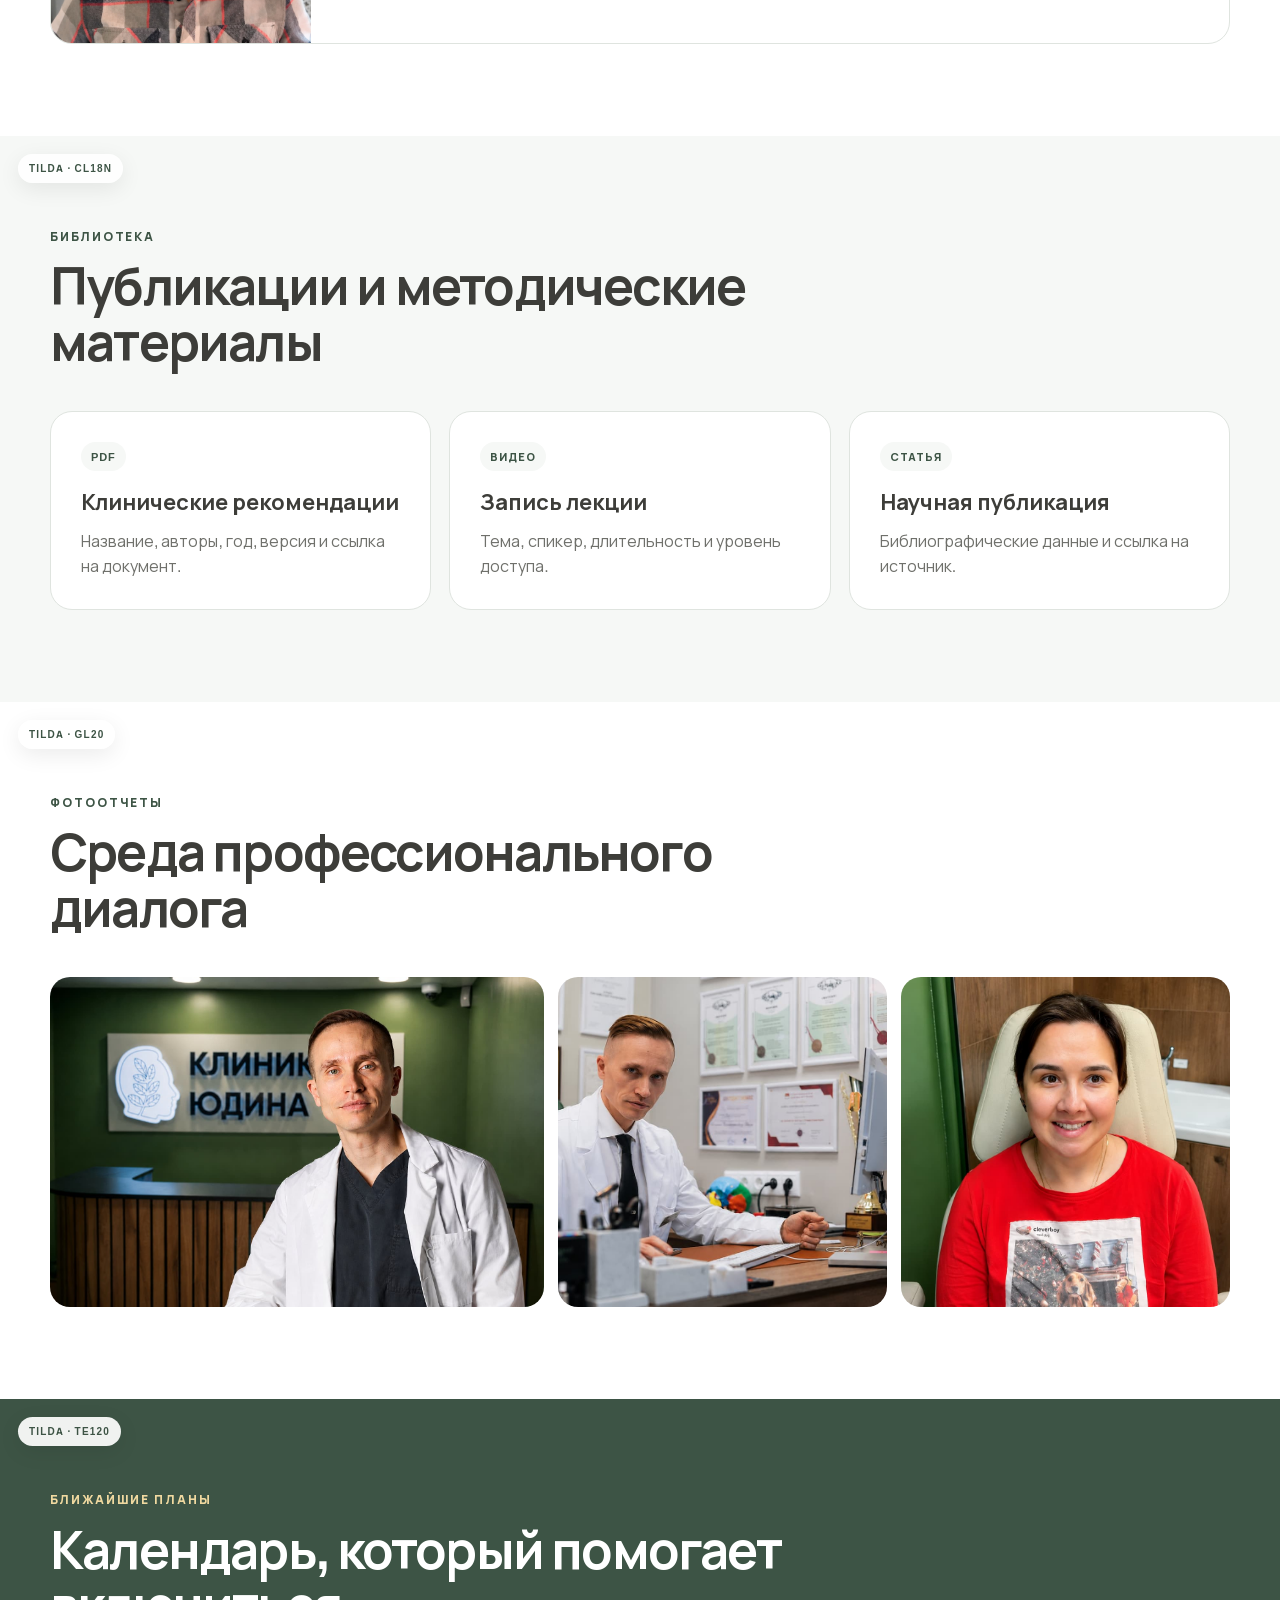
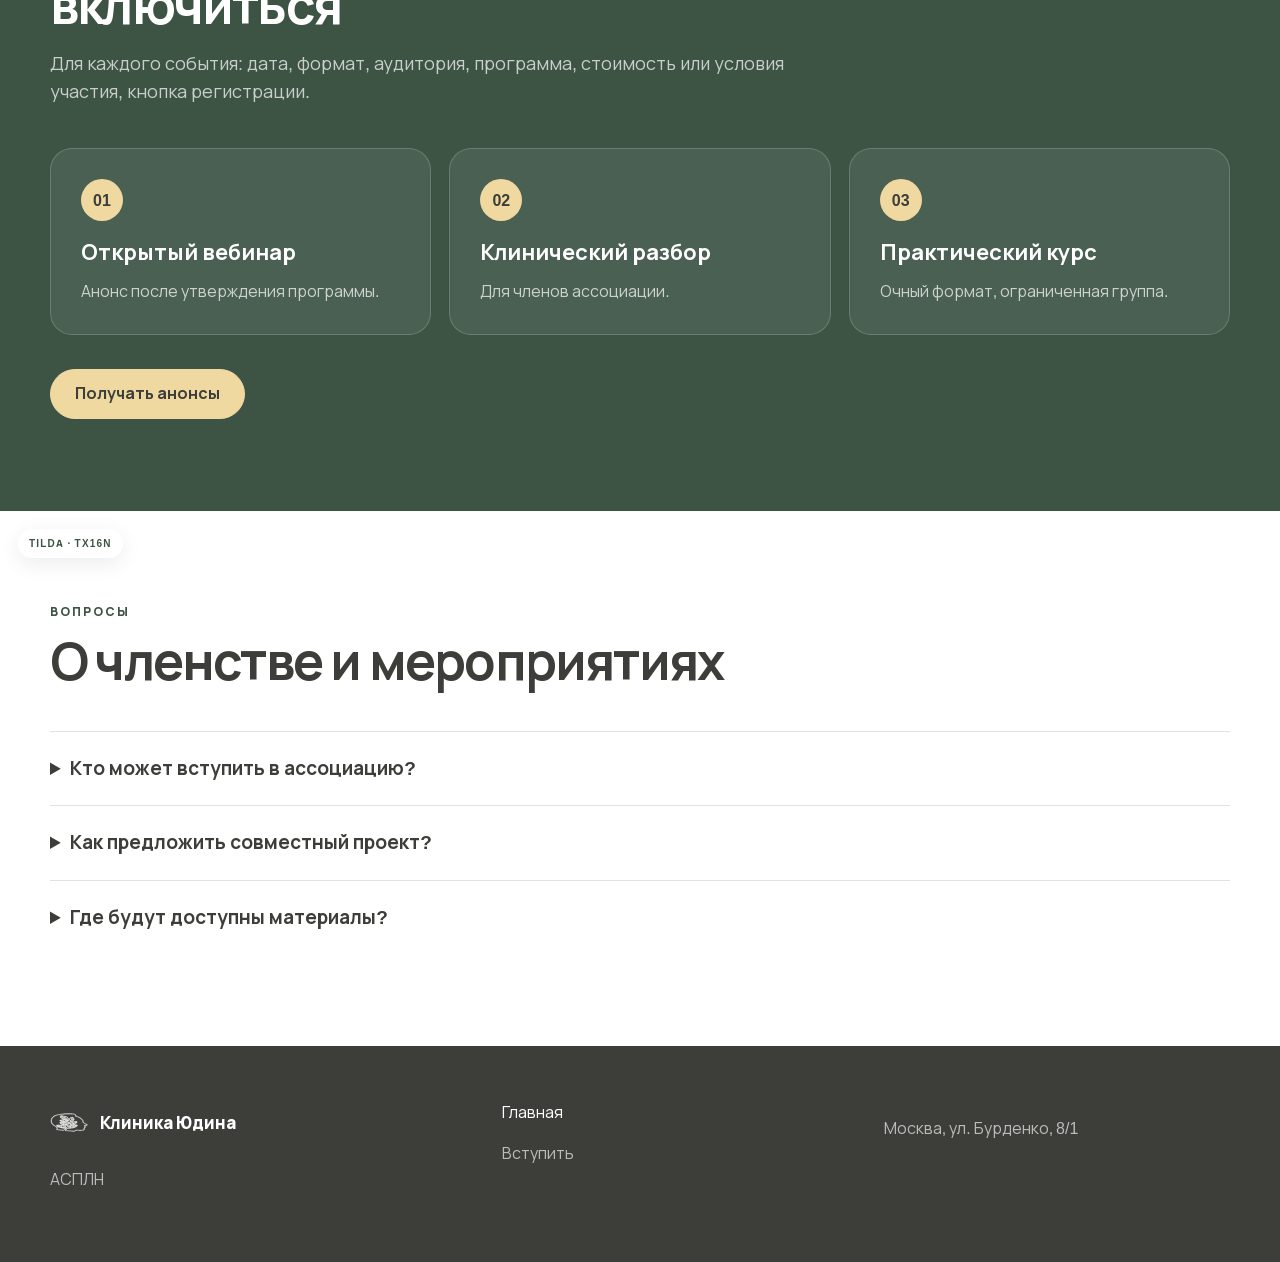
<file: aspln/activity.html>
<!doctype html><html lang="ru"><head><meta charset="utf-8"><meta name="viewport" content="width=device-width,initial-scale=1"><title>Деятельность и результаты - АСПЛН</title><meta name="description" content="Мероприятия, образовательные и научные проекты Ассоциации специалистов патологии лицевого нерва."><link rel="stylesheet" href="styles.css"></head><body>
<header class="header"><div class="container header-in"><a class="clinic-logo" href="https://yudinclinic.ru/"><img src="assets/logo-clinic.svg" alt=""><span>Клиника Юдина</span></a><span class="project-mark">АСПЛН</span><nav class="nav"><a href="index.html">Об ассоциации</a><a href="#events">Мероприятия</a><a href="#materials">Материалы</a><a href="#plans">Планы</a></nav><a class="btn" href="index.html#join">Вступить</a></div><span class="block">Tilda · ME303A</span></header>
<main><section class="hero"><div class="container"><div class="eyebrow">Результаты и деятельность</div><h1>Конференции, исследования и работа сообщества</h1><p class="lead">Здесь собраны образовательные программы, научные проекты и материалы АСПЛН. Даты и результаты публикуются после подтверждения ассоциацией.</p></div><span class="block">Tilda · TL04</span></section>
<section id="events"><div class="container"><div class="section-head"><div class="eyebrow">Мероприятия</div><h2>Профессиональный обмен в разных форматах</h2><p>Карточки ниже показывают формат подачи. Реальные даты, программы и фотографии передаются заказчиком.</p></div><div class="case-list"><article class="case"><img src="assets/case-1.jpg" alt="Конференция"><div class="case-copy"><span class="tag">Конференция</span><h3>Междисциплинарный разбор патологии лицевого нерва</h3><p>Дата · город · количество участников · ключевые спикеры · ссылка на программу и фотоотчет.</p></div></article><article class="case"><img src="assets/case-2.jpg" alt="Практический курс"><div class="case-copy"><span class="tag">Практикум</span><h3>Школа диагностики и реабилитации</h3><p>Краткое описание навыков, полученных участниками, и подтверждающие материалы.</p></div></article><article class="case"><img src="assets/case-3.jpg" alt="Научный проект"><div class="case-copy"><span class="tag">Наука</span><h3>Исследовательский или методический проект</h3><p>Цель, партнеры, текущий статус, публикации и следующий этап.</p></div></article></div></div><span class="block">Tilda · SV102</span></section>
<section id="materials" class="pale"><div class="container"><div class="section-head"><div class="eyebrow">Библиотека</div><h2>Публикации и методические материалы</h2></div><div class="cards"><article class="card"><span class="tag">PDF</span><h3>Клинические рекомендации</h3><p>Название, авторы, год, версия и ссылка на документ.</p></article><article class="card"><span class="tag">Видео</span><h3>Запись лекции</h3><p>Тема, спикер, длительность и уровень доступа.</p></article><article class="card"><span class="tag">Статья</span><h3>Научная публикация</h3><p>Библиографические данные и ссылка на источник.</p></article></div></div><span class="block">Tilda · CL18N</span></section>
<section><div class="container"><div class="section-head"><div class="eyebrow">Фотоотчеты</div><h2>Среда профессионального диалога</h2></div><div class="gallery"><figure><img src="assets/hero-clinic.jpg" alt="Работа команды"></figure><figure><img src="assets/bmjo-concept.jpg" alt="Клиническая практика"></figure><figure><img src="assets/case-1.jpg" alt="Образовательное мероприятие"></figure></div></div><span class="block">Tilda · GL20</span></section>
<section id="plans" class="dark"><div class="container"><div class="section-head"><div class="eyebrow" style="color:var(--gold)">Ближайшие планы</div><h2>Календарь, который помогает включиться</h2><p>Для каждого события: дата, формат, аудитория, программа, стоимость или условия участия, кнопка регистрации.</p></div><div class="cards"><article class="card"><span class="number">01</span><h3>Открытый вебинар</h3><p>Анонс после утверждения программы.</p></article><article class="card"><span class="number">02</span><h3>Клинический разбор</h3><p>Для членов ассоциации.</p></article><article class="card"><span class="number">03</span><h3>Практический курс</h3><p>Очный формат, ограниченная группа.</p></article></div><div class="actions"><a class="btn" style="background:var(--gold);color:var(--ink);border-color:var(--gold)" href="index.html#join">Получать анонсы</a></div></div><span class="block">Tilda · TE120</span></section>
<section><div class="container faq"><div class="section-head"><div class="eyebrow">Вопросы</div><h2>О членстве и мероприятиях</h2></div><details><summary>Кто может вступить в ассоциацию?</summary><p>Дипломированные врачи и научные сотрудники, чья работа связана с диагностикой, лечением и реабилитацией патологии лицевого нерва. Окончательные критерии утверждаются ассоциацией.</p></details><details><summary>Как предложить совместный проект?</summary><p>Заполнить форму обращения с описанием организации, цели и предполагаемого формата сотрудничества.</p></details><details><summary>Где будут доступны материалы?</summary><p>Открытые материалы публикуются на сайте; условия доступа к профессиональной библиотеке указываются отдельно.</p></details></div><span class="block">Tilda · TX16N</span></section></main>
<footer class="footer"><div class="container footer-grid"><div><a class="clinic-logo" href="https://yudinclinic.ru/"><img src="assets/logo-clinic.svg" alt=""><span>Клиника Юдина</span></a><p>АСПЛН</p></div><div><a href="index.html">Главная</a><p><a href="index.html#join">Вступить</a></p></div><div><p>Москва, ул. Бурденко, 8/1</p></div></div><span class="block">Tilda · FT305</span></footer><script src="script.js"></script></body></html>
</file>
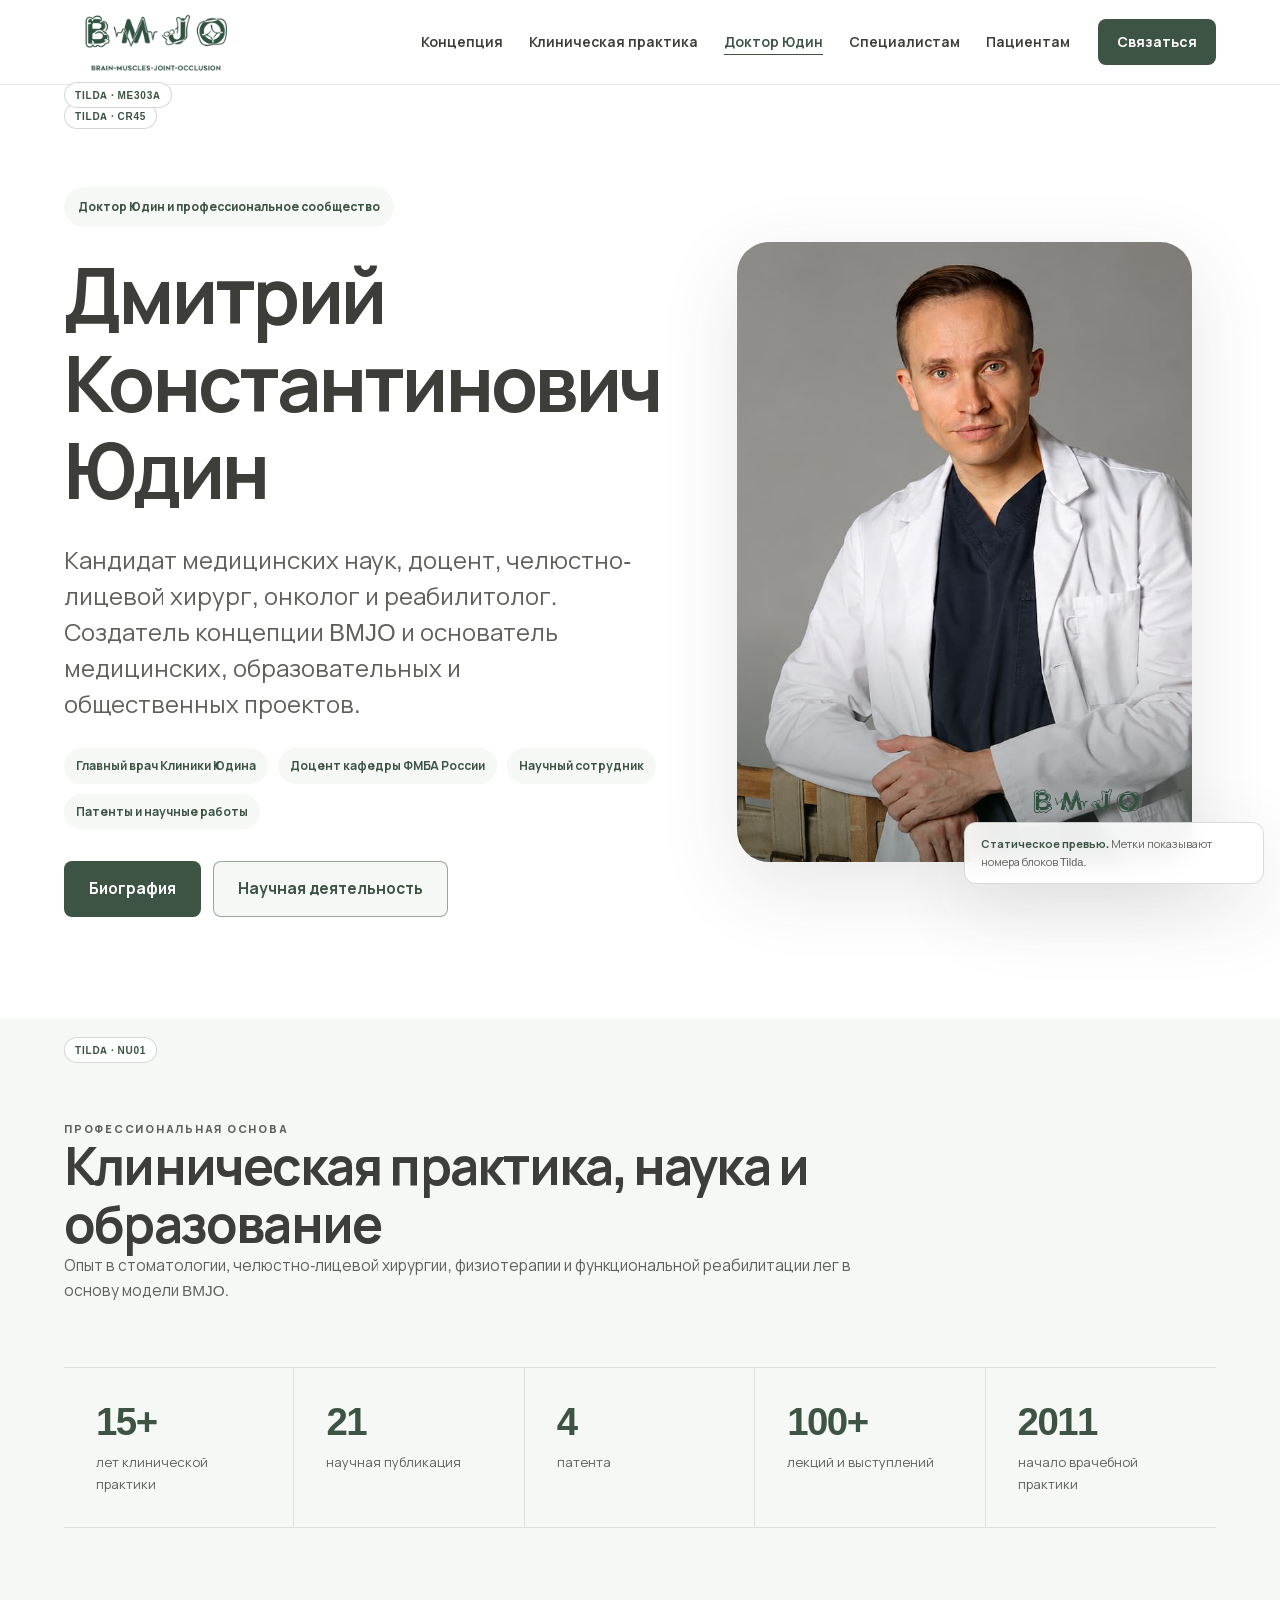
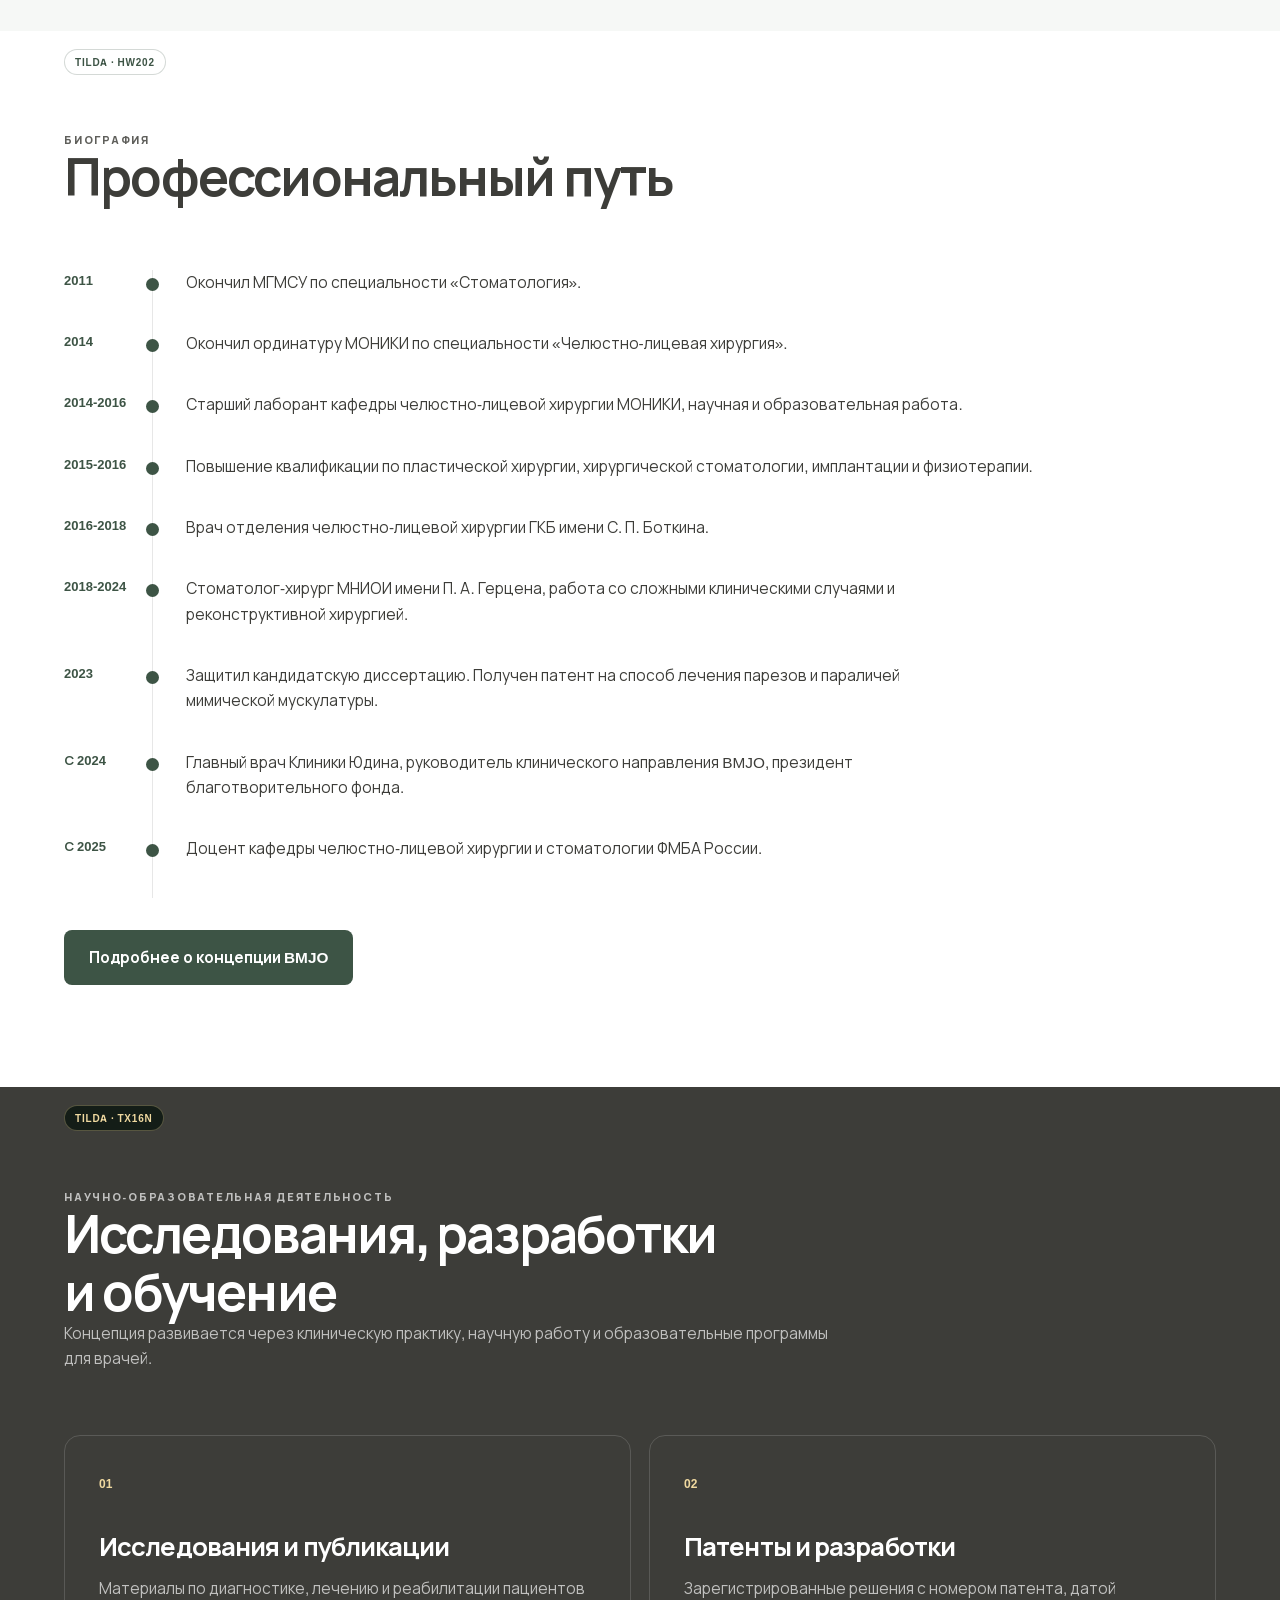
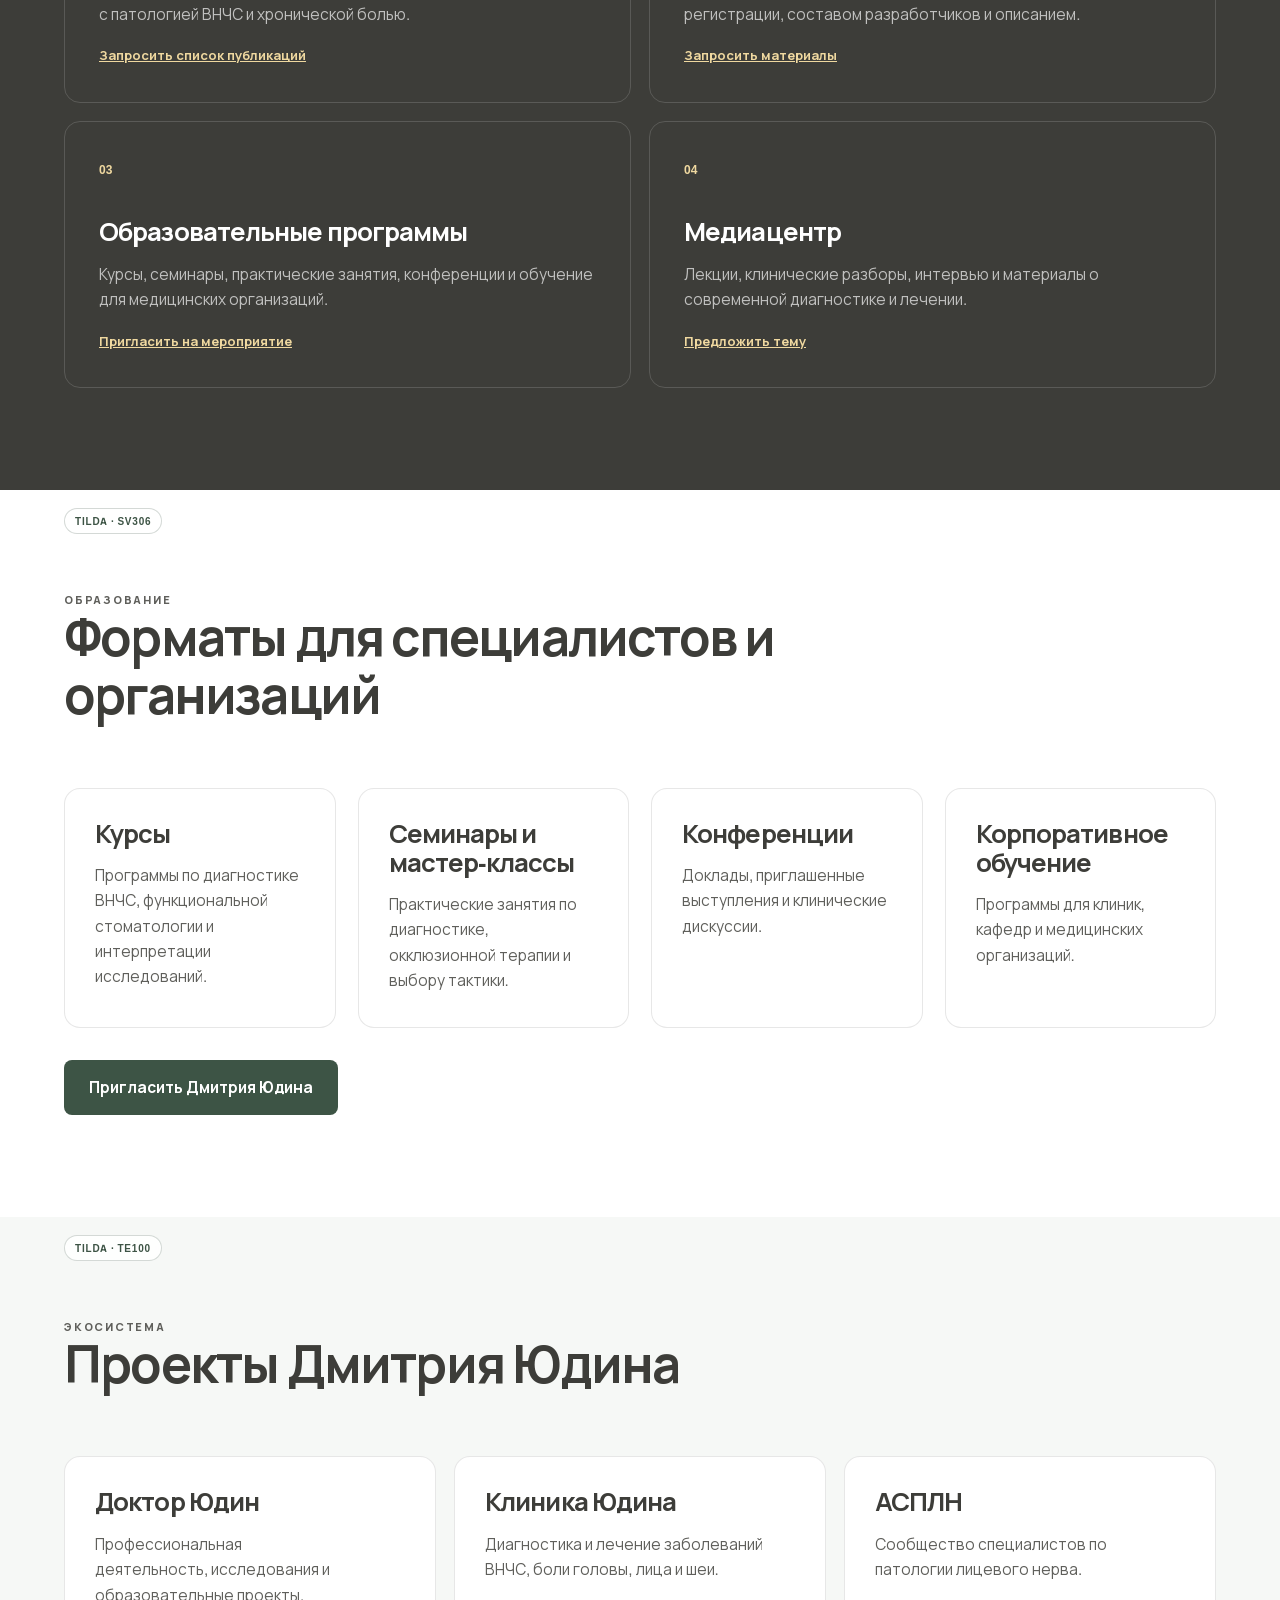
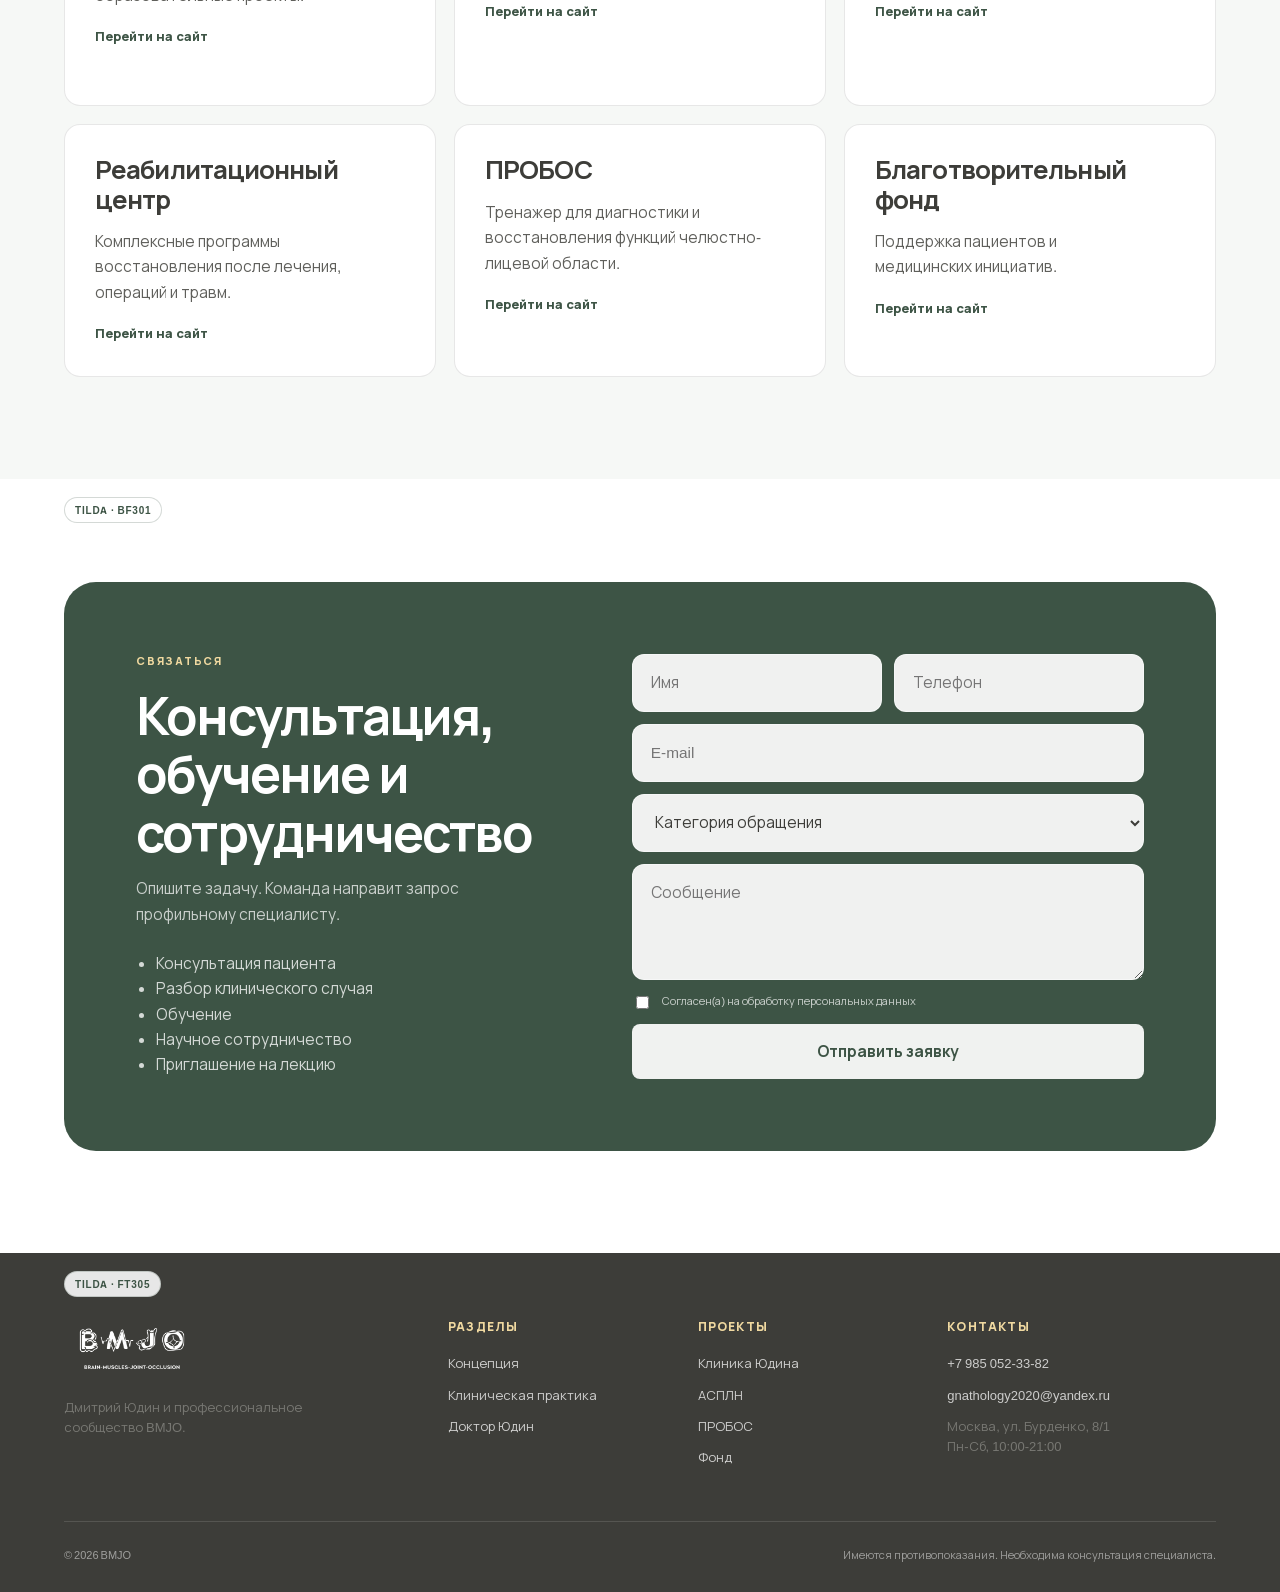
<file: bmjo/cases.html>
<!doctype html><html lang="ru"><head><meta charset="utf-8"><meta name="viewport" content="width=device-width, initial-scale=1"><title>Дмитрий Юдин и профессиональное сообщество BMJO</title><meta name="description" content="Профессиональный путь Дмитрия Юдина, научная и образовательная деятельность, проекты BMJO."><link rel="stylesheet" href="styles.css"></head><body>
<header class="site-header"><span class="block-tag">Tilda · ME303A</span><div class="container header__inner"><a class="brand" href="index.html" aria-label="BMJO, главная"><img class="brand__bmjo brand__bmjo--green" src="assets/bmjo-logo-green.png" alt="BMJO, Brain Muscles Joint Occlusion"></a><button class="menu-toggle" type="button" aria-expanded="false" aria-label="Открыть меню">☰</button><nav class="nav" aria-label="Основная навигация"><a href="index.html">Концепция</a><a href="methodology.html">Клиническая практика</a><a href="cases.html" aria-current="page">Доктор Юдин</a><a href="index.html#specialists">Специалистам</a><a href="index.html#patients">Пациентам</a></nav><a class="btn header__cta" href="#consultation">Связаться</a></div></header>
<main>
  <section class="section doctor-hero"><span class="block-tag">Tilda · CR45</span><div class="container hero__grid"><div class="hero__copy"><span class="hero__stamp">Доктор Юдин и профессиональное сообщество</span><h1>Дмитрий Константинович Юдин</h1><p class="lead">Кандидат медицинских наук, доцент, челюстно-лицевой хирург, онколог и реабилитолог. Создатель концепции BMJO и основатель медицинских, образовательных и общественных проектов.</p><div class="doctor-roles"><span>Главный врач Клиники Юдина</span><span>Доцент кафедры ФМБА России</span><span>Научный сотрудник</span><span>Патенты и научные работы</span></div><div class="actions"><a class="btn" href="#biography">Биография</a><a class="btn btn--secondary" href="#science">Научная деятельность</a></div></div><div class="hero__media doctor-portrait"><img src="assets/doctor-yudin.jpg" alt="Дмитрий Константинович Юдин"><img class="doctor-portrait__mark" src="assets/bmjo-logo-green.png" alt=""></div></div></section>

  <section class="section section--mist"><span class="block-tag">Tilda · NU01</span><div class="container"><div class="section__head"><p class="eyebrow">Профессиональная основа</p><h2>Клиническая практика, наука и образование</h2><p>Опыт в стоматологии, челюстно-лицевой хирургии, физиотерапии и функциональной реабилитации лег в основу модели BMJO.</p></div><div class="stats stats--5"><div class="stat"><strong>15+</strong><span>лет клинической практики</span></div><div class="stat"><strong>21</strong><span>научная публикация</span></div><div class="stat"><strong>4</strong><span>патента</span></div><div class="stat"><strong>100+</strong><span>лекций и выступлений</span></div><div class="stat"><strong>2011</strong><span>начало врачебной практики</span></div></div></div></section>

  <section class="section" id="biography"><span class="block-tag">Tilda · HW202</span><div class="container"><div class="section__head"><p class="eyebrow">Биография</p><h2>Профессиональный путь</h2></div><div class="career-timeline"><article><b>2011</b><p>Окончил МГМСУ по специальности «Стоматология».</p></article><article><b>2014</b><p>Окончил ординатуру МОНИКИ по специальности «Челюстно-лицевая хирургия».</p></article><article><b>2014-2016</b><p>Старший лаборант кафедры челюстно-лицевой хирургии МОНИКИ, научная и образовательная работа.</p></article><article><b>2015-2016</b><p>Повышение квалификации по пластической хирургии, хирургической стоматологии, имплантации и физиотерапии.</p></article><article><b>2016-2018</b><p>Врач отделения челюстно-лицевой хирургии ГКБ имени С. П. Боткина.</p></article><article><b>2018-2024</b><p>Стоматолог-хирург МНИОИ имени П. А. Герцена, работа со сложными клиническими случаями и реконструктивной хирургией.</p></article><article><b>2023</b><p>Защитил кандидатскую диссертацию. Получен патент на способ лечения парезов и параличей мимической мускулатуры.</p></article><article><b>С 2024</b><p>Главный врач Клиники Юдина, руководитель клинического направления BMJO, президент благотворительного фонда.</p></article><article><b>С 2025</b><p>Доцент кафедры челюстно-лицевой хирургии и стоматологии ФМБА России.</p></article></div><div class="actions"><a class="btn" href="index.html">Подробнее о концепции BMJO</a></div></div></section>

  <section class="section section--dark" id="science"><span class="block-tag">Tilda · TX16N</span><div class="container"><div class="section__head"><p class="eyebrow">Научно-образовательная деятельность</p><h2>Исследования, разработки и обучение</h2><p>Концепция развивается через клиническую практику, научную работу и образовательные программы для врачей.</p></div><div class="science-grid"><article><span>01</span><h3>Исследования и публикации</h3><p>Материалы по диагностике, лечению и реабилитации пациентов с патологией ВНЧС и хронической болью.</p><a href="#consultation">Запросить список публикаций</a></article><article><span>02</span><h3>Патенты и разработки</h3><p>Зарегистрированные решения с номером патента, датой регистрации, составом разработчиков и описанием.</p><a href="#consultation">Запросить материалы</a></article><article><span>03</span><h3>Образовательные программы</h3><p>Курсы, семинары, практические занятия, конференции и обучение для медицинских организаций.</p><a href="#consultation">Пригласить на мероприятие</a></article><article><span>04</span><h3>Медиацентр</h3><p>Лекции, клинические разборы, интервью и материалы о современной диагностике и лечении.</p><a href="#consultation">Предложить тему</a></article></div></div></section>

  <section class="section"><span class="block-tag">Tilda · SV306</span><div class="container"><div class="section__head"><p class="eyebrow">Образование</p><h2>Форматы для специалистов и организаций</h2></div><div class="cards cards--4"><article class="card"><h3>Курсы</h3><p>Программы по диагностике ВНЧС, функциональной стоматологии и интерпретации исследований.</p></article><article class="card"><h3>Семинары и мастер-классы</h3><p>Практические занятия по диагностике, окклюзионной терапии и выбору тактики.</p></article><article class="card"><h3>Конференции</h3><p>Доклады, приглашенные выступления и клинические дискуссии.</p></article><article class="card"><h3>Корпоративное обучение</h3><p>Программы для клиник, кафедр и медицинских организаций.</p></article></div><div class="actions"><a class="btn" href="#consultation">Пригласить Дмитрия Юдина</a></div></div></section>

  <section class="section section--mist"><span class="block-tag">Tilda · TE100</span><div class="container"><div class="section__head"><p class="eyebrow">Экосистема</p><h2>Проекты Дмитрия Юдина</h2></div><div class="ecosystem"><a href="https://www.doctor-yudin.ru"><h3>Доктор Юдин</h3><p>Профессиональная деятельность, исследования и образовательные проекты.</p><span>Перейти на сайт</span></a><a href="https://yudinclinic.ru/"><h3>Клиника Юдина</h3><p>Диагностика и лечение заболеваний ВНЧС, боли головы, лица и шеи.</p><span>Перейти на сайт</span></a><a href="https://aspln.ru/"><h3>АСПЛН</h3><p>Сообщество специалистов по патологии лицевого нерва.</p><span>Перейти на сайт</span></a><a href="https://yudinclinic.ru/"><h3>Реабилитационный центр</h3><p>Комплексные программы восстановления после лечения, операций и травм.</p><span>Перейти на сайт</span></a><a href="https://пробос.рф/"><h3>ПРОБОС</h3><p>Тренажер для диагностики и восстановления функций челюстно-лицевой области.</p><span>Перейти на сайт</span></a><a href="https://фонддоктораюдина.рф/"><h3>Благотворительный фонд</h3><p>Поддержка пациентов и медицинских инициатив.</p><span>Перейти на сайт</span></a></div></div></section>

  <section class="section" id="consultation"><span class="block-tag">Tilda · BF301</span><div class="container cta-panel"><div><p class="eyebrow">Связаться</p><h2>Консультация, обучение и сотрудничество</h2><p>Опишите задачу. Команда направит запрос профильному специалисту.</p><ul class="contact-topics"><li>Консультация пациента</li><li>Разбор клинического случая</li><li>Обучение</li><li>Научное сотрудничество</li><li>Приглашение на лекцию</li></ul></div><form class="form"><div class="form__row"><input name="name" placeholder="Имя" required><input name="phone" type="tel" placeholder="Телефон" required></div><input name="email" type="email" placeholder="E-mail" required><select name="category" required><option value="">Категория обращения</option><option>Пациент</option><option>Специалист</option><option>Организация</option></select><textarea name="message" placeholder="Сообщение"></textarea><label class="form__consent"><input type="checkbox" required><span>Согласен(а) на обработку персональных данных</span></label><button class="btn btn--white" type="submit">Отправить заявку</button><div class="form__success">Спасибо. Заявка принята.</div></form></div></section>
</main>
<footer class="site-footer"><span class="block-tag">Tilda · FT305</span><div class="container"><div class="footer__grid"><div><img class="footer__bmjo" src="assets/bmjo-logo-green.png" alt="BMJO"><p class="small">Дмитрий Юдин и профессиональное сообщество BMJO.</p></div><div><div class="footer__title">Разделы</div><div class="footer__links"><a href="index.html">Концепция</a><a href="methodology.html">Клиническая практика</a><a href="cases.html">Доктор Юдин</a></div></div><div><div class="footer__title">Проекты</div><div class="footer__links"><a href="https://yudinclinic.ru/">Клиника Юдина</a><a href="https://aspln.ru/">АСПЛН</a><a href="https://пробос.рф/">ПРОБОС</a><a href="https://фонддоктораюдина.рф/">Фонд</a></div></div><div><div class="footer__title">Контакты</div><div class="footer__links"><a href="tel:+79850523382">+7 985 052-33-82</a><a href="mailto:gnathology2020@yandex.ru">gnathology2020@yandex.ru</a><span class="small">Москва, ул. Бурденко, 8/1<br>Пн-Сб, 10:00-21:00</span></div></div></div><div class="footer__bottom"><span>© 2026 BMJO</span><span>Имеются противопоказания. Необходима консультация специалиста.</span></div></div></footer><div class="prototype-note"><strong>Статическое превью.</strong> Метки показывают номера блоков Tilda.</div><script src="script.js"></script></body></html>
</file>
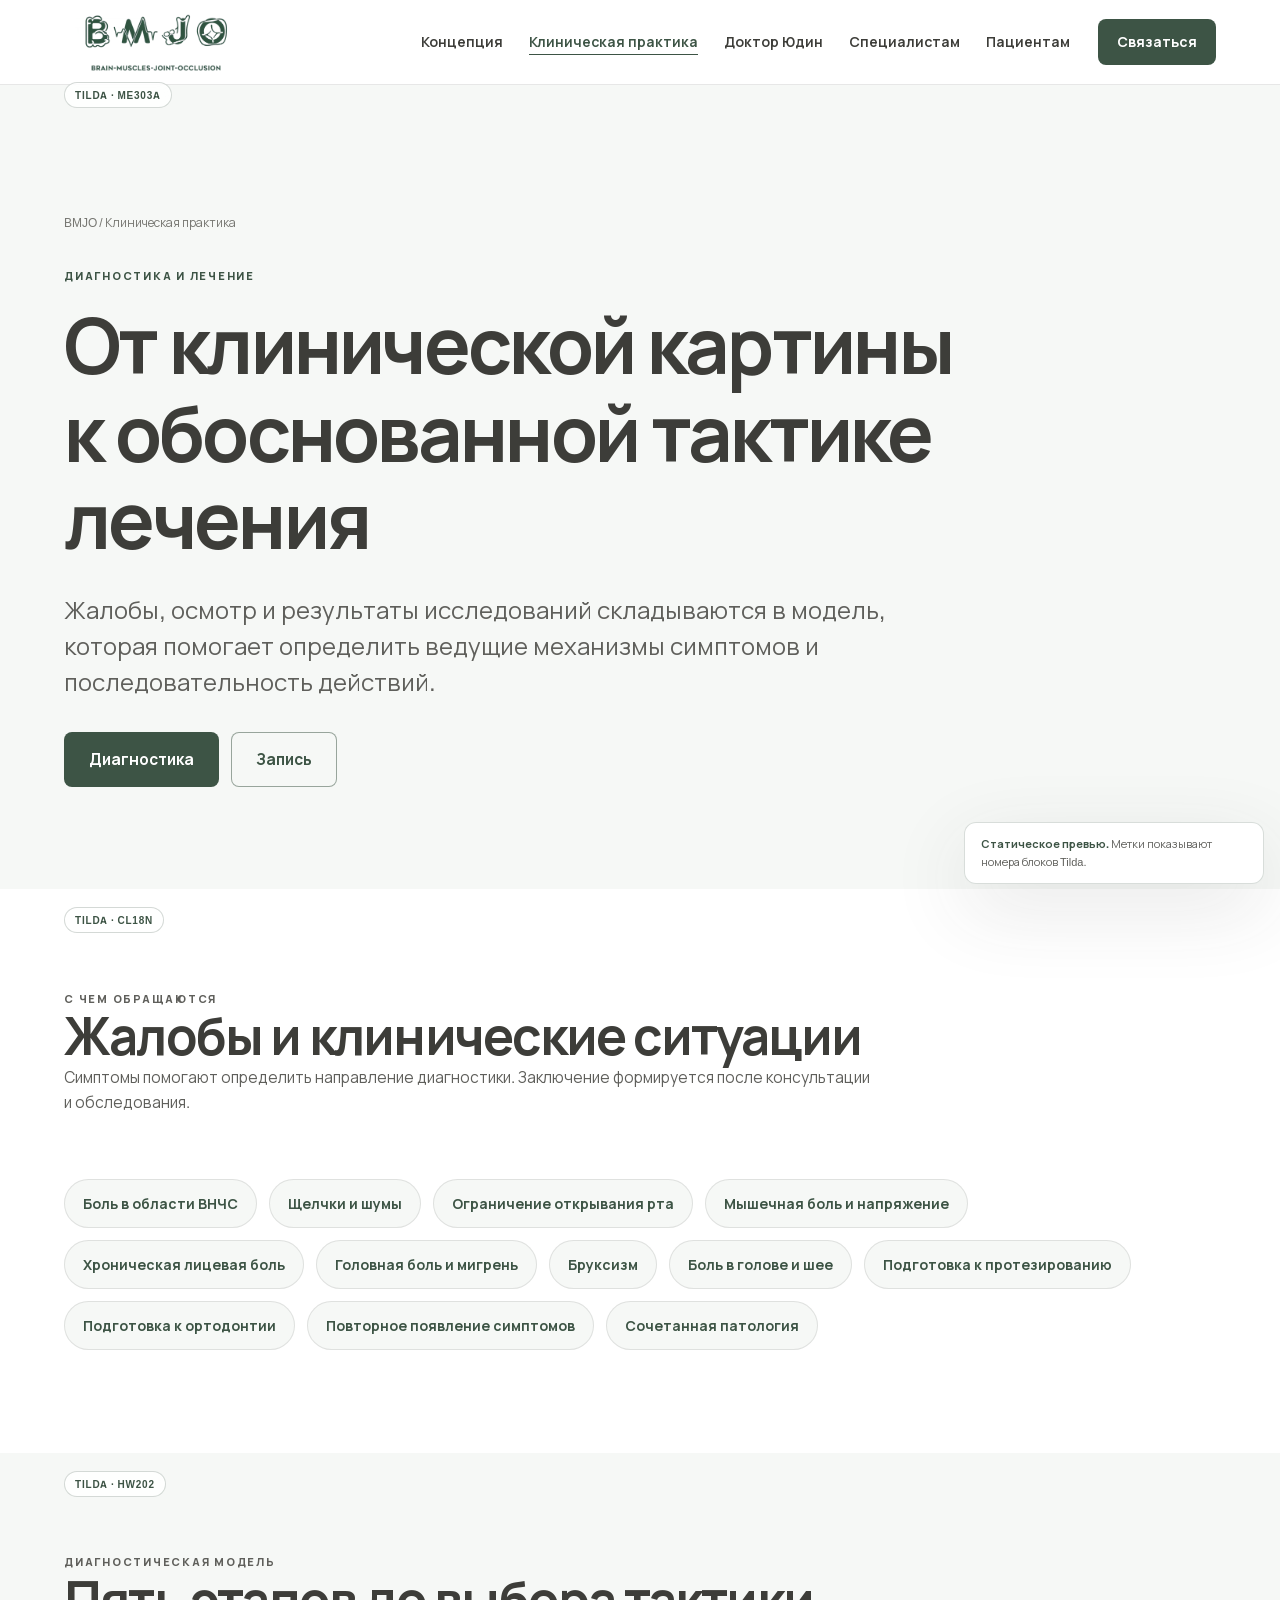
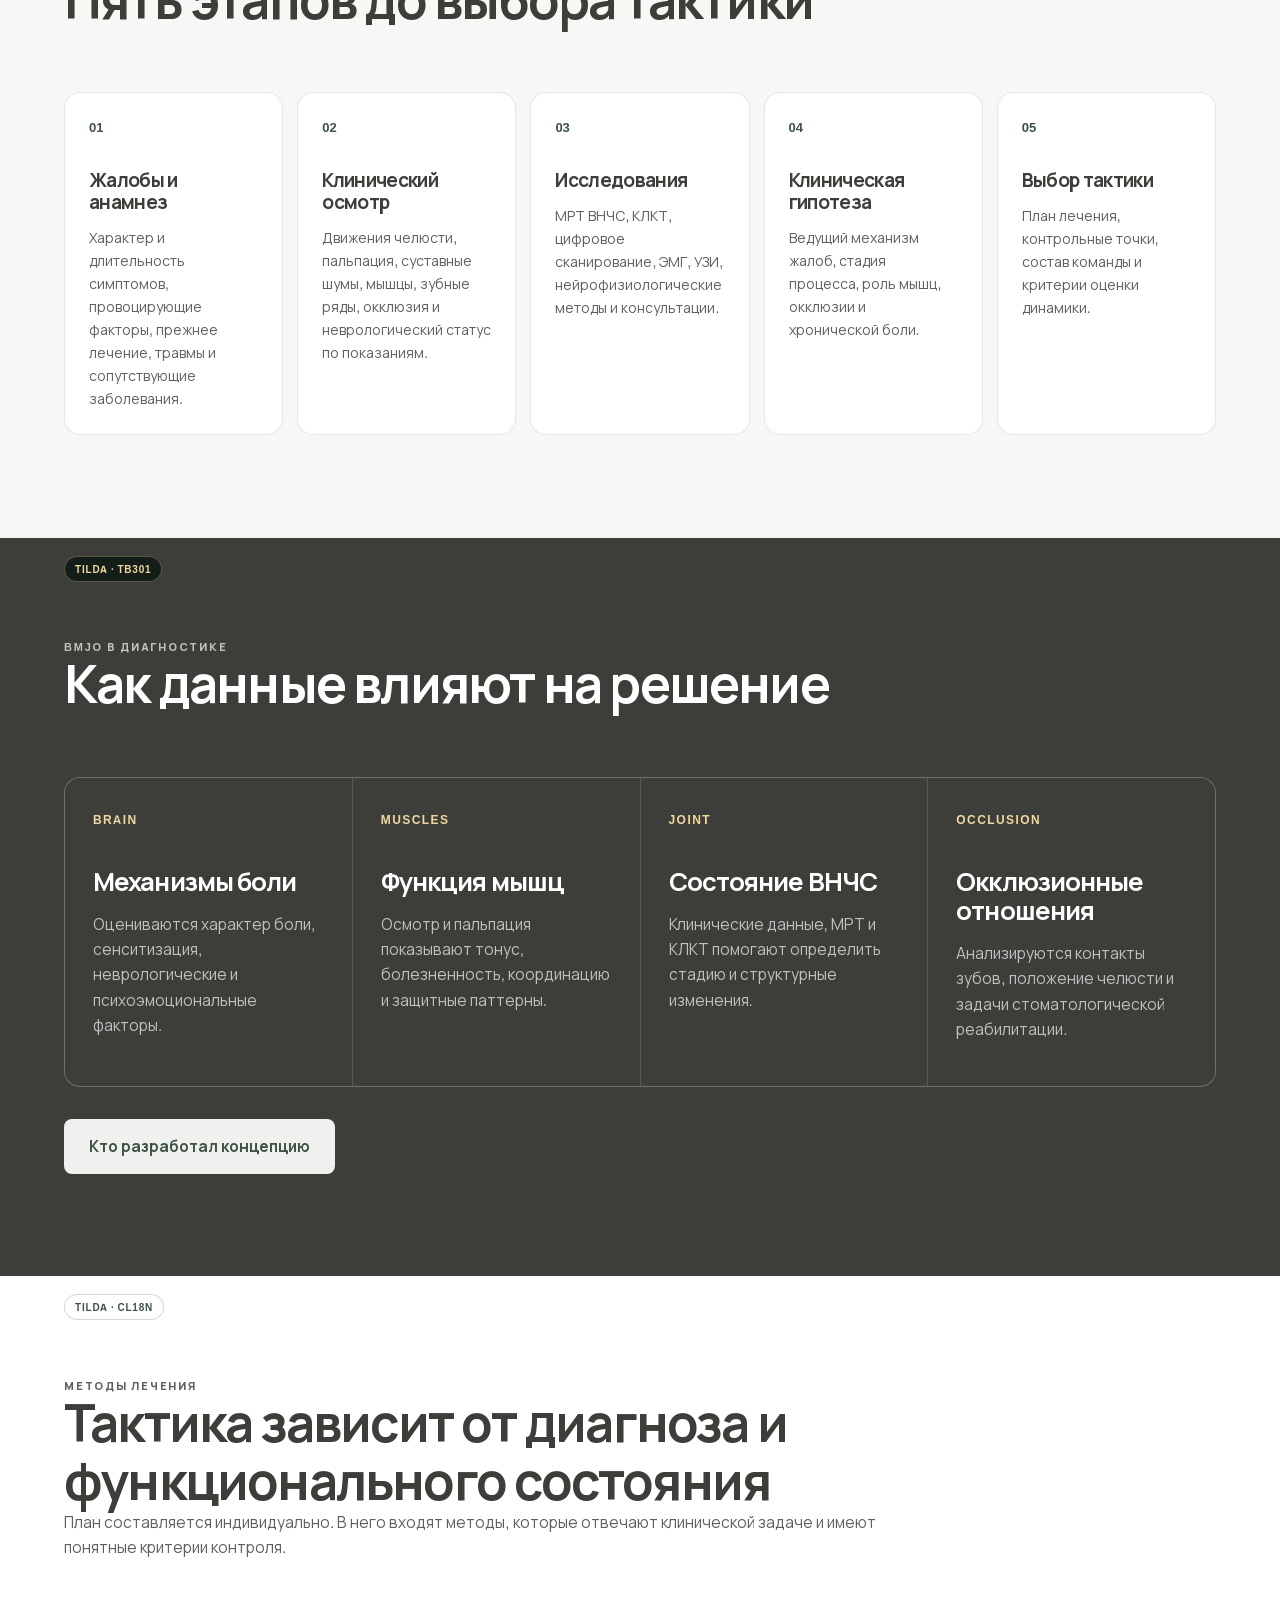
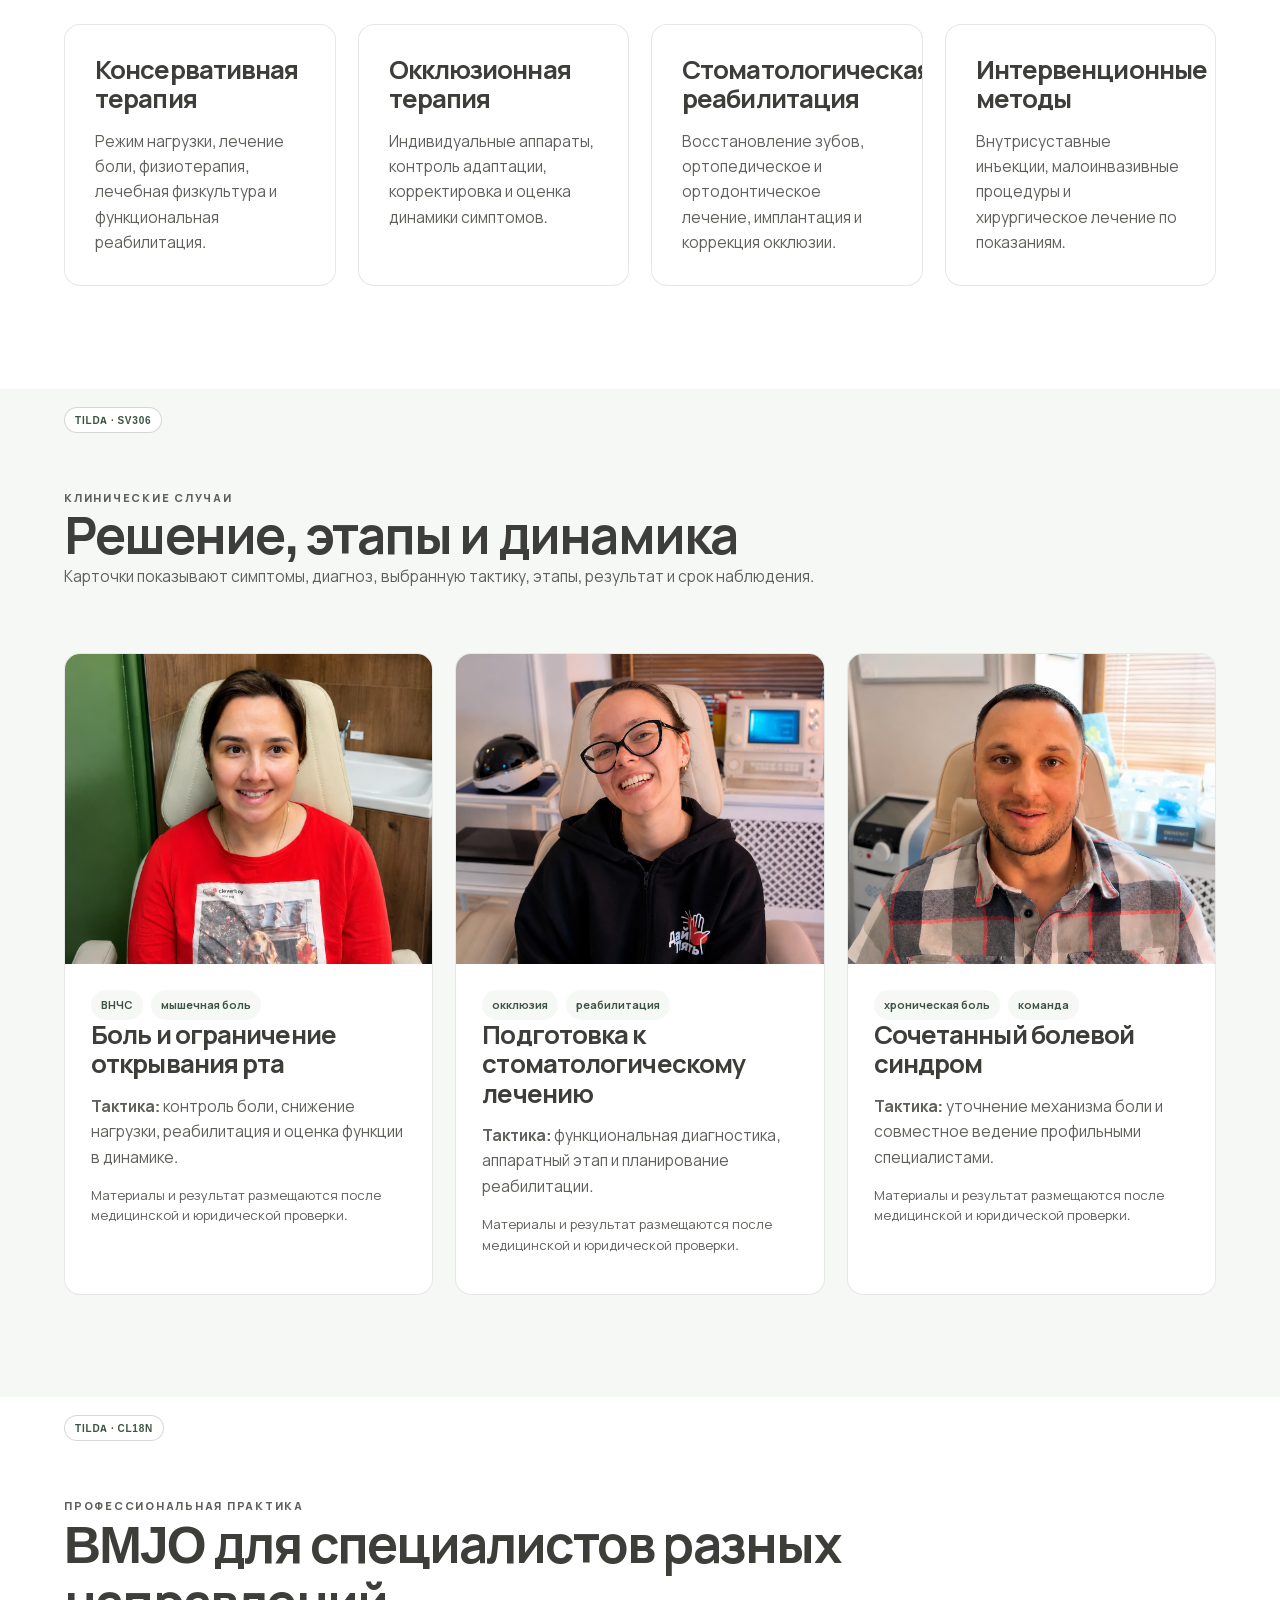
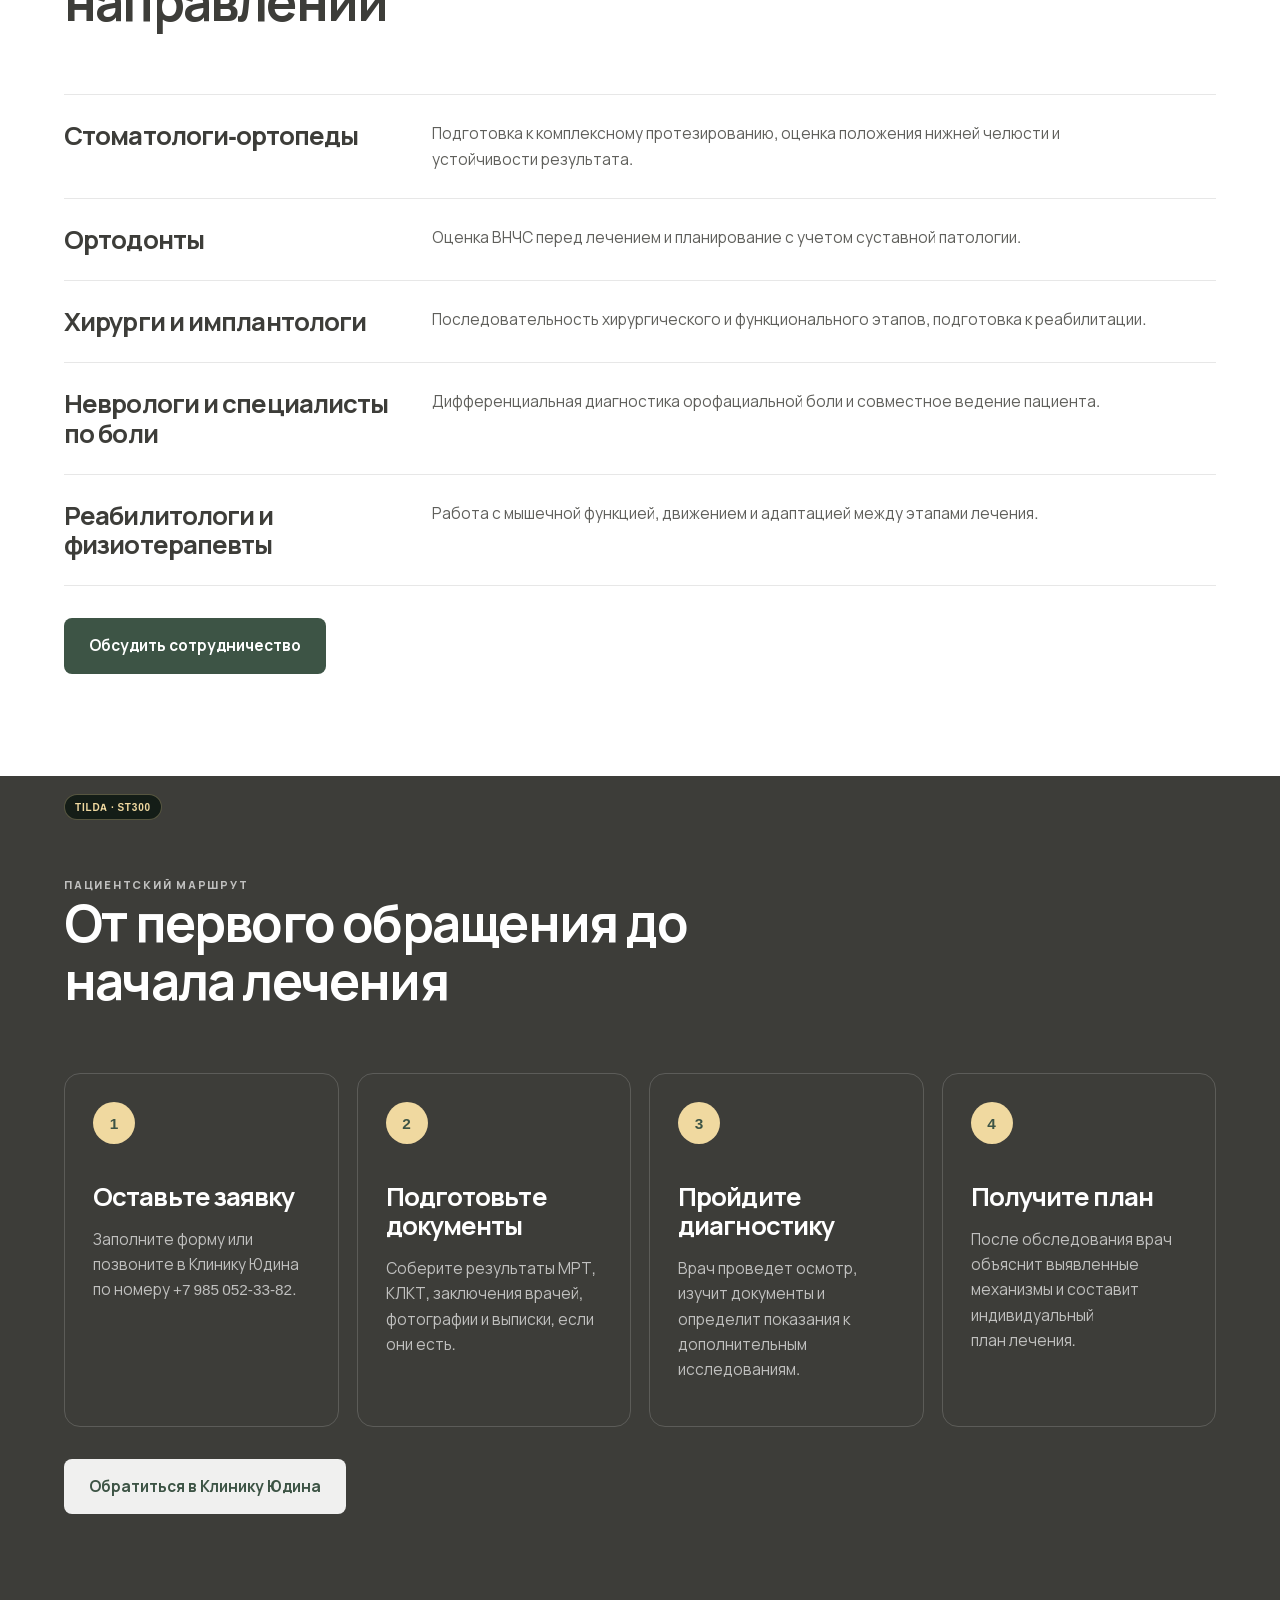
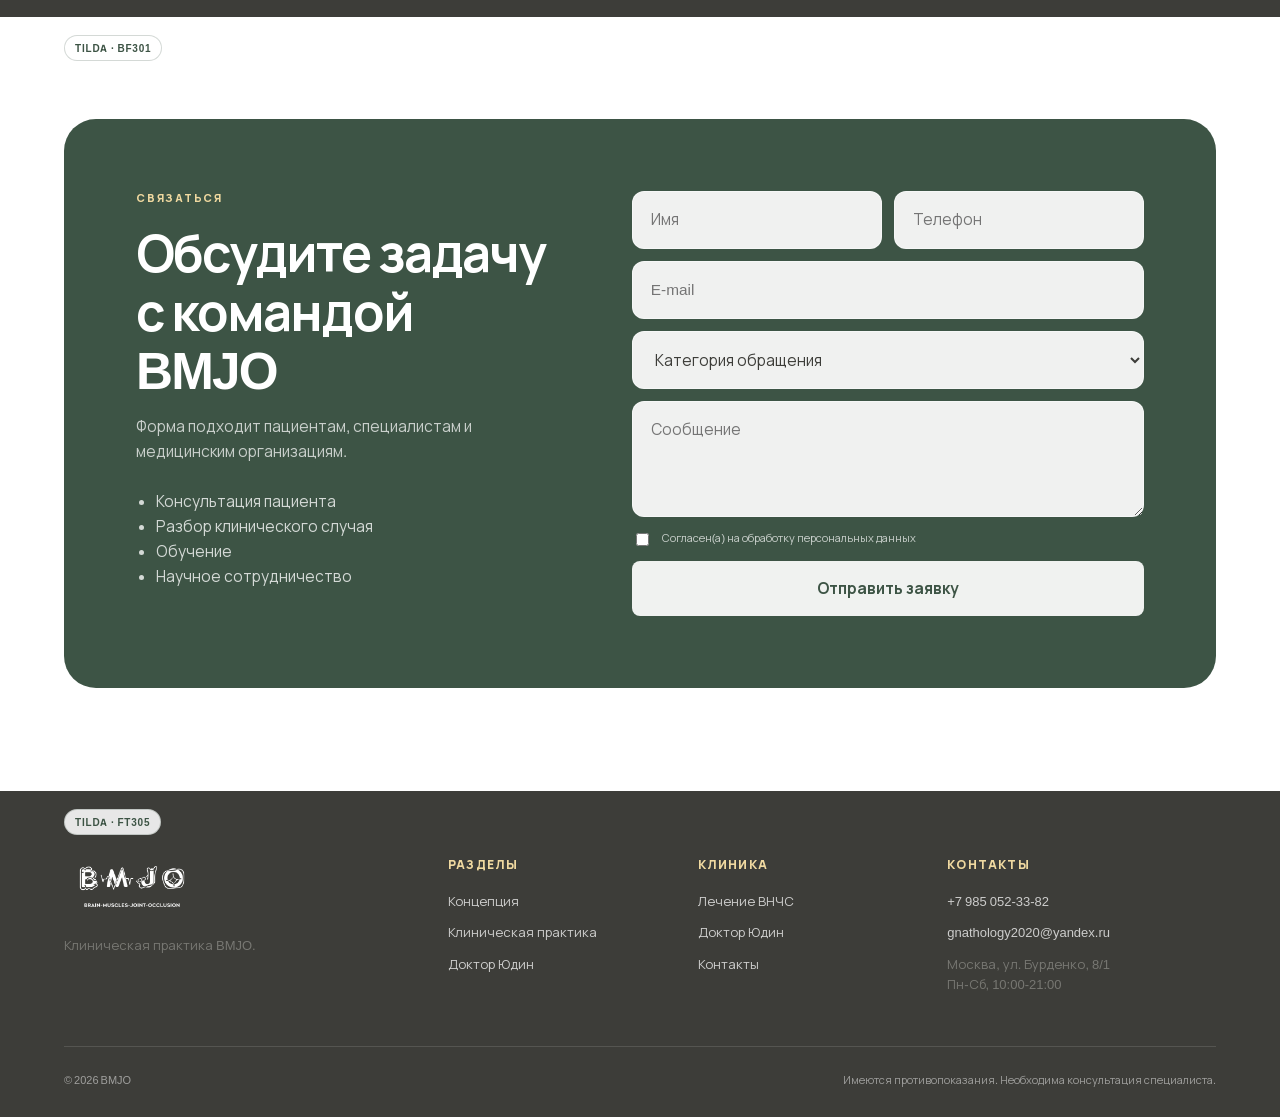
<file: bmjo/methodology.html>
<!doctype html><html lang="ru"><head><meta charset="utf-8"><meta name="viewport" content="width=device-width, initial-scale=1"><title>Клиническая практика BMJO</title><meta name="description" content="Диагностика и лечение ВНЧС по принципам BMJO: этапы, методы, клинические случаи и маршрут пациента."><link rel="stylesheet" href="styles.css"></head><body>
<header class="site-header"><span class="block-tag">Tilda · ME303A</span><div class="container header__inner"><a class="brand" href="index.html" aria-label="BMJO, главная"><img class="brand__bmjo brand__bmjo--green" src="assets/bmjo-logo-green.png" alt="BMJO, Brain Muscles Joint Occlusion"></a><button class="menu-toggle" type="button" aria-expanded="false" aria-label="Открыть меню">☰</button><nav class="nav" aria-label="Основная навигация"><a href="index.html">Концепция</a><a href="methodology.html" aria-current="page">Клиническая практика</a><a href="cases.html">Доктор Юдин</a><a href="index.html#specialists">Специалистам</a><a href="index.html#patients">Пациентам</a></nav><a class="btn header__cta" href="#consultation">Связаться</a></div></header>
<main>
  <section class="page-hero practice-hero"><span class="block-tag">Tilda · TL04</span><div class="container"><div class="breadcrumbs">BMJO / Клиническая практика</div><p class="eyebrow">Диагностика и лечение</p><h1>От клинической картины к обоснованной тактике лечения</h1><p class="lead">Жалобы, осмотр и результаты исследований складываются в модель, которая помогает определить ведущие механизмы симптомов и последовательность действий.</p><div class="actions"><a class="btn" href="#diagnostics">Диагностика</a><a class="btn btn--secondary" href="#patient-route">Запись</a></div></div></section>

  <section class="section" id="conditions"><span class="block-tag">Tilda · CL18N</span><div class="container"><div class="section__head"><p class="eyebrow">С чем обращаются</p><h2>Жалобы и клинические ситуации</h2><p>Симптомы помогают определить направление диагностики. Заключение формируется после консультации и обследования.</p></div><div class="tag-cloud"><span>Боль в области ВНЧС</span><span>Щелчки и шумы</span><span>Ограничение открывания рта</span><span>Мышечная боль и напряжение</span><span>Хроническая лицевая боль</span><span>Головная боль и мигрень</span><span>Бруксизм</span><span>Боль в голове и шее</span><span>Подготовка к протезированию</span><span>Подготовка к ортодонтии</span><span>Повторное появление симптомов</span><span>Сочетанная патология</span></div></div></section>

  <section class="section section--mist" id="diagnostics"><span class="block-tag">Tilda · HW202</span><div class="container"><div class="section__head"><p class="eyebrow">Диагностическая модель</p><h2>Пять этапов до выбора тактики</h2></div><div class="timeline"><article class="timeline__item"><strong>01</strong><h3>Жалобы и анамнез</h3><p>Характер и длительность симптомов, провоцирующие факторы, прежнее лечение, травмы и сопутствующие заболевания.</p></article><article class="timeline__item"><strong>02</strong><h3>Клинический осмотр</h3><p>Движения челюсти, пальпация, суставные шумы, мышцы, зубные ряды, окклюзия и неврологический статус по показаниям.</p></article><article class="timeline__item"><strong>03</strong><h3>Исследования</h3><p>МРТ ВНЧС, КЛКТ, цифровое сканирование, ЭМГ, УЗИ, нейрофизиологические методы и консультации.</p></article><article class="timeline__item"><strong>04</strong><h3>Клиническая гипотеза</h3><p>Ведущий механизм жалоб, стадия процесса, роль мышц, окклюзии и хронической боли.</p></article><article class="timeline__item"><strong>05</strong><h3>Выбор тактики</h3><p>План лечения, контрольные точки, состав команды и критерии оценки динамики.</p></article></div></div></section>

  <section class="section section--dark"><span class="block-tag">Tilda · TB301</span><div class="container"><div class="section__head"><p class="eyebrow">BMJO в диагностике</p><h2>Как данные влияют на решение</h2></div><div class="clinical-grid"><article><b>Brain</b><h3>Механизмы боли</h3><p>Оцениваются характер боли, сенситизация, неврологические и психоэмоциональные факторы.</p></article><article><b>Muscles</b><h3>Функция мышц</h3><p>Осмотр и пальпация показывают тонус, болезненность, координацию и защитные паттерны.</p></article><article><b>Joint</b><h3>Состояние ВНЧС</h3><p>Клинические данные, МРТ и КЛКТ помогают определить стадию и структурные изменения.</p></article><article><b>Occlusion</b><h3>Окклюзионные отношения</h3><p>Анализируются контакты зубов, положение челюсти и задачи стоматологической реабилитации.</p></article></div><div class="actions"><a class="btn btn--white" href="cases.html">Кто разработал концепцию</a></div></div></section>

  <section class="section" id="treatment"><span class="block-tag">Tilda · CL18N</span><div class="container"><div class="section__head"><p class="eyebrow">Методы лечения</p><h2>Тактика зависит от диагноза и функционального состояния</h2><p>План составляется индивидуально. В него входят методы, которые отвечают клинической задаче и имеют понятные критерии контроля.</p></div><div class="cards cards--4"><article class="card"><h3>Консервативная терапия</h3><p>Режим нагрузки, лечение боли, физиотерапия, лечебная физкультура и функциональная реабилитация.</p></article><article class="card"><h3>Окклюзионная терапия</h3><p>Индивидуальные аппараты, контроль адаптации, корректировка и оценка динамики симптомов.</p></article><article class="card"><h3>Стоматологическая реабилитация</h3><p>Восстановление зубов, ортопедическое и ортодонтическое лечение, имплантация и коррекция окклюзии.</p></article><article class="card"><h3>Интервенционные методы</h3><p>Внутрисуставные инъекции, малоинвазивные процедуры и хирургическое лечение по показаниям.</p></article></div></div></section>

  <section class="section section--mist" id="clinical-cases"><span class="block-tag">Tilda · SV306</span><div class="container"><div class="section__head"><p class="eyebrow">Клинические случаи</p><h2>Решение, этапы и динамика</h2><p>Карточки показывают симптомы, диагноз, выбранную тактику, этапы, результат и срок наблюдения.</p></div><div class="case-grid"><article class="case-card"><img src="assets/case-1.jpg" alt="Диагностика ВНЧС"><div class="case-card__body"><div class="case-card__meta"><span class="pill">ВНЧС</span><span class="pill">мышечная боль</span></div><h3>Боль и ограничение открывания рта</h3><p><b>Тактика:</b> контроль боли, снижение нагрузки, реабилитация и оценка функции в динамике.</p><p class="small">Материалы и результат размещаются после медицинской и юридической проверки.</p></div></article><article class="case-card"><img src="assets/case-2.jpg" alt="Окклюзионная диагностика"><div class="case-card__body"><div class="case-card__meta"><span class="pill">окклюзия</span><span class="pill">реабилитация</span></div><h3>Подготовка к стоматологическому лечению</h3><p><b>Тактика:</b> функциональная диагностика, аппаратный этап и планирование реабилитации.</p><p class="small">Материалы и результат размещаются после медицинской и юридической проверки.</p></div></article><article class="case-card"><img src="assets/case-3.jpg" alt="Междисциплинарный разбор"><div class="case-card__body"><div class="case-card__meta"><span class="pill">хроническая боль</span><span class="pill">команда</span></div><h3>Сочетанный болевой синдром</h3><p><b>Тактика:</b> уточнение механизма боли и совместное ведение профильными специалистами.</p><p class="small">Материалы и результат размещаются после медицинской и юридической проверки.</p></div></article></div></div></section>

  <section class="section"><span class="block-tag">Tilda · CL18N</span><div class="container"><div class="section__head"><p class="eyebrow">Профессиональная практика</p><h2>BMJO для специалистов разных направлений</h2></div><div class="specialty-list"><article><h3>Стоматологи-ортопеды</h3><p>Подготовка к комплексному протезированию, оценка положения нижней челюсти и устойчивости результата.</p></article><article><h3>Ортодонты</h3><p>Оценка ВНЧС перед лечением и планирование с учетом суставной патологии.</p></article><article><h3>Хирурги и имплантологи</h3><p>Последовательность хирургического и функционального этапов, подготовка к реабилитации.</p></article><article><h3>Неврологи и специалисты по боли</h3><p>Дифференциальная диагностика орофациальной боли и совместное ведение пациента.</p></article><article><h3>Реабилитологи и физиотерапевты</h3><p>Работа с мышечной функцией, движением и адаптацией между этапами лечения.</p></article></div><div class="actions"><a class="btn" href="#consultation">Обсудить сотрудничество</a></div></div></section>

  <section class="section section--dark" id="patient-route"><span class="block-tag">Tilda · ST300</span><div class="container"><div class="section__head"><p class="eyebrow">Пациентский маршрут</p><h2>От первого обращения до начала лечения</h2></div><div class="route"><article><span>1</span><h3>Оставьте заявку</h3><p>Заполните форму или позвоните в Клинику Юдина по номеру +7 985 052-33-82.</p></article><article><span>2</span><h3>Подготовьте документы</h3><p>Соберите результаты МРТ, КЛКТ, заключения врачей, фотографии и выписки, если они есть.</p></article><article><span>3</span><h3>Пройдите диагностику</h3><p>Врач проведет осмотр, изучит документы и определит показания к дополнительным исследованиям.</p></article><article><span>4</span><h3>Получите план</h3><p>После обследования врач объяснит выявленные механизмы и составит индивидуальный план лечения.</p></article></div><div class="actions"><a class="btn btn--white" href="https://yudinclinic.ru/">Обратиться в Клинику Юдина</a></div></div></section>

  <section class="section" id="consultation"><span class="block-tag">Tilda · BF301</span><div class="container cta-panel"><div><p class="eyebrow">Связаться</p><h2>Обсудите задачу с командой BMJO</h2><p>Форма подходит пациентам, специалистам и медицинским организациям.</p><ul class="contact-topics"><li>Консультация пациента</li><li>Разбор клинического случая</li><li>Обучение</li><li>Научное сотрудничество</li></ul></div><form class="form"><div class="form__row"><input name="name" placeholder="Имя" required><input name="phone" type="tel" placeholder="Телефон" required></div><input name="email" type="email" placeholder="E-mail" required><select name="category" required><option value="">Категория обращения</option><option>Пациент</option><option>Специалист</option><option>Организация</option></select><textarea name="message" placeholder="Сообщение"></textarea><label class="form__consent"><input type="checkbox" required><span>Согласен(а) на обработку персональных данных</span></label><button class="btn btn--white" type="submit">Отправить заявку</button><div class="form__success">Спасибо. Заявка принята.</div></form></div></section>
</main>
<footer class="site-footer"><span class="block-tag">Tilda · FT305</span><div class="container"><div class="footer__grid"><div><img class="footer__bmjo" src="assets/bmjo-logo-green.png" alt="BMJO"><p class="small">Клиническая практика BMJO.</p></div><div><div class="footer__title">Разделы</div><div class="footer__links"><a href="index.html">Концепция</a><a href="methodology.html">Клиническая практика</a><a href="cases.html">Доктор Юдин</a></div></div><div><div class="footer__title">Клиника</div><div class="footer__links"><a href="https://yudinclinic.ru/vnchs/">Лечение ВНЧС</a><a href="https://yudinclinic.ru/about/doctor-yudin/">Доктор Юдин</a><a href="https://yudinclinic.ru/kontakty/">Контакты</a></div></div><div><div class="footer__title">Контакты</div><div class="footer__links"><a href="tel:+79850523382">+7 985 052-33-82</a><a href="mailto:gnathology2020@yandex.ru">gnathology2020@yandex.ru</a><span class="small">Москва, ул. Бурденко, 8/1<br>Пн-Сб, 10:00-21:00</span></div></div></div><div class="footer__bottom"><span>© 2026 BMJO</span><span>Имеются противопоказания. Необходима консультация специалиста.</span></div></div></footer><div class="prototype-note"><strong>Статическое превью.</strong> Метки показывают номера блоков Tilda.</div><script src="script.js"></script></body></html>
</file>
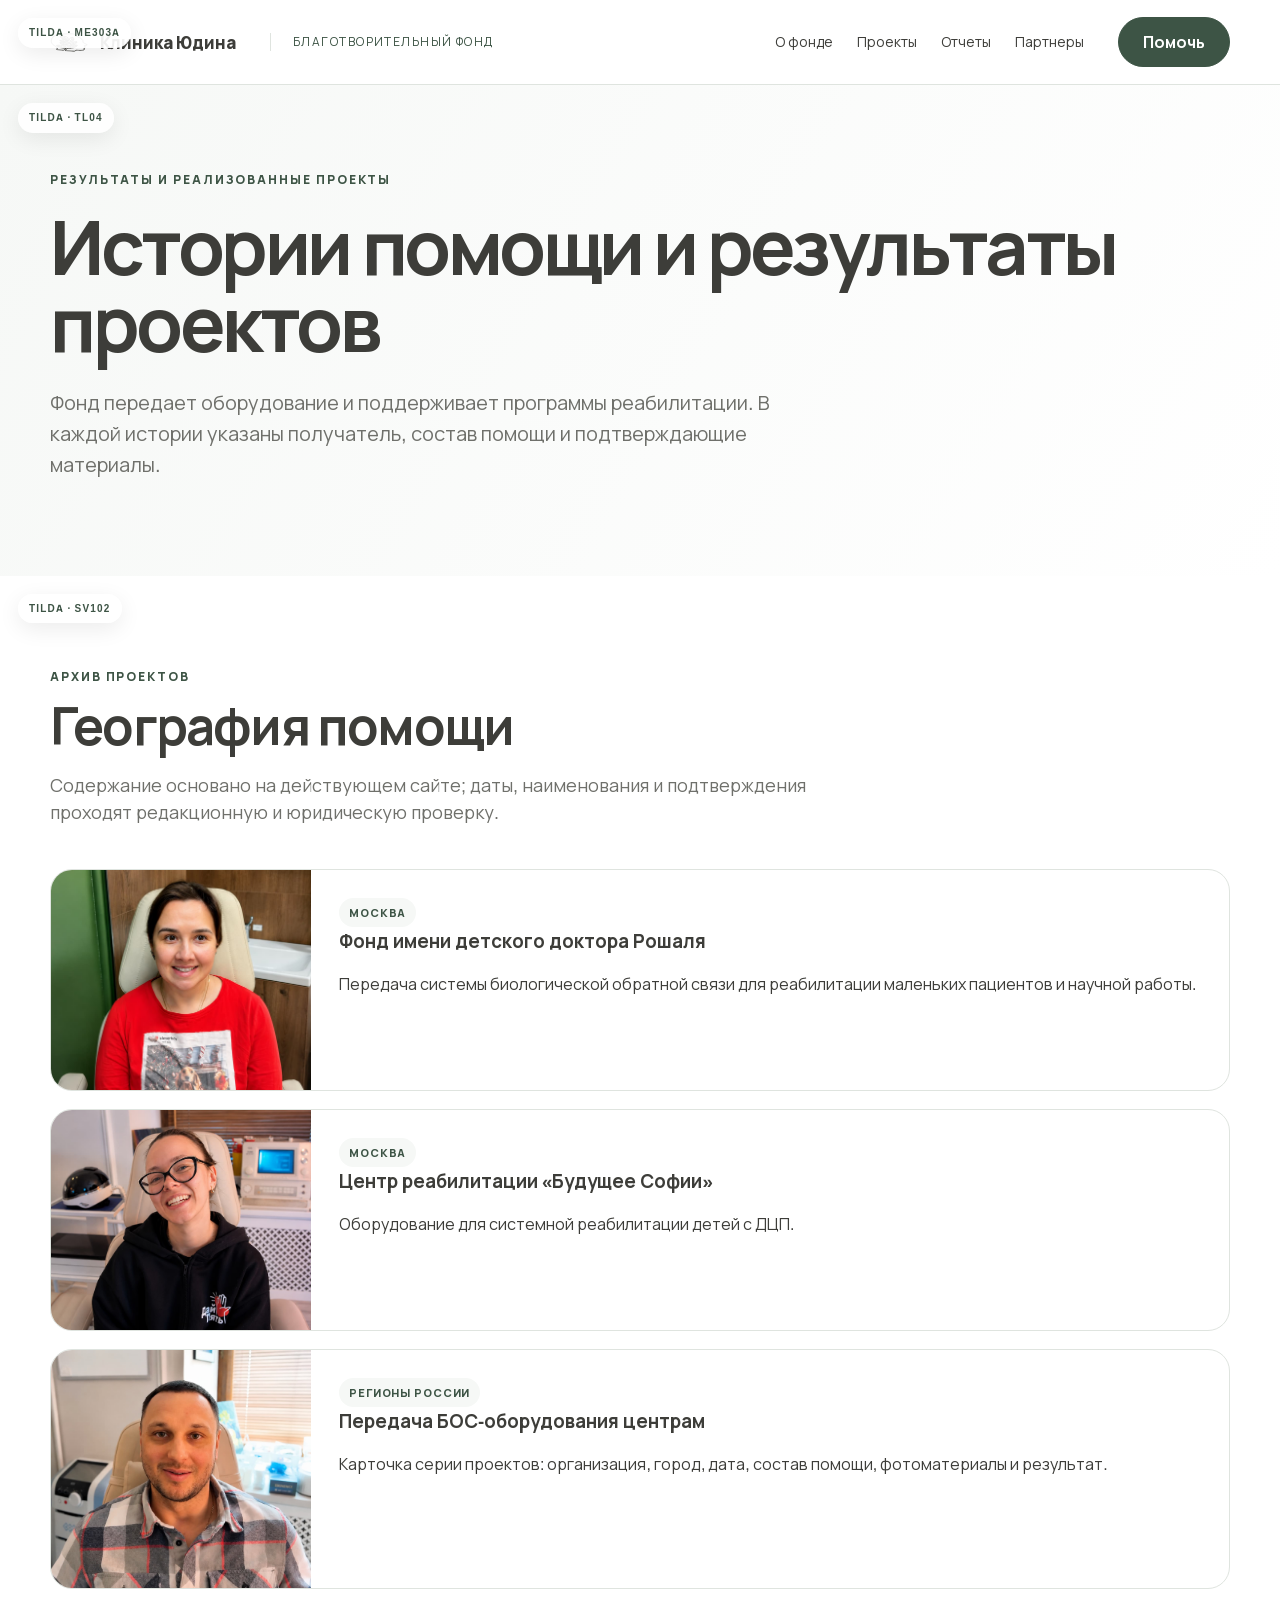
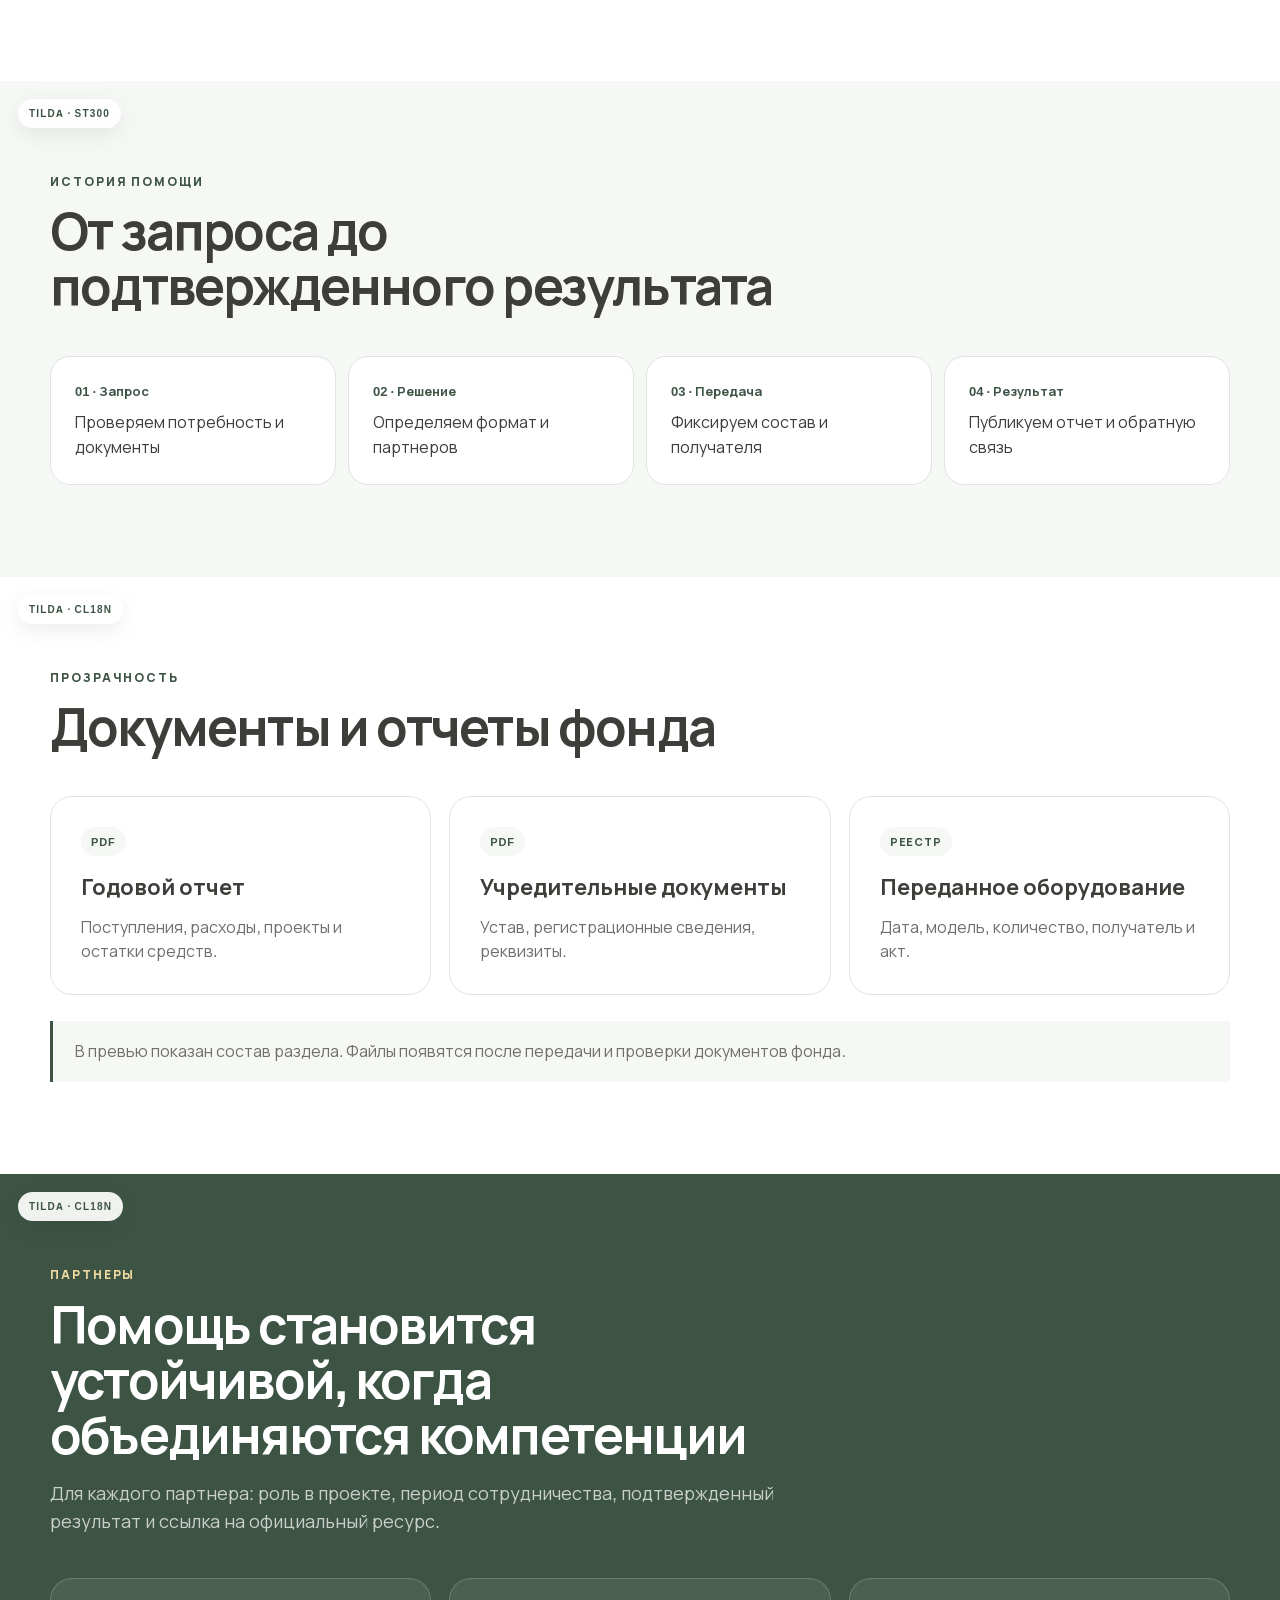
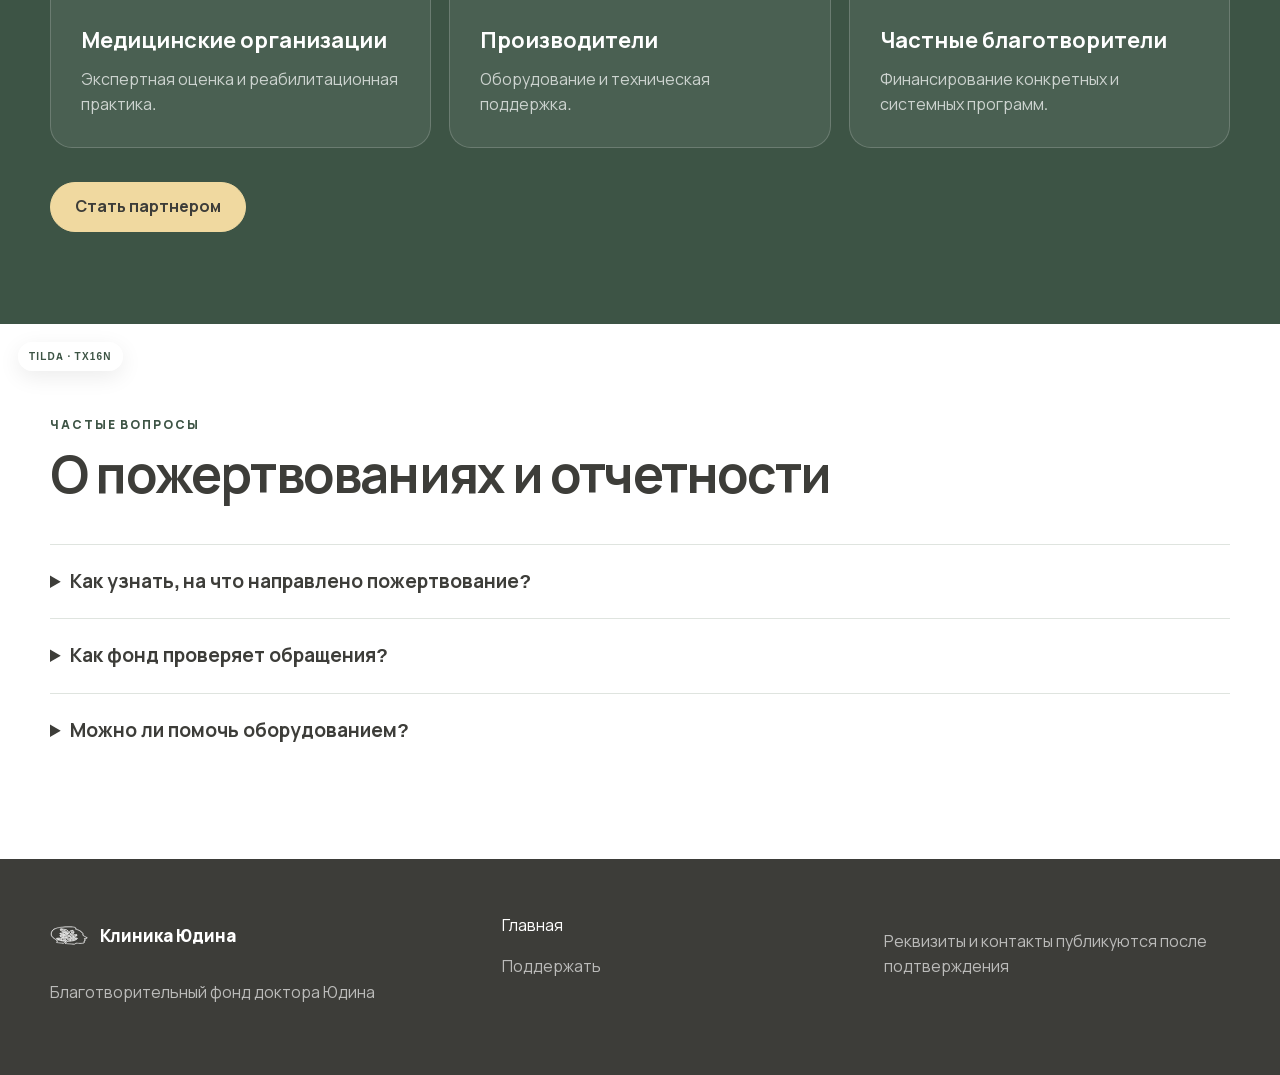
<file: foundation/projects.html>
<!doctype html><html lang="ru"><head><meta charset="utf-8"><meta name="viewport" content="width=device-width,initial-scale=1"><title>Результаты и проекты - Фонд доктора Юдина</title><meta name="description" content="Реализованные благотворительные проекты, истории помощи и отчеты фонда доктора Юдина."><link rel="stylesheet" href="styles.css"></head><body>
<header class="header"><div class="container header-in"><a class="clinic-logo" href="https://yudinclinic.ru/"><img src="assets/logo-clinic.svg" alt=""><span>Клиника Юдина</span></a><span class="project-mark">Благотворительный фонд</span><nav class="nav"><a href="index.html">О фонде</a><a href="#projects">Проекты</a><a href="#reports">Отчеты</a><a href="#partners">Партнеры</a></nav><a class="btn" href="index.html#support">Помочь</a></div><span class="block">Tilda · ME303A</span></header>
<main><section class="hero"><div class="container"><div class="eyebrow">Результаты и реализованные проекты</div><h1>Истории помощи и результаты проектов</h1><p class="lead">Фонд передает оборудование и поддерживает программы реабилитации. В каждой истории указаны получатель, состав помощи и подтверждающие материалы.</p></div><span class="block">Tilda · TL04</span></section>
<section id="projects"><div class="container"><div class="section-head"><div class="eyebrow">Архив проектов</div><h2>География помощи</h2><p>Содержание основано на действующем сайте; даты, наименования и подтверждения проходят редакционную и юридическую проверку.</p></div><div class="case-list"><article class="case"><img src="assets/case-1.jpg" alt="Реабилитационный центр"><div class="case-copy"><span class="tag">Москва</span><h3>Фонд имени детского доктора Рошаля</h3><p>Передача системы биологической обратной связи для реабилитации маленьких пациентов и научной работы.</p></div></article><article class="case"><img src="assets/case-2.jpg" alt="Центр Будущее Софии"><div class="case-copy"><span class="tag">Москва</span><h3>Центр реабилитации «Будущее Софии»</h3><p>Оборудование для системной реабилитации детей с ДЦП.</p></div></article><article class="case"><img src="assets/case-3.jpg" alt="Реабилитационный проект"><div class="case-copy"><span class="tag">Регионы России</span><h3>Передача БОС-оборудования центрам</h3><p>Карточка серии проектов: организация, город, дата, состав помощи, фотоматериалы и результат.</p></div></article></div></div><span class="block">Tilda · SV102</span></section>
<section class="pale"><div class="container"><div class="section-head"><div class="eyebrow">История помощи</div><h2>От запроса до подтвержденного результата</h2></div><div class="timeline"><div class="step"><b>01 · Запрос</b>Проверяем потребность и документы</div><div class="step"><b>02 · Решение</b>Определяем формат и партнеров</div><div class="step"><b>03 · Передача</b>Фиксируем состав и получателя</div><div class="step"><b>04 · Результат</b>Публикуем отчет и обратную связь</div></div></div><span class="block">Tilda · ST300</span></section>
<section id="reports"><div class="container"><div class="section-head"><div class="eyebrow">Прозрачность</div><h2>Документы и отчеты фонда</h2></div><div class="cards"><article class="card"><span class="tag">PDF</span><h3>Годовой отчет</h3><p>Поступления, расходы, проекты и остатки средств.</p></article><article class="card"><span class="tag">PDF</span><h3>Учредительные документы</h3><p>Устав, регистрационные сведения, реквизиты.</p></article><article class="card"><span class="tag">Реестр</span><h3>Переданное оборудование</h3><p>Дата, модель, количество, получатель и акт.</p></article></div><div class="notice">В превью показан состав раздела. Файлы появятся после передачи и проверки документов фонда.</div></div><span class="block">Tilda · CL18N</span></section>
<section id="partners" class="dark"><div class="container"><div class="section-head"><div class="eyebrow" style="color:var(--gold)">Партнеры</div><h2>Помощь становится устойчивой, когда объединяются компетенции</h2><p>Для каждого партнера: роль в проекте, период сотрудничества, подтвержденный результат и ссылка на официальный ресурс.</p></div><div class="cards"><article class="card"><h3>Медицинские организации</h3><p>Экспертная оценка и реабилитационная практика.</p></article><article class="card"><h3>Производители</h3><p>Оборудование и техническая поддержка.</p></article><article class="card"><h3>Частные благотворители</h3><p>Финансирование конкретных и системных программ.</p></article></div><div class="actions"><a class="btn" style="background:var(--gold);color:var(--ink);border-color:var(--gold)" href="index.html#request">Стать партнером</a></div></div><span class="block">Tilda · CL18N</span></section>
<section><div class="container faq"><div class="section-head"><div class="eyebrow">Частые вопросы</div><h2>О пожертвованиях и отчетности</h2></div><details><summary>Как узнать, на что направлено пожертвование?</summary><p>Назначение раскрывается в платежной форме и отчетах; для целевых сборов создается отдельная карточка.</p></details><details><summary>Как фонд проверяет обращения?</summary><p>Регламент и список документов должны быть опубликованы после утверждения фондом.</p></details><details><summary>Можно ли помочь оборудованием?</summary><p>Да, после согласования технических характеристик и потребности конкретного получателя.</p></details></div><span class="block">Tilda · TX16N</span></section></main>
<footer class="footer"><div class="container footer-grid"><div><a class="clinic-logo" href="https://yudinclinic.ru/"><img src="assets/logo-clinic.svg" alt=""><span>Клиника Юдина</span></a><p>Благотворительный фонд доктора Юдина</p></div><div><a href="index.html">Главная</a><p><a href="index.html#support">Поддержать</a></p></div><div><p>Реквизиты и контакты публикуются после подтверждения</p></div></div><span class="block">Tilda · FT305</span></footer><script src="script.js"></script></body></html>
</file>
<file: aspln/styles.css>
@font-face{font-family:Manrope;src:url('assets/manrope.woff2') format('woff2');font-display:swap}
:root{--ink:#3d3d39;--muted:#6f706b;--green:#3d5445;--pale:#f6f8f6;--cream:#f8f5ed;--gold:#f0d9a0;--white:#fff;--line:#dfe4df;--radius:28px}
*{box-sizing:border-box}html{scroll-behavior:smooth}body{margin:0;color:var(--ink);font-family:Manrope,Arial,sans-serif;background:var(--white);line-height:1.55}a{color:inherit;text-decoration:none}img{display:block;max-width:100%}.container{width:min(1180px,calc(100% - 40px));margin:auto}.header{position:sticky;top:0;z-index:20;background:rgba(255,255,255,.94);backdrop-filter:blur(12px);border-bottom:1px solid var(--line)}.header-in{height:84px;display:flex;align-items:center;gap:34px}.logo{width:164px}.project-mark{font-size:12px;letter-spacing:.12em;text-transform:uppercase;color:var(--green);border-left:1px solid var(--line);padding-left:22px}.nav{margin-left:auto;display:flex;gap:24px;font-size:14px}.btn{display:inline-flex;align-items:center;justify-content:center;min-height:50px;padding:0 24px;border-radius:999px;background:var(--green);color:#fff;border:1px solid var(--green);font-weight:700}.btn.alt{background:transparent;color:var(--green)}.hero{padding:86px 0 76px;background:linear-gradient(120deg,var(--pale),#fff)}.grid{display:grid;grid-template-columns:1.1fr .9fr;gap:54px;align-items:center}.eyebrow{font-size:12px;letter-spacing:.16em;text-transform:uppercase;color:var(--green);font-weight:800}.hero h1{font-size:clamp(44px,6vw,76px);line-height:1.02;letter-spacing:-.045em;margin:18px 0 24px}.lead{font-size:20px;color:var(--muted);max-width:720px}.actions{display:flex;gap:12px;flex-wrap:wrap;margin-top:34px}.visual{min-height:510px;border-radius:var(--radius);overflow:hidden;position:relative;background:var(--green)}.visual img{width:100%;height:100%;object-fit:cover;position:absolute}.visual:after{content:"";position:absolute;inset:0;background:linear-gradient(180deg,transparent 45%,rgba(32,48,38,.6))}.visual-note{position:absolute;z-index:2;left:28px;bottom:26px;color:#fff;font-size:14px;max-width:300px}.block{position:absolute;z-index:5;top:18px;left:18px;padding:7px 11px;border-radius:99px;background:rgba(255,255,255,.92);color:var(--green);font-size:10px;letter-spacing:.12em;text-transform:uppercase;font-weight:800;box-shadow:0 6px 22px rgba(0,0,0,.08)}section{position:relative;padding:92px 0}.section-head{max-width:790px;margin-bottom:42px}.section-head h2{font-size:clamp(34px,4vw,54px);line-height:1.08;letter-spacing:-.035em;margin:12px 0}.section-head p{color:var(--muted);font-size:18px}.cards{display:grid;grid-template-columns:repeat(3,1fr);gap:18px}.card{padding:30px;border:1px solid var(--line);border-radius:22px;background:#fff}.card h3{margin:14px 0 10px;font-size:22px}.card p{color:var(--muted);margin:0}.number{width:42px;height:42px;border-radius:50%;display:grid;place-items:center;background:var(--pale);color:var(--green);font-weight:800}.pale{background:var(--pale)}.dark{background:var(--green);color:#fff}.dark .section-head p,.dark .card p{color:rgba(255,255,255,.72)}.dark .card{background:rgba(255,255,255,.07);border-color:rgba(255,255,255,.18)}.dark .number{background:var(--gold);color:var(--ink)}.split{display:grid;grid-template-columns:1fr 1fr;gap:64px;align-items:center}.portrait{border-radius:var(--radius);overflow:hidden;aspect-ratio:4/5}.portrait img{width:100%;height:100%;object-fit:cover}.ticks{list-style:none;padding:0;margin:26px 0}.ticks li{padding:13px 0 13px 30px;border-bottom:1px solid var(--line);position:relative}.ticks li:before{content:"✓";position:absolute;left:0;color:var(--green);font-weight:800}.timeline{display:grid;grid-template-columns:repeat(4,1fr);gap:12px}.step{padding:24px;background:#fff;border-radius:20px;border:1px solid var(--line)}.step b{display:block;color:var(--green);font-size:13px;margin-bottom:9px}.gallery{display:grid;grid-template-columns:1.2fr .8fr .8fr;gap:14px}.gallery figure{margin:0;border-radius:20px;overflow:hidden;min-height:330px;position:relative}.gallery img{width:100%;height:100%;object-fit:cover;position:absolute}.facts{display:grid;grid-template-columns:repeat(4,1fr);gap:16px}.fact{border-top:1px solid var(--line);padding-top:20px}.fact strong{font-size:40px;color:var(--green)}.faq details{border-top:1px solid var(--line);padding:22px 0}.faq summary{font-size:19px;font-weight:700;cursor:pointer}.faq p{color:var(--muted);max-width:850px}.form-wrap{display:grid;grid-template-columns:.8fr 1.2fr;gap:50px;padding:48px;border-radius:var(--radius);background:var(--cream)}form{display:grid;grid-template-columns:1fr 1fr;gap:14px}input,select,textarea{width:100%;padding:16px;border:1px solid var(--line);border-radius:12px;background:#fff;font:inherit}textarea{grid-column:1/-1;min-height:120px}.wide{grid-column:1/-1}.consent{font-size:12px;color:var(--muted)}.footer{padding:54px 0;background:var(--ink);color:#fff}.footer-grid{display:grid;grid-template-columns:1.2fr 1fr 1fr;gap:36px}.footer small,.footer p{color:rgba(255,255,255,.65)}.case-list{display:grid;gap:18px}.case{display:grid;grid-template-columns:260px 1fr;border:1px solid var(--line);border-radius:22px;overflow:hidden}.case img{width:100%;height:100%;object-fit:cover;min-height:220px}.case-copy{padding:28px}.case-copy h3{margin:0 0 8px}.tag{display:inline-block;padding:6px 10px;border-radius:99px;background:var(--pale);color:var(--green);font-size:11px;font-weight:800;text-transform:uppercase;letter-spacing:.08em}.notice{padding:18px 22px;border-left:3px solid var(--green);background:var(--pale);color:var(--muted);margin-top:26px}.menu-btn{display:none}.product{background:linear-gradient(150deg,#e9efe9,#fff)}.device{padding:34px;background:#fff;border-radius:var(--radius);box-shadow:0 25px 70px rgba(61,84,69,.15)}
@media(max-width:900px){.nav{display:none}.menu-btn{display:block;margin-left:auto}.project-mark{display:none}.grid,.split,.form-wrap{grid-template-columns:1fr}.cards{grid-template-columns:1fr 1fr}.timeline,.facts{grid-template-columns:1fr 1fr}.gallery{grid-template-columns:1fr}.gallery figure{min-height:300px}.visual{min-height:420px}.case{grid-template-columns:1fr}.case img{height:280px}.footer-grid{grid-template-columns:1fr}}
@media(max-width:600px){.container{width:min(100% - 28px,1180px)}.header-in{height:70px}.logo{width:138px}.hero,section{padding:64px 0}.hero h1{font-size:42px}.cards,.timeline,.facts,form{grid-template-columns:1fr}.wide,textarea{grid-column:auto}.form-wrap{padding:26px}.visual{min-height:360px}.block{top:10px;left:10px}.lead{font-size:17px}}
.icon{width:42px;height:42px;padding:9px;border-radius:12px;background:var(--pale);stroke:var(--green);fill:none;stroke-width:1.7;stroke-linecap:round;stroke-linejoin:round}.dark .icon{background:rgba(255,255,255,.12);stroke:var(--gold)}.clinic-logo{display:inline-flex;align-items:center;gap:12px;font-size:17px;font-weight:800;line-height:1}.clinic-logo img{width:38px;height:44px;object-fit:contain}.footer .clinic-logo{color:#fff}.footer .clinic-logo img{filter:brightness(0) invert(1)}.ticks li:before{content:"\2713"}
</file>
<file: bmjo/styles.css>
@font-face {
  font-family: "Manrope";
  src: url("assets/manrope.woff2") format("woff2");
  font-weight: 200 800;
  font-style: normal;
  font-display: swap;
}
.icon { width: 42px; height: 42px; color: var(--forest); fill: none; stroke: currentColor; stroke-width: 1.7; stroke-linecap: round; stroke-linejoin: round; margin-bottom: 18px; }
.card--dark .icon { color: var(--sand); }

:root {
  --ink: #3d3d39;
  --muted: #5f5f5b;
  --soft: #777772;
  --green: #3d5445;
  --green-deep: #08150e;
  --mist: #f6f8f6;
  --cream: #f8f8f6;
  --gold: #f0d9a0;
  --line: rgba(61, 61, 57, 0.12);
  --white: #ffffff;
  --shadow: 0 24px 80px rgba(61, 61, 57, 0.12);
  --radius-s: 8px;
  --radius-m: 16px;
  --radius-l: 32px;
  --container: min(1440px, calc(100vw - clamp(32px, 10vw, 160px)));
}

* { box-sizing: border-box; }
html { scroll-behavior: smooth; }
body {
  margin: 0;
  color: var(--ink);
  background: var(--white);
  font-family: "Manrope", Arial, sans-serif;
  font-size: clamp(15px, 1.2vw, 17px);
  line-height: 1.65;
}
body.menu-open { overflow: hidden; }
img { display: block; width: 100%; }
a { color: inherit; }
button, input, textarea, select { font: inherit; }

.container { width: var(--container); margin: 0 auto; }
.section { position: relative; padding: clamp(72px, 8vw, 120px) 0; }
.section--mist { background: var(--mist); }
.section--dark { color: var(--white); background: var(--ink); }
.section--compact { padding: clamp(48px, 6vw, 80px) 0; }
.section__head { max-width: 820px; margin-bottom: clamp(32px, 5vw, 64px); }
.section__head--split {
  display: grid;
  grid-template-columns: minmax(0, 1fr) minmax(260px, 0.6fr);
  gap: 40px;
  max-width: none;
  align-items: end;
}
.section__head p { margin: 0; color: var(--muted); }
.section--dark .section__head p { color: rgba(255,255,255,.68); }

.eyebrow {
  margin: 0 0 18px;
  color: var(--green);
  font-size: 11px;
  line-height: 1.3;
  font-weight: 800;
  letter-spacing: .16em;
  text-transform: uppercase;
}
.section--dark .eyebrow { color: var(--gold); }
h1, h2, h3, p { text-wrap: pretty; }
h1, h2, h3 { margin: 0; line-height: 1.14; letter-spacing: -.035em; }
h1 { font-size: clamp(42px, 6vw, 78px); max-width: 950px; }
h2 { font-size: clamp(32px, 4vw, 54px); }
h3 { font-size: clamp(20px, 2vw, 27px); }
.lead { color: var(--muted); font-size: clamp(18px, 2vw, 24px); line-height: 1.5; }
.small { color: var(--soft); font-size: 13px; line-height: 1.55; }

.block-tag {
  position: absolute;
  z-index: 8;
  top: 18px;
  left: max(16px, calc((100vw - var(--container)) / 2));
  padding: 7px 10px;
  border: 1px solid rgba(61,84,69,.22);
  border-radius: 999px;
  color: var(--green);
  background: rgba(255,255,255,.88);
  backdrop-filter: blur(8px);
  font-size: 10px;
  line-height: 1;
  font-weight: 800;
  letter-spacing: .08em;
  text-transform: uppercase;
}
.section--dark .block-tag { color: var(--gold); background: rgba(8,21,14,.76); border-color: rgba(240,217,160,.3); }

.btn {
  display: inline-flex;
  min-height: 52px;
  padding: 14px 24px;
  align-items: center;
  justify-content: center;
  gap: 10px;
  border: 1px solid transparent;
  border-radius: var(--radius-s);
  color: var(--white);
  background: var(--green);
  text-decoration: none;
  font-weight: 700;
  cursor: pointer;
  transition: .2s ease;
}
.btn:hover { background: var(--green-deep); transform: translateY(-1px); }
.btn--secondary { color: var(--green); background: var(--mist); border-color: rgba(61,84,69,.5); }
.btn--secondary:hover { color: var(--white); background: var(--green); }
.btn--white { color: var(--green); background: rgba(255,255,255,.92); }
.actions { display: flex; flex-wrap: wrap; gap: 12px; margin-top: 32px; }

.site-header {
  position: sticky;
  z-index: 50;
  top: 0;
  border-bottom: 1px solid var(--line);
  background: rgba(255,255,255,.92);
  backdrop-filter: blur(18px);
}
.site-header .block-tag { top: 82px; }
.header__inner { min-height: 84px; display: flex; align-items: center; gap: 28px; }
.brand { display: flex; align-items: center; gap: 16px; text-decoration: none; flex: 0 0 auto; }
.brand__bmjo { width: 132px; max-height: 52px; object-fit: contain; object-position: left center; }
.brand__bmjo--green { width: 180px; height: 58px; max-height: none; object-fit: cover; object-position: center; }
.brand--text { display: grid; gap: 2px; min-width: 180px; }
.brand--text strong { color: var(--green-deep); font-family: Georgia, "Times New Roman", serif; font-size: 27px; line-height: 1; letter-spacing: .09em; }
.brand--text span { color: var(--muted); font-size: 7px; line-height: 1.2; letter-spacing: .16em; text-transform: uppercase; }
.brand__divider { width: 1px; height: 34px; background: var(--line); }
.brand__clinic { width: 42px; height: 42px; object-fit: contain; }
.nav { margin-left: auto; display: flex; align-items: center; gap: 26px; }
.nav a { text-decoration: none; font-size: 14px; font-weight: 650; }
.nav a[aria-current="page"] { color: var(--green); text-decoration: underline; text-underline-offset: 7px; }
.header__phone { white-space: nowrap; font-size: 14px; font-weight: 750; text-decoration: none; }
.header__cta { min-height: 44px; padding: 10px 18px; font-size: 14px; }
.menu-toggle { display: none; margin-left: auto; border: 0; background: none; font-size: 24px; }

.hero { padding-top: clamp(74px, 8vw, 126px); }
.hero__grid { display: grid; grid-template-columns: 1.05fr .95fr; gap: clamp(34px, 6vw, 88px); align-items: center; }
.hero__copy .lead { max-width: 700px; margin: 28px 0 0; }
.hero__media { position: relative; min-height: 620px; overflow: hidden; border-radius: var(--radius-l); background: #a8b89a; box-shadow: var(--shadow); }
.hero__media img { position: absolute; inset: 0; height: 100%; object-fit: cover; }
.hero__media::after { content: ""; position: absolute; inset: 0; background: linear-gradient(180deg, transparent 60%, rgba(8,21,14,.42)); }
.hero__caption { position: absolute; z-index: 2; left: 28px; right: 28px; bottom: 24px; color: #fff; font-size: 13px; }
.hero__stamp {
  display: inline-flex; margin-bottom: 24px; padding: 10px 14px; border-radius: 999px;
  color: var(--green); background: var(--mist); font-size: 12px; font-weight: 750;
}

.stats { display: grid; grid-template-columns: repeat(4, 1fr); border-top: 1px solid var(--line); border-bottom: 1px solid var(--line); }
.stat { padding: 32px; border-right: 1px solid var(--line); }
.stat:last-child { border-right: 0; }
.stat strong { display: block; color: var(--green); font-size: clamp(27px, 3vw, 42px); line-height: 1.1; letter-spacing: -.04em; }
.stat span { display: block; margin-top: 10px; color: var(--muted); font-size: 13px; }

.cards { display: grid; grid-template-columns: repeat(3, 1fr); gap: 22px; }
.cards--4 { grid-template-columns: repeat(4, 1fr); }
.card {
  position: relative;
  min-height: 240px;
  padding: 30px;
  overflow: hidden;
  border: 1px solid var(--line);
  border-radius: var(--radius-m);
  background: var(--white);
}
.card h3 { margin-bottom: 15px; }
.card p { margin: 0; color: var(--muted); }
.card__number { display: block; margin-bottom: 42px; color: var(--green); font-size: 12px; font-weight: 800; }
.card--dark { color: var(--white); background: var(--green); border-color: transparent; }
.card--dark p { color: rgba(255,255,255,.72); }
.card--dark .card__number { color: var(--gold); }
.card--media { min-height: 430px; display: flex; align-items: end; color: #fff; }
.card--media > img { position: absolute; inset: 0; width: 100%; height: 100%; object-fit: cover; }
.card--media::after { content: ""; position: absolute; inset: 0; background: linear-gradient(180deg, transparent 28%, rgba(8,21,14,.82)); }
.card--media .card__body { position: relative; z-index: 2; }
.card--media p { color: rgba(255,255,255,.78); }

.split { display: grid; grid-template-columns: 1fr 1fr; gap: clamp(38px, 7vw, 100px); align-items: center; }
.split__media { overflow: hidden; border-radius: var(--radius-l); min-height: 560px; background: var(--cream); }
.split__media img { height: 100%; min-height: 560px; object-fit: cover; }
.split__copy p { color: var(--muted); }
.checklist { display: grid; gap: 0; margin: 28px 0 0; padding: 0; list-style: none; border-top: 1px solid var(--line); }
.checklist li { position: relative; padding: 16px 0 16px 34px; border-bottom: 1px solid var(--line); }
.checklist li::before { content: "↗"; position: absolute; left: 0; color: var(--green); font-weight: 800; }

.timeline { display: grid; grid-template-columns: repeat(5, 1fr); gap: 14px; }
.timeline__item { padding: 24px; border-radius: var(--radius-m); background: var(--white); border: 1px solid var(--line); }
.timeline__item strong { display: block; margin-bottom: 32px; color: var(--green); font-size: 13px; }
.timeline__item h3 { font-size: 19px; margin-bottom: 12px; }
.timeline__item p { margin: 0; color: var(--muted); font-size: 14px; }

.system-map { display: grid; grid-template-columns: repeat(5, 1fr); gap: 1px; overflow: hidden; border: 1px solid var(--line); border-radius: var(--radius-m); background: var(--line); }
.system-map__item { min-height: 200px; padding: 26px; background: var(--white); }
.system-map__item span { display: block; margin-bottom: 40px; color: var(--green); font-size: 28px; }

.evidence { display: grid; grid-template-columns: 1.25fr .75fr; gap: 20px; }
.evidence__main, .evidence__tile { overflow: hidden; border-radius: var(--radius-m); background: var(--cream); }
.evidence__main img { height: 560px; object-fit: cover; }
.evidence__side { display: grid; grid-template-rows: 1fr 1fr; gap: 20px; }
.evidence__tile img { height: 270px; object-fit: cover; }

.page-hero { padding: clamp(80px, 10vw, 150px) 0 clamp(64px, 8vw, 110px); background: var(--mist); }
.page-hero .lead { max-width: 840px; margin-top: 28px; }
.breadcrumbs { margin-bottom: 36px; color: var(--soft); font-size: 12px; }

.case-grid { display: grid; grid-template-columns: repeat(3, 1fr); gap: 22px; }
.case-card { overflow: hidden; border: 1px solid var(--line); border-radius: var(--radius-m); background: #fff; }
.case-card img { height: 310px; object-fit: cover; }
.case-card__body { padding: 26px; }
.case-card__body p { color: var(--muted); }
.case-card__meta { display: flex; gap: 8px; flex-wrap: wrap; }
.pill { display: inline-flex; padding: 6px 10px; border-radius: 999px; color: var(--green); background: var(--mist); font-size: 11px; font-weight: 700; }

.quote { max-width: 900px; margin: 0 auto; text-align: center; }
.quote blockquote { margin: 0; font-size: clamp(24px, 3.4vw, 42px); line-height: 1.35; letter-spacing: -.025em; }
.quote cite { display: block; margin-top: 28px; color: var(--gold); font-style: normal; font-size: 13px; }

.faq { border-top: 1px solid var(--line); }
.faq details { border-bottom: 1px solid var(--line); }
.faq summary { padding: 24px 44px 24px 0; cursor: pointer; list-style: none; font-weight: 750; position: relative; }
.faq summary::after { content: "+"; position: absolute; right: 0; top: 20px; color: var(--green); font-size: 24px; }
.faq details[open] summary::after { content: "−"; }
.faq details p { max-width: 850px; margin: 0 0 24px; color: var(--muted); }

.cta-panel { display: grid; grid-template-columns: .9fr 1.1fr; gap: clamp(34px, 6vw, 84px); padding: clamp(34px, 6vw, 72px); border-radius: var(--radius-l); background: var(--green); color: var(--white); }
.cta-panel .eyebrow { color: var(--gold); }
.cta-panel p { color: rgba(255,255,255,.72); }
.form { display: grid; gap: 12px; }
.form__row { display: grid; grid-template-columns: 1fr 1fr; gap: 12px; }
.form input, .form textarea, .form select {
  width: 100%; min-height: 58px; padding: 15px 18px; border: 1px solid rgba(255,255,255,.42); border-radius: 12px;
  color: var(--ink); background: rgba(255,255,255,.92); outline: none;
}
.form textarea { min-height: 116px; resize: vertical; }
.form input:focus, .form textarea:focus, .form select:focus { box-shadow: 0 0 0 2px var(--gold); }
.form__consent { display: flex; gap: 10px; align-items: start; font-size: 11px; color: rgba(255,255,255,.72); }
.form__consent input { min-height: 0; width: auto; margin-top: 4px; }
.form__success { display: none; padding: 18px; border-radius: 12px; color: var(--green-deep); background: var(--gold); font-weight: 700; }
.form.is-sent .form__success { display: block; }

.site-footer { position: relative; padding: 64px 0 28px; color: #fff; background: var(--ink); }
.footer__grid { display: grid; grid-template-columns: 1.25fr .75fr .75fr 1fr; gap: 48px; }
.footer__logos { display: flex; align-items: center; gap: 18px; margin-bottom: 24px; }
.footer__logos img:first-child { width: 120px; filter: brightness(0) invert(1); }
.footer__logos img:last-child { width: 82px; filter: brightness(0) invert(1); }
.footer__title { margin-bottom: 16px; color: var(--gold); font-size: 12px; font-weight: 800; text-transform: uppercase; letter-spacing: .1em; }
.footer__links { display: grid; gap: 10px; }
.footer__links a { color: rgba(255,255,255,.74); text-decoration: none; font-size: 13px; }
.footer__bottom { display: flex; justify-content: space-between; gap: 24px; margin-top: 52px; padding-top: 24px; border-top: 1px solid rgba(255,255,255,.12); color: rgba(255,255,255,.5); font-size: 11px; }

.prototype-note {
  position: fixed; z-index: 70; right: 16px; bottom: 16px; max-width: 300px; padding: 12px 16px;
  border: 1px solid rgba(61,84,69,.2); border-radius: 12px; background: rgba(255,255,255,.92); box-shadow: var(--shadow);
  color: var(--muted); font-size: 11px; backdrop-filter: blur(10px);
}
.prototype-note strong { color: var(--green); }

.system-map--4 { grid-template-columns: repeat(4, 1fr); }
.cards--3 { grid-template-columns: repeat(3, 1fr); }
.quote--light blockquote { color: var(--ink); }
.quote--light cite { color: var(--green); }
.compare-table { overflow: hidden; border: 1px solid var(--line); border-radius: var(--radius-m); background: var(--white); }
.compare-row { display: grid; grid-template-columns: 1fr 1fr; }
.compare-row > * { padding: 20px 24px; border-bottom: 1px solid var(--line); }
.compare-row > * + * { border-left: 1px solid var(--line); }
.compare-row:last-child > * { border-bottom: 0; }
.compare-row--head { color: var(--white); background: var(--green); }
.contact-topics { margin: 24px 0 0; padding-left: 20px; color: rgba(255,255,255,.78); }
.footer__bmjo { width: 170px; height: 62px; object-fit: contain; object-position: left center; filter: brightness(0) invert(1); margin-bottom: 18px; }
.tag-cloud { display: flex; flex-wrap: wrap; gap: 12px; }
.tag-cloud span { padding: 12px 18px; border: 1px solid var(--line); border-radius: 999px; color: var(--green); background: var(--mist); font-size: 14px; font-weight: 700; }
.clinical-grid { display: grid; grid-template-columns: repeat(4, 1fr); gap: 1px; overflow: hidden; border: 1px solid rgba(255,255,255,.14); border-radius: var(--radius-m); background: rgba(255,255,255,.14); }
.clinical-grid article { padding: 28px; background: var(--ink); }
.clinical-grid b { color: var(--gold); font-size: 12px; letter-spacing: .12em; text-transform: uppercase; }
.clinical-grid h3 { margin: 36px 0 12px; }
.clinical-grid p { color: rgba(255,255,255,.68); }
.specialty-list { border-top: 1px solid var(--line); }
.specialty-list article { display: grid; grid-template-columns: .6fr 1.4fr; gap: 32px; padding: 26px 0; border-bottom: 1px solid var(--line); }
.specialty-list p { margin: 0; color: var(--muted); }
.route { display: grid; grid-template-columns: repeat(4, 1fr); gap: 18px; }
.route article { padding: 28px; border: 1px solid rgba(255,255,255,.16); border-radius: var(--radius-m); }
.route span { display: grid; width: 42px; height: 42px; place-items: center; margin-bottom: 38px; border-radius: 50%; color: var(--green); background: var(--gold); font-weight: 800; }
.route p { color: rgba(255,255,255,.68); }
.doctor-roles { display: flex; flex-wrap: wrap; gap: 10px; margin-top: 26px; }
.doctor-roles span { padding: 8px 12px; border-radius: 999px; color: var(--green); background: var(--mist); font-size: 12px; font-weight: 700; }
.doctor-portrait { background: var(--mist); }
.doctor-portrait__mark { z-index: 3; top: auto !important; right: 22px !important; bottom: 22px !important; left: auto !important; width: 170px !important; height: 62px !important; object-fit: contain !important; filter: drop-shadow(0 5px 20px rgba(255,255,255,.65)); }
.stats--5 { grid-template-columns: repeat(5, 1fr); }
.career-timeline { position: relative; max-width: 1000px; }
.career-timeline::before { content: ""; position: absolute; top: 0; bottom: 0; left: 88px; width: 1px; background: var(--line); }
.career-timeline article { position: relative; display: grid; grid-template-columns: 88px 1fr; gap: 34px; padding: 0 0 36px; }
.career-timeline article::before { content: ""; position: absolute; top: 8px; left: 82px; width: 13px; height: 13px; border-radius: 50%; background: var(--green); }
.career-timeline b { color: var(--green); font-size: 13px; }
.career-timeline p { margin: 0; }
.science-grid { display: grid; grid-template-columns: repeat(2, 1fr); gap: 18px; }
.science-grid article { padding: 34px; border: 1px solid rgba(255,255,255,.15); border-radius: var(--radius-m); }
.science-grid span { color: var(--gold); font-size: 12px; font-weight: 800; }
.science-grid h3 { margin: 36px 0 12px; }
.science-grid p { color: rgba(255,255,255,.68); }
.science-grid a { color: var(--gold); font-size: 13px; font-weight: 700; }
.ecosystem { display: grid; grid-template-columns: repeat(3, 1fr); gap: 18px; }
.ecosystem a { min-height: 250px; padding: 30px; border: 1px solid var(--line); border-radius: var(--radius-m); background: var(--white); text-decoration: none; transition: .2s ease; }
.ecosystem a:hover { transform: translateY(-3px); box-shadow: var(--shadow); }
.ecosystem p { color: var(--muted); }
.ecosystem span { color: var(--green); font-size: 13px; font-weight: 800; }

@media (max-width: 1100px) {
  .nav, .header__phone, .header__cta { display: none; }
  .menu-toggle { display: block; }
  .nav.is-open { position: fixed; inset: 84px 0 auto; display: grid; gap: 0; padding: 18px 24px 28px; background: #fff; box-shadow: var(--shadow); }
  .nav.is-open a { padding: 14px 0; border-bottom: 1px solid var(--line); }
  .cards--4 { grid-template-columns: repeat(2, 1fr); }
  .timeline { grid-template-columns: repeat(3, 1fr); }
  .system-map { grid-template-columns: repeat(3, 1fr); }
  .system-map--4, .clinical-grid, .route { grid-template-columns: repeat(2, 1fr); }
  .stats--5 { grid-template-columns: repeat(3, 1fr); }
  .ecosystem { grid-template-columns: repeat(2, 1fr); }
  .footer__grid { grid-template-columns: repeat(2, 1fr); }
}

@media (max-width: 760px) {
  :root { --container: calc(100vw - 32px); }
  .block-tag { top: 12px; left: 16px; }
  .header__inner { min-height: 72px; }
  .site-header .block-tag { top: 74px; }
  .brand__bmjo { width: 92px; }
  .brand__bmjo--green { width: 118px; height: 42px; }
  .brand__clinic { width: 34px; height: 34px; }
  .nav.is-open { inset: 72px 0 auto; }
  .hero__grid, .split, .cta-panel, .section__head--split { grid-template-columns: 1fr; }
  .hero__media { min-height: 440px; }
  .hero__copy { padding-top: 26px; }
  .stats { grid-template-columns: 1fr 1fr; }
  .stat:nth-child(2) { border-right: 0; }
  .stat:nth-child(-n+2) { border-bottom: 1px solid var(--line); }
  .cards, .cards--4, .case-grid { grid-template-columns: 1fr; }
  .card--media { min-height: 360px; }
  .timeline, .system-map { grid-template-columns: 1fr; }
  .system-map--4, .clinical-grid, .route, .science-grid, .ecosystem { grid-template-columns: 1fr; }
  .cards--3 { grid-template-columns: 1fr; }
  .compare-row { grid-template-columns: 1fr; }
  .compare-row > * + * { border-left: 0; }
  .specialty-list article { grid-template-columns: 1fr; gap: 10px; }
  .stats--5 { grid-template-columns: 1fr 1fr; }
  .split__media, .split__media img { min-height: 420px; }
  .evidence { grid-template-columns: 1fr; }
  .evidence__main img { height: 360px; }
  .evidence__side { grid-template-columns: 1fr 1fr; grid-template-rows: auto; }
  .evidence__tile img { height: 180px; }
  .form__row { grid-template-columns: 1fr; }
  .footer__grid { grid-template-columns: 1fr; gap: 32px; }
  .footer__bottom { flex-direction: column; }
  .prototype-note { display: none; }
}
</file>
<file: foundation/styles.css>
@font-face{font-family:Manrope;src:url('assets/manrope.woff2') format('woff2');font-display:swap}
:root{--ink:#3d3d39;--muted:#6f706b;--green:#3d5445;--pale:#f6f8f6;--cream:#f8f5ed;--gold:#f0d9a0;--white:#fff;--line:#dfe4df;--radius:28px}
*{box-sizing:border-box}html{scroll-behavior:smooth}body{margin:0;color:var(--ink);font-family:Manrope,Arial,sans-serif;background:var(--white);line-height:1.55}a{color:inherit;text-decoration:none}img{display:block;max-width:100%}.container{width:min(1180px,calc(100% - 40px));margin:auto}.header{position:sticky;top:0;z-index:20;background:rgba(255,255,255,.94);backdrop-filter:blur(12px);border-bottom:1px solid var(--line)}.header-in{height:84px;display:flex;align-items:center;gap:34px}.logo{width:164px}.project-mark{font-size:12px;letter-spacing:.12em;text-transform:uppercase;color:var(--green);border-left:1px solid var(--line);padding-left:22px}.nav{margin-left:auto;display:flex;gap:24px;font-size:14px}.btn{display:inline-flex;align-items:center;justify-content:center;min-height:50px;padding:0 24px;border-radius:999px;background:var(--green);color:#fff;border:1px solid var(--green);font-weight:700}.btn.alt{background:transparent;color:var(--green)}.hero{padding:86px 0 76px;background:linear-gradient(120deg,var(--pale),#fff)}.grid{display:grid;grid-template-columns:1.1fr .9fr;gap:54px;align-items:center}.eyebrow{font-size:12px;letter-spacing:.16em;text-transform:uppercase;color:var(--green);font-weight:800}.hero h1{font-size:clamp(44px,6vw,76px);line-height:1.02;letter-spacing:-.045em;margin:18px 0 24px}.lead{font-size:20px;color:var(--muted);max-width:720px}.actions{display:flex;gap:12px;flex-wrap:wrap;margin-top:34px}.visual{min-height:510px;border-radius:var(--radius);overflow:hidden;position:relative;background:var(--green)}.visual img{width:100%;height:100%;object-fit:cover;position:absolute}.visual:after{content:"";position:absolute;inset:0;background:linear-gradient(180deg,transparent 45%,rgba(32,48,38,.6))}.visual-note{position:absolute;z-index:2;left:28px;bottom:26px;color:#fff;font-size:14px;max-width:300px}.block{position:absolute;z-index:5;top:18px;left:18px;padding:7px 11px;border-radius:99px;background:rgba(255,255,255,.92);color:var(--green);font-size:10px;letter-spacing:.12em;text-transform:uppercase;font-weight:800;box-shadow:0 6px 22px rgba(0,0,0,.08)}section{position:relative;padding:92px 0}.section-head{max-width:790px;margin-bottom:42px}.section-head h2{font-size:clamp(34px,4vw,54px);line-height:1.08;letter-spacing:-.035em;margin:12px 0}.section-head p{color:var(--muted);font-size:18px}.cards{display:grid;grid-template-columns:repeat(3,1fr);gap:18px}.card{padding:30px;border:1px solid var(--line);border-radius:22px;background:#fff}.card h3{margin:14px 0 10px;font-size:22px}.card p{color:var(--muted);margin:0}.number{width:42px;height:42px;border-radius:50%;display:grid;place-items:center;background:var(--pale);color:var(--green);font-weight:800}.pale{background:var(--pale)}.dark{background:var(--green);color:#fff}.dark .section-head p,.dark .card p{color:rgba(255,255,255,.72)}.dark .card{background:rgba(255,255,255,.07);border-color:rgba(255,255,255,.18)}.dark .number{background:var(--gold);color:var(--ink)}.split{display:grid;grid-template-columns:1fr 1fr;gap:64px;align-items:center}.portrait{border-radius:var(--radius);overflow:hidden;aspect-ratio:4/5}.portrait img{width:100%;height:100%;object-fit:cover}.ticks{list-style:none;padding:0;margin:26px 0}.ticks li{padding:13px 0 13px 30px;border-bottom:1px solid var(--line);position:relative}.ticks li:before{content:"✓";position:absolute;left:0;color:var(--green);font-weight:800}.timeline{display:grid;grid-template-columns:repeat(4,1fr);gap:12px}.step{padding:24px;background:#fff;border-radius:20px;border:1px solid var(--line)}.step b{display:block;color:var(--green);font-size:13px;margin-bottom:9px}.gallery{display:grid;grid-template-columns:1.2fr .8fr .8fr;gap:14px}.gallery figure{margin:0;border-radius:20px;overflow:hidden;min-height:330px;position:relative}.gallery img{width:100%;height:100%;object-fit:cover;position:absolute}.facts{display:grid;grid-template-columns:repeat(4,1fr);gap:16px}.fact{border-top:1px solid var(--line);padding-top:20px}.fact strong{font-size:40px;color:var(--green)}.faq details{border-top:1px solid var(--line);padding:22px 0}.faq summary{font-size:19px;font-weight:700;cursor:pointer}.faq p{color:var(--muted);max-width:850px}.form-wrap{display:grid;grid-template-columns:.8fr 1.2fr;gap:50px;padding:48px;border-radius:var(--radius);background:var(--cream)}form{display:grid;grid-template-columns:1fr 1fr;gap:14px}input,select,textarea{width:100%;padding:16px;border:1px solid var(--line);border-radius:12px;background:#fff;font:inherit}textarea{grid-column:1/-1;min-height:120px}.wide{grid-column:1/-1}.consent{font-size:12px;color:var(--muted)}.footer{padding:54px 0;background:var(--ink);color:#fff}.footer-grid{display:grid;grid-template-columns:1.2fr 1fr 1fr;gap:36px}.footer small,.footer p{color:rgba(255,255,255,.65)}.case-list{display:grid;gap:18px}.case{display:grid;grid-template-columns:260px 1fr;border:1px solid var(--line);border-radius:22px;overflow:hidden}.case img{width:100%;height:100%;object-fit:cover;min-height:220px}.case-copy{padding:28px}.case-copy h3{margin:0 0 8px}.tag{display:inline-block;padding:6px 10px;border-radius:99px;background:var(--pale);color:var(--green);font-size:11px;font-weight:800;text-transform:uppercase;letter-spacing:.08em}.notice{padding:18px 22px;border-left:3px solid var(--green);background:var(--pale);color:var(--muted);margin-top:26px}.menu-btn{display:none}.product{background:linear-gradient(150deg,#e9efe9,#fff)}.device{padding:34px;background:#fff;border-radius:var(--radius);box-shadow:0 25px 70px rgba(61,84,69,.15)}
@media(max-width:900px){.nav{display:none}.menu-btn{display:block;margin-left:auto}.project-mark{display:none}.grid,.split,.form-wrap{grid-template-columns:1fr}.cards{grid-template-columns:1fr 1fr}.timeline,.facts{grid-template-columns:1fr 1fr}.gallery{grid-template-columns:1fr}.gallery figure{min-height:300px}.visual{min-height:420px}.case{grid-template-columns:1fr}.case img{height:280px}.footer-grid{grid-template-columns:1fr}}
@media(max-width:600px){.container{width:min(100% - 28px,1180px)}.header-in{height:70px}.logo{width:138px}.hero,section{padding:64px 0}.hero h1{font-size:42px}.cards,.timeline,.facts,form{grid-template-columns:1fr}.wide,textarea{grid-column:auto}.form-wrap{padding:26px}.visual{min-height:360px}.block{top:10px;left:10px}.lead{font-size:17px}}
.icon{width:42px;height:42px;padding:9px;border-radius:12px;background:var(--pale);stroke:var(--green);fill:none;stroke-width:1.7;stroke-linecap:round;stroke-linejoin:round}.dark .icon{background:rgba(255,255,255,.12);stroke:var(--gold)}.clinic-logo{display:inline-flex;align-items:center;gap:12px;font-size:17px;font-weight:800;line-height:1}.clinic-logo img{width:38px;height:44px;object-fit:contain}.footer .clinic-logo{color:#fff}.footer .clinic-logo img{filter:brightness(0) invert(1)}.ticks li:before{content:"\2713"}
</file>
<file: probos/styles.css>
@font-face{font-family:Manrope;src:url('assets/manrope.woff2') format('woff2');font-display:swap}
:root{--ink:#3d3d39;--muted:#6f706b;--green:#3d5445;--pale:#f6f8f6;--cream:#f8f5ed;--gold:#f0d9a0;--white:#fff;--line:#dfe4df;--radius:28px}
*{box-sizing:border-box}html{scroll-behavior:smooth}body{margin:0;color:var(--ink);font-family:Manrope,Arial,sans-serif;background:var(--white);line-height:1.55}a{color:inherit;text-decoration:none}img{display:block;max-width:100%}.container{width:min(1180px,calc(100% - 40px));margin:auto}.header{position:sticky;top:0;z-index:20;background:rgba(255,255,255,.94);backdrop-filter:blur(12px);border-bottom:1px solid var(--line)}.header-in{height:84px;display:flex;align-items:center;gap:34px}.logo{width:164px}.project-mark{font-size:12px;letter-spacing:.12em;text-transform:uppercase;color:var(--green);border-left:1px solid var(--line);padding-left:22px}.nav{margin-left:auto;display:flex;gap:24px;font-size:14px}.btn{display:inline-flex;align-items:center;justify-content:center;min-height:50px;padding:0 24px;border-radius:999px;background:var(--green);color:#fff;border:1px solid var(--green);font-weight:700}.btn.alt{background:transparent;color:var(--green)}.hero{padding:86px 0 76px;background:linear-gradient(120deg,var(--pale),#fff)}.grid{display:grid;grid-template-columns:1.1fr .9fr;gap:54px;align-items:center}.eyebrow{font-size:12px;letter-spacing:.16em;text-transform:uppercase;color:var(--green);font-weight:800}.hero h1{font-size:clamp(44px,6vw,76px);line-height:1.02;letter-spacing:-.045em;margin:18px 0 24px}.lead{font-size:20px;color:var(--muted);max-width:720px}.actions{display:flex;gap:12px;flex-wrap:wrap;margin-top:34px}.visual{min-height:510px;border-radius:var(--radius);overflow:hidden;position:relative;background:var(--green)}.visual img{width:100%;height:100%;object-fit:cover;position:absolute}.visual:after{content:"";position:absolute;inset:0;background:linear-gradient(180deg,transparent 45%,rgba(32,48,38,.6))}.visual-note{position:absolute;z-index:2;left:28px;bottom:26px;color:#fff;font-size:14px;max-width:300px}.block{position:absolute;z-index:5;top:18px;left:18px;padding:7px 11px;border-radius:99px;background:rgba(255,255,255,.92);color:var(--green);font-size:10px;letter-spacing:.12em;text-transform:uppercase;font-weight:800;box-shadow:0 6px 22px rgba(0,0,0,.08)}section{position:relative;padding:92px 0}.section-head{max-width:790px;margin-bottom:42px}.section-head h2{font-size:clamp(34px,4vw,54px);line-height:1.08;letter-spacing:-.035em;margin:12px 0}.section-head p{color:var(--muted);font-size:18px}.cards{display:grid;grid-template-columns:repeat(3,1fr);gap:18px}.card{padding:30px;border:1px solid var(--line);border-radius:22px;background:#fff}.card h3{margin:14px 0 10px;font-size:22px}.card p{color:var(--muted);margin:0}.number{width:42px;height:42px;border-radius:50%;display:grid;place-items:center;background:var(--pale);color:var(--green);font-weight:800}.pale{background:var(--pale)}.dark{background:var(--green);color:#fff}.dark .section-head p,.dark .card p{color:rgba(255,255,255,.72)}.dark .card{background:rgba(255,255,255,.07);border-color:rgba(255,255,255,.18)}.dark .number{background:var(--gold);color:var(--ink)}.split{display:grid;grid-template-columns:1fr 1fr;gap:64px;align-items:center}.portrait{border-radius:var(--radius);overflow:hidden;aspect-ratio:4/5}.portrait img{width:100%;height:100%;object-fit:cover}.ticks{list-style:none;padding:0;margin:26px 0}.ticks li{padding:13px 0 13px 30px;border-bottom:1px solid var(--line);position:relative}.ticks li:before{content:"✓";position:absolute;left:0;color:var(--green);font-weight:800}.timeline{display:grid;grid-template-columns:repeat(4,1fr);gap:12px}.step{padding:24px;background:#fff;border-radius:20px;border:1px solid var(--line)}.step b{display:block;color:var(--green);font-size:13px;margin-bottom:9px}.gallery{display:grid;grid-template-columns:1.2fr .8fr .8fr;gap:14px}.gallery figure{margin:0;border-radius:20px;overflow:hidden;min-height:330px;position:relative}.gallery img{width:100%;height:100%;object-fit:cover;position:absolute}.facts{display:grid;grid-template-columns:repeat(4,1fr);gap:16px}.fact{border-top:1px solid var(--line);padding-top:20px}.fact strong{font-size:40px;color:var(--green)}.faq details{border-top:1px solid var(--line);padding:22px 0}.faq summary{font-size:19px;font-weight:700;cursor:pointer}.faq p{color:var(--muted);max-width:850px}.form-wrap{display:grid;grid-template-columns:.8fr 1.2fr;gap:50px;padding:48px;border-radius:var(--radius);background:var(--cream)}form{display:grid;grid-template-columns:1fr 1fr;gap:14px}input,select,textarea{width:100%;padding:16px;border:1px solid var(--line);border-radius:12px;background:#fff;font:inherit}textarea{grid-column:1/-1;min-height:120px}.wide{grid-column:1/-1}.consent{font-size:12px;color:var(--muted)}.footer{padding:54px 0;background:var(--ink);color:#fff}.footer-grid{display:grid;grid-template-columns:1.2fr 1fr 1fr;gap:36px}.footer small,.footer p{color:rgba(255,255,255,.65)}.case-list{display:grid;gap:18px}.case{display:grid;grid-template-columns:260px 1fr;border:1px solid var(--line);border-radius:22px;overflow:hidden}.case img{width:100%;height:100%;object-fit:cover;min-height:220px}.case-copy{padding:28px}.case-copy h3{margin:0 0 8px}.tag{display:inline-block;padding:6px 10px;border-radius:99px;background:var(--pale);color:var(--green);font-size:11px;font-weight:800;text-transform:uppercase;letter-spacing:.08em}.notice{padding:18px 22px;border-left:3px solid var(--green);background:var(--pale);color:var(--muted);margin-top:26px}.menu-btn{display:none}.product{background:linear-gradient(150deg,#e9efe9,#fff)}.device{padding:34px;background:#fff;border-radius:var(--radius);box-shadow:0 25px 70px rgba(61,84,69,.15)}
@media(max-width:900px){.nav{display:none}.menu-btn{display:block;margin-left:auto}.project-mark{display:none}.grid,.split,.form-wrap{grid-template-columns:1fr}.cards{grid-template-columns:1fr 1fr}.timeline,.facts{grid-template-columns:1fr 1fr}.gallery{grid-template-columns:1fr}.gallery figure{min-height:300px}.visual{min-height:420px}.case{grid-template-columns:1fr}.case img{height:280px}.footer-grid{grid-template-columns:1fr}}
@media(max-width:600px){.container{width:min(100% - 28px,1180px)}.header-in{height:70px}.logo{width:138px}.hero,section{padding:64px 0}.hero h1{font-size:42px}.cards,.timeline,.facts,form{grid-template-columns:1fr}.wide,textarea{grid-column:auto}.form-wrap{padding:26px}.visual{min-height:360px}.block{top:10px;left:10px}.lead{font-size:17px}}
.icon{width:42px;height:42px;padding:9px;border-radius:12px;background:var(--pale);stroke:var(--green);fill:none;stroke-width:1.7;stroke-linecap:round;stroke-linejoin:round}.dark .icon{background:rgba(255,255,255,.12);stroke:var(--gold)}.clinic-logo{display:inline-flex;align-items:center;gap:12px;font-size:17px;font-weight:800;line-height:1}.clinic-logo img{width:38px;height:44px;object-fit:contain}.footer .clinic-logo{color:#fff}.footer .clinic-logo img{filter:brightness(0) invert(1)}.ticks li:before{content:"\2713"}
</file>
